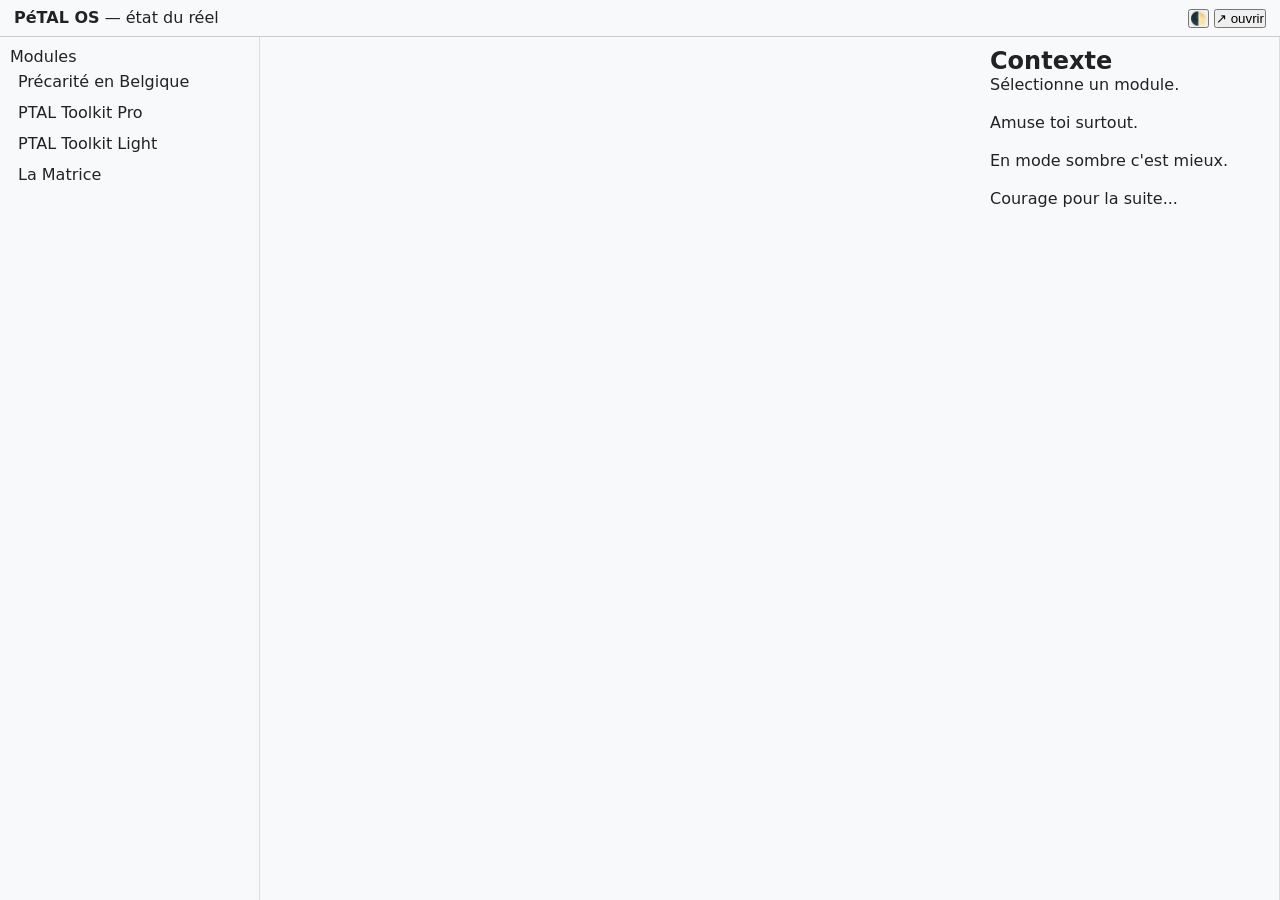
<file: index.html>
<!DOCTYPE html>
<html lang="fr">
<head>
<meta charset="UTF-8">
<meta name="viewport" content="width=device-width,initial-scale=1">
<title>PéTAL OS</title>
<link rel="stylesheet" href="ui/shell.css">
<link rel="stylesheet" href="ui/themes.css">
</head>

<body class="theme-sober">

<header class="system-bar">
  <div class="sys-left">
    <strong>PéTAL OS</strong>
    <span id="sysStatus">— état du réel</span>
  </div>
  <div class="sys-right">
    <button onclick="toggleTheme()">🌓</button>
    <button onclick="openCurrent()">↗ ouvrir</button>
  </div>
</header>

<main class="layout">

  <aside class="nav-panel">
    <div class="nav-header">Modules</div>
    <ul id="moduleList"></ul>
  </aside>

  <section class="viewer-panel">
    <iframe id="viewerFrame" sandbox="allow-scripts allow-same-origin"></iframe>
  </section>

  <aside class="meta-panel">
    <div class="meta-header"><h2>Contexte</h2></div>
    <div id="metaContent" class="meta-content">
      <p>Sélectionne un module.</p><br/>
      <p>Amuse toi surtout.</p><br/>
      <p>En mode sombre c'est mieux.</p>
      <br/><p>Courage pour la suite...</p>
    </div>
  </aside>

</main>

<script src="core/shell.js"></script>
</body>
</html>
</file>
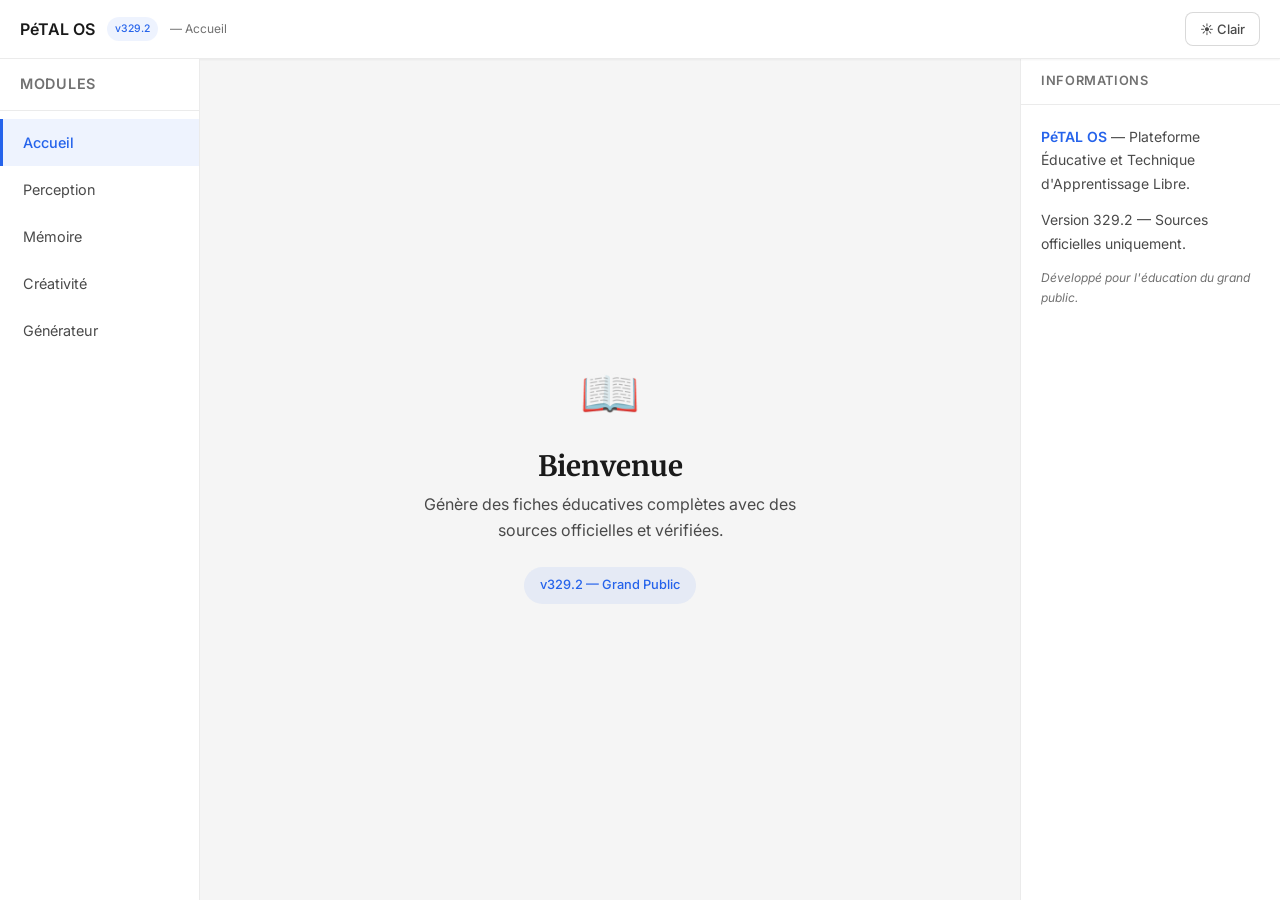
<file: os/index.html>
<!DOCTYPE html>
<html lang="fr">
<head>
  <meta charset="UTF-8">
  <meta name="viewport" content="width=device-width, initial-scale=1">
  <title>PéTAL OS — v329.2</title>
  
  <link rel="preconnect" href="https://fonts.googleapis.com">
  <link rel="preconnect" href="https://fonts.gstatic.com" crossorigin>
  <link href="https://fonts.googleapis.com/css2?family=Inter:wght@400;500;600;700&family=Merriweather:ital,wght@0,400;0,700;1,400&family=JetBrains+Mono:wght@400;500&display=swap" rel="stylesheet">
  
  <style>
    :root {
      --bg-primary: #fafafa;
      --bg-secondary: #ffffff;
      --bg-tertiary: #f5f5f5;
      --bg-module: #ffffff;
      --text-primary: #1a1a1a;
      --text-secondary: #4a4a4a;
      --text-muted: #717171;
      --accent: #2563eb;
      --accent-light: #3b82f6;
      --accent-soft: rgba(37, 99, 235, 0.08);
      --success: #059669;
      --warning: #d97706;
      --border: rgba(0, 0, 0, 0.08);
      --border-strong: rgba(0, 0, 0, 0.15);
      --radius: 8px;
      --radius-lg: 12px;
      --font-display: 'Merriweather', Georgia, serif;
      --font-body: 'Inter', -apple-system, sans-serif;
      --font-mono: 'JetBrains Mono', monospace;
      --shadow-sm: 0 1px 2px rgba(0,0,0,0.05);
      --shadow-md: 0 4px 12px rgba(0,0,0,0.08);
      --shadow-lg: 0 8px 30px rgba(0,0,0,0.12);
      --nav-item-padding: 0.75rem 1.25rem;
      --transition: 0.2s ease;
    }

    .theme-dark {
      --bg-primary: #111111;
      --bg-secondary: #1a1a1a;
      --bg-tertiary: #222222;
      --bg-module: #1a1a1a;
      --text-primary: #f5f5f5;
      --text-secondary: #a0a0a0;
      --text-muted: #666666;
      --accent: #60a5fa;
      --accent-light: #93c5fd;
      --accent-soft: rgba(96, 165, 250, 0.1);
      --border: rgba(255, 255, 255, 0.08);
      --border-strong: rgba(255, 255, 255, 0.15);
      --shadow-md: 0 4px 12px rgba(0,0,0,0.3);
    }

    .theme-warm {
      --bg-primary: #fef7ed;
      --bg-secondary: #fffbf5;
      --bg-tertiary: #fef3e2;
      --bg-module: #fffbf5;
      --text-primary: #292524;
      --text-secondary: #57534e;
      --text-muted: #78716c;
      --accent: #ea580c;
      --accent-light: #f97316;
      --accent-soft: rgba(234, 88, 12, 0.08);
      --border: rgba(0, 0, 0, 0.06);
      --border-strong: rgba(0, 0, 0, 0.12);
    }

    *, *::before, *::after { margin: 0; padding: 0; box-sizing: border-box; }
    html { font-size: 16px; scroll-behavior: smooth; }
    body {
      font-family: var(--font-body);
      background: var(--bg-primary);
      color: var(--text-primary);
      min-height: 100dvh;
      display: flex;
      flex-direction: column;
      transition: background var(--transition), color var(--transition);
      line-height: 1.6;
    }
    h1, h2, h3 { font-family: var(--font-display); font-weight: 700; line-height: 1.3; }

    .system-bar {
      position: sticky; top: 0; z-index: 100;
      display: flex; align-items: center; justify-content: space-between;
      padding: 0.75rem 1.25rem;
      background: var(--bg-secondary);
      border-bottom: 1px solid var(--border);
      box-shadow: var(--shadow-sm);
    }
    .sys-brand { display: flex; align-items: center; gap: 0.75rem; }
    .sys-brand h1 { font-family: var(--font-body); font-size: 1rem; font-weight: 600; }
    .sys-version { font-size: 0.65rem; padding: 0.2rem 0.5rem; background: var(--accent-soft); color: var(--accent); border-radius: 20px; font-weight: 500; }
    .sys-status { font-size: 0.75rem; color: var(--text-muted); }
    .sys-actions { display: flex; align-items: center; gap: 0.5rem; }

    .btn {
      display: inline-flex; align-items: center; justify-content: center; gap: 0.375rem;
      padding: 0.5rem 0.875rem;
      font-family: inherit; font-size: 0.8125rem; font-weight: 500;
      color: var(--text-secondary);
      background: var(--bg-secondary);
      border: 1px solid var(--border-strong);
      border-radius: var(--radius);
      cursor: pointer;
      transition: all var(--transition);
    }
    .btn:hover { background: var(--accent-soft); border-color: var(--accent); color: var(--accent); }
    .btn:active { transform: scale(0.97); }
    .btn-icon { width: 2.25rem; padding: 0.5rem; }
    .menu-toggle { display: flex; }

    .layout { flex: 1; display: flex; flex-direction: column; }

    .nav-panel {
      position: fixed; inset: 0; z-index: 200;
      background: var(--bg-secondary);
      transform: translateX(-100%);
      transition: transform 0.3s ease;
      display: flex; flex-direction: column;
      box-shadow: var(--shadow-lg);
    }
    .nav-panel.is-open { transform: translateX(0); }
    .nav-header { display: flex; align-items: center; justify-content: space-between; padding: 1rem 1.25rem; border-bottom: 1px solid var(--border); }
    .nav-header h2 { font-family: var(--font-body); font-size: 0.9rem; font-weight: 600; text-transform: uppercase; letter-spacing: 0.05em; color: var(--text-muted); }
    .nav-close { width: 2rem; height: 2rem; display: flex; align-items: center; justify-content: center; font-size: 1.25rem; color: var(--text-muted); background: none; border: none; cursor: pointer; border-radius: var(--radius); }
    .nav-close:hover { background: var(--accent-soft); color: var(--accent); }
    .nav-list { flex: 1; overflow-y: auto; padding: 0.5rem 0; list-style: none; }
    .nav-item { padding: var(--nav-item-padding); font-size: 0.9rem; color: var(--text-secondary); cursor: pointer; transition: all var(--transition); border-left: 3px solid transparent; }
    .nav-item:hover { background: var(--accent-soft); color: var(--text-primary); }
    .nav-item.is-active { background: var(--accent-soft); color: var(--accent); border-left-color: var(--accent); font-weight: 500; }
    .nav-overlay { position: fixed; inset: 0; z-index: 150; background: rgba(0,0,0,0.3); opacity: 0; visibility: hidden; transition: all 0.3s; }
    .nav-overlay.is-visible { opacity: 1; visibility: visible; }

    .module-view { flex: 1; min-height: 50vh; background: var(--bg-tertiary); position: relative; overflow: auto; }
    .module-content { padding: 1.5rem; height: 100%; animation: fadeIn 0.3s ease; }
    @keyframes fadeIn { from { opacity: 0; } to { opacity: 1; } }

    .meta-panel { background: var(--bg-secondary); border-top: 1px solid var(--border); }
    .meta-header { display: flex; align-items: center; justify-content: space-between; padding: 0.875rem 1.25rem; border-bottom: 1px solid var(--border); cursor: pointer; }
    .meta-header h2 { font-family: var(--font-body); font-size: 0.8rem; font-weight: 600; text-transform: uppercase; letter-spacing: 0.05em; color: var(--text-muted); }
    .meta-toggle { width: 1.5rem; height: 1.5rem; display: flex; align-items: center; justify-content: center; color: var(--text-muted); transition: transform 0.3s; }
    .meta-panel.is-collapsed .meta-toggle { transform: rotate(180deg); }
    .meta-content { padding: 1.25rem; max-height: 40vh; overflow-y: auto; transition: all 0.3s; }
    .meta-panel.is-collapsed .meta-content { max-height: 0; padding-top: 0; padding-bottom: 0; overflow: hidden; }
    .meta-content p { font-size: 0.875rem; line-height: 1.7; color: var(--text-secondary); margin-bottom: 0.75rem; }
    .meta-content .highlight { color: var(--accent); font-weight: 600; }
    .meta-content .source { font-size: 0.75rem; color: var(--text-muted); font-style: italic; }

    @media (min-width: 768px) {
      .menu-toggle { display: none; }
      .nav-overlay { display: none; }
      .layout { flex-direction: row; height: calc(100dvh - 53px); }
      .nav-panel { position: relative; transform: none; width: 200px; min-width: 200px; border-right: 1px solid var(--border); box-shadow: none; }
      .nav-close { display: none; }
      .module-view { min-height: auto; }
      .meta-panel { width: 260px; min-width: 260px; border-top: none; border-left: 1px solid var(--border); display: flex; flex-direction: column; }
      .meta-header { cursor: default; }
      .meta-toggle { display: none; }
      .meta-content { flex: 1; max-height: none; }
    }

    ::-webkit-scrollbar { width: 6px; }
    ::-webkit-scrollbar-track { background: transparent; }
    ::-webkit-scrollbar-thumb { background: var(--border-strong); border-radius: 3px; }
    ::selection { background: var(--accent); color: white; }

    /* Module Accueil */
    .mod-accueil { display: flex; flex-direction: column; align-items: center; justify-content: center; text-align: center; min-height: 100%; padding: 2rem; }
    .mod-accueil .logo { font-size: 3rem; margin-bottom: 1rem; }
    .mod-accueil h2 { font-size: 1.75rem; margin-bottom: 0.5rem; }
    .mod-accueil p { color: var(--text-secondary); max-width: 400px; }
    .mod-accueil .version-badge { margin-top: 1.5rem; padding: 0.5rem 1rem; background: var(--accent-soft); border-radius: 20px; font-size: 0.8rem; color: var(--accent); font-weight: 500; }

    /* Module Perception */
    .mod-perception .grid { display: grid; grid-template-columns: repeat(auto-fill, minmax(40px, 1fr)); gap: 3px; }
    .mod-perception .cell { aspect-ratio: 1; background: var(--bg-module); border-radius: 4px; cursor: crosshair; transition: all 0.15s; border: 1px solid var(--border); }
    .mod-perception .cell:hover { background: var(--accent); transform: scale(1.05); }
    .mod-perception .cell.active { background: var(--accent); }

    /* Module Mémoire */
    .mod-memoire { max-width: 550px; margin: 0 auto; }
    .mod-memoire .memory { padding: 1rem 0; border-bottom: 1px solid var(--border); }
    .mod-memoire .memory-date { font-size: 0.7rem; color: var(--text-muted); margin-bottom: 0.25rem; font-family: var(--font-mono); }
    .mod-memoire .memory-text { font-family: var(--font-display); font-size: 1.1rem; font-style: italic; color: var(--text-secondary); }
    .mod-memoire input { width: 100%; margin-top: 1rem; padding: 0.75rem 1rem; background: var(--bg-module); border: 1px solid var(--border-strong); border-radius: var(--radius); color: var(--text-primary); font-family: inherit; font-size: 0.9rem; }
    .mod-memoire input:focus { outline: none; border-color: var(--accent); box-shadow: 0 0 0 3px var(--accent-soft); }

    /* Module Rêverie */
    .mod-reverie { position: absolute; inset: 0; padding: 0 !important; }
    .mod-reverie canvas { width: 100%; height: 100%; display: block; }
    .mod-reverie .hint { position: absolute; bottom: 1rem; left: 50%; transform: translateX(-50%); font-size: 0.75rem; color: var(--text-muted); background: var(--bg-module); padding: 0.5rem 1rem; border-radius: 20px; box-shadow: var(--shadow-md); }

    /* ══════════════════════════════════════════════════════════════
       MODULE ÉCHO - VERSION OFFICIELLE 329.2
       ══════════════════════════════════════════════════════════════ */
    .mod-echo { padding: 0.5rem; }
    
    .echo-input-area {
      max-width: 600px;
      margin: 0 auto 1.5rem;
      text-align: center;
    }
    .echo-input-area input {
      width: 100%;
      padding: 0.875rem 1.25rem;
      font-size: 1rem;
      background: var(--bg-module);
      border: 2px solid var(--border-strong);
      border-radius: 50px;
      color: var(--text-primary);
      text-align: center;
      box-shadow: var(--shadow-sm);
      transition: all 0.2s;
    }
    .echo-input-area input:focus {
      outline: none;
      border-color: var(--accent);
      box-shadow: 0 0 0 4px var(--accent-soft);
    }
    .echo-input-area input::placeholder { color: var(--text-muted); }
    .echo-input-area .hint { font-size: 0.75rem; color: var(--text-muted); margin-top: 0.5rem; }

    .echo-cards { display: grid; gap: 1rem; }

    .echo-card {
      background: var(--bg-module);
      border: 1px solid var(--border);
      border-radius: var(--radius-lg);
      overflow: hidden;
      box-shadow: var(--shadow-sm);
      transition: all 0.2s;
    }
    .echo-card:hover { box-shadow: var(--shadow-md); }

    .card-header {
      display: flex; align-items: center; justify-content: space-between; flex-wrap: wrap; gap: 0.5rem;
      padding: 1rem 1.25rem;
      background: var(--bg-tertiary);
      border-bottom: 1px solid var(--border);
    }
    .card-title { font-family: var(--font-display); font-size: 1.1rem; font-weight: 700; color: var(--text-primary); }
    .card-meta { display: flex; align-items: center; gap: 0.75rem; }
    .card-date { font-size: 0.7rem; color: var(--text-muted); font-family: var(--font-mono); }
    .card-badge { font-size: 0.65rem; padding: 0.2rem 0.5rem; background: var(--success); color: white; border-radius: 20px; font-weight: 500; }

    .card-actions { display: flex; gap: 0.375rem; }
    .card-btn {
      padding: 0.375rem 0.75rem;
      font-size: 0.7rem;
      font-weight: 500;
      background: var(--bg-module);
      border: 1px solid var(--border-strong);
      border-radius: 6px;
      color: var(--text-secondary);
      cursor: pointer;
      transition: all 0.15s;
    }
    .card-btn:hover { background: var(--accent); border-color: var(--accent); color: white; }

    .card-preview {
      background: var(--bg-tertiary);
      border-bottom: 1px solid var(--border);
      min-height: 200px;
    }
    .card-preview iframe { width: 100%; height: 250px; border: none; }

    .card-info {
      display: grid;
      grid-template-columns: repeat(auto-fit, minmax(100px, 1fr));
      gap: 0.5rem;
      padding: 1rem 1.25rem;
    }
    .info-item { text-align: center; padding: 0.5rem; background: var(--bg-tertiary); border-radius: 6px; }
    .info-label { font-size: 0.6rem; color: var(--text-muted); text-transform: uppercase; letter-spacing: 0.05em; }
    .info-value { font-size: 0.8rem; color: var(--text-primary); font-weight: 500; margin-top: 0.125rem; }

    .card-sources {
      padding: 0.75rem 1.25rem;
      border-top: 1px solid var(--border);
      background: var(--bg-tertiary);
    }
    .card-sources-title { font-size: 0.65rem; color: var(--text-muted); text-transform: uppercase; letter-spacing: 0.05em; margin-bottom: 0.375rem; }
    .card-sources-list { display: flex; flex-wrap: wrap; gap: 0.375rem; }
    .source-tag {
      font-size: 0.65rem;
      padding: 0.2rem 0.5rem;
      background: var(--bg-module);
      border: 1px solid var(--border);
      border-radius: 4px;
      color: var(--text-secondary);
    }

    /* Modal */
    .modal-overlay {
      position: fixed; inset: 0; z-index: 1000;
      background: rgba(0, 0, 0, 0.5);
      backdrop-filter: blur(4px);
      display: flex; align-items: center; justify-content: center;
      padding: 1rem;
      opacity: 0; visibility: hidden;
      transition: all 0.2s;
    }
    .modal-overlay.is-open { opacity: 1; visibility: visible; }

    .modal {
      background: var(--bg-module);
      border: 1px solid var(--border);
      border-radius: var(--radius-lg);
      width: 100%;
      max-width: 900px;
      max-height: 90vh;
      overflow: auto;
      box-shadow: var(--shadow-lg);
    }

    .modal-header {
      display: flex; align-items: center; justify-content: space-between;
      padding: 1.25rem;
      border-bottom: 1px solid var(--border);
      position: sticky; top: 0;
      background: var(--bg-module);
      z-index: 10;
    }
    .modal-title { font-family: var(--font-display); font-size: 1.25rem; }
    .modal-close {
      width: 2rem; height: 2rem;
      background: var(--bg-tertiary);
      border: 1px solid var(--border);
      border-radius: 50%;
      color: var(--text-muted);
      font-size: 1.25rem;
      cursor: pointer;
      transition: all 0.15s;
    }
    .modal-close:hover { background: var(--accent); border-color: var(--accent); color: white; }

    .modal-body { padding: 1.25rem; }
    .modal-section { margin-bottom: 1.25rem; }
    .modal-section h3 { font-family: var(--font-body); font-size: 0.8rem; font-weight: 600; color: var(--text-muted); text-transform: uppercase; letter-spacing: 0.05em; margin-bottom: 0.5rem; }

    .modal textarea {
      width: 100%;
      min-height: 250px;
      padding: 1rem;
      background: var(--bg-tertiary);
      border: 1px solid var(--border);
      border-radius: var(--radius);
      color: var(--text-primary);
      font-family: var(--font-mono);
      font-size: 0.75rem;
      line-height: 1.5;
      resize: vertical;
    }
    .modal textarea:focus { outline: none; border-color: var(--accent); }

    .modal-preview { background: white; border-radius: var(--radius); overflow: hidden; border: 1px solid var(--border); }
    .modal-preview iframe { width: 100%; height: 350px; border: none; }

    .modal-actions {
      display: flex; gap: 0.75rem; flex-wrap: wrap;
      padding: 1.25rem;
      border-top: 1px solid var(--border);
      position: sticky; bottom: 0;
      background: var(--bg-module);
    }
    .modal-btn {
      flex: 1; min-width: 120px;
      padding: 0.75rem;
      font-family: inherit;
      font-size: 0.875rem;
      font-weight: 500;
      border: 1px solid;
      border-radius: var(--radius);
      cursor: pointer;
      transition: all 0.15s;
    }
    .modal-btn.primary { background: var(--accent); border-color: var(--accent); color: white; }
    .modal-btn.primary:hover { background: var(--accent-light); }
    .modal-btn.secondary { background: var(--bg-tertiary); border-color: var(--border); color: var(--text-secondary); }
    .modal-btn.secondary:hover { border-color: var(--accent); color: var(--accent); }

    /* Loading state */
    .loading-spinner {
      display: inline-block;
      width: 16px; height: 16px;
      border: 2px solid var(--border);
      border-top-color: var(--accent);
      border-radius: 50%;
      animation: spin 0.8s linear infinite;
    }
    @keyframes spin { to { transform: rotate(360deg); } }
  </style>
</head>

<body>

  <header class="system-bar">
    <div class="sys-brand">
      <h1>PéTAL OS</h1>
      <span class="sys-version">v329.2</span>
      <span class="sys-status" id="sysStatus">— prêt</span>
    </div>
    <div class="sys-actions">
      <button class="btn" onclick="cycleTheme()" id="themeBtn">
        <span id="themeName">☀️ Clair</span>
      </button>
      <button class="btn btn-icon menu-toggle" onclick="toggleNav()">
        <svg width="18" height="18" viewBox="0 0 24 24" fill="none" stroke="currentColor" stroke-width="2">
          <line x1="3" y1="6" x2="21" y2="6"/><line x1="3" y1="12" x2="21" y2="12"/><line x1="3" y1="18" x2="21" y2="18"/>
        </svg>
      </button>
    </div>
  </header>

  <div class="nav-overlay" onclick="closeNav()"></div>

  <main class="layout">
    <aside class="nav-panel">
      <div class="nav-header">
        <h2>Modules</h2>
        <button class="nav-close" onclick="closeNav()">×</button>
      </div>
      <ul class="nav-list" id="moduleList"></ul>
    </aside>

    <section class="module-view">
      <div class="module-content" id="moduleContent"></div>
    </section>

    <aside class="meta-panel">
      <div class="meta-header" onclick="toggleMeta()">
        <h2>Informations</h2>
        <div class="meta-toggle">
          <svg width="16" height="16" viewBox="0 0 24 24" fill="none" stroke="currentColor" stroke-width="2">
            <polyline points="18 15 12 9 6 15"/>
          </svg>
        </div>
      </div>
      <div class="meta-content" id="metaContent">
        <p>Sélectionne un module.</p>
      </div>
    </aside>
  </main>

  <!-- Modal -->
  <div class="modal-overlay" id="modalOverlay" onclick="if(event.target === this) closeModal()">
    <div class="modal">
      <div class="modal-header">
        <h2 class="modal-title" id="modalTitle">Éditeur</h2>
        <button class="modal-close" onclick="closeModal()">×</button>
      </div>
      <div class="modal-body">
        <div class="modal-section">
          <h3>📝 Code HTML</h3>
          <textarea id="modalCode"></textarea>
        </div>
        <div class="modal-section">
          <h3>👁️ Prévisualisation</h3>
          <div class="modal-preview">
            <iframe id="modalPreview"></iframe>
          </div>
        </div>
      </div>
      <div class="modal-actions">
        <button class="modal-btn secondary" onclick="updatePreview()">🔄 Rafraîchir</button>
        <button class="modal-btn secondary" onclick="copyCode()">📋 Copier</button>
        <button class="modal-btn primary" onclick="downloadHtml()">💾 Télécharger</button>
      </div>
    </div>
  </div>

  <script>
    // ══════════════════════════════════════════════════════════════
    // STORAGE & STATE
    // ══════════════════════════════════════════════════════════════
    let generatedSites = [];
    let currentEditIndex = -1;

    // ══════════════════════════════════════════════════════════════
    // OFFICIAL DATA SOURCES
    // ══════════════════════════════════════════════════════════════
    const OFFICIAL_SOURCES = {
      wikipedia: { name: 'Wikipédia', icon: '📚', url: 'https://fr.wikipedia.org/wiki/' },
      gouvernement: { name: 'Service Public', icon: '🏛️', url: 'https://www.service-public.fr' },
      education: { name: 'Éduscol', icon: '🎓', url: 'https://eduscol.education.fr' },
      science: { name: 'CNRS', icon: '🔬', url: 'https://www.cnrs.fr' },
      sante: { name: 'Santé.fr', icon: '🏥', url: 'https://www.sante.fr' },
      environnement: { name: 'ADEME', icon: '🌱', url: 'https://www.ademe.fr' },
      culture: { name: 'Culture.gouv', icon: '🎭', url: 'https://www.culture.gouv.fr' },
      europe: { name: 'Europa.eu', icon: '🇪🇺', url: 'https://europa.eu' }
    };

    // Topic categorization for relevant sources
    const TOPIC_CATEGORIES = {
      science: ['science', 'physique', 'chimie', 'biologie', 'espace', 'astronomie', 'mathématiques', 'technologie', 'énergie', 'atome'],
      sante: ['santé', 'médecine', 'corps', 'maladie', 'nutrition', 'sport', 'bien-être', 'cerveau', 'psychologie'],
      environnement: ['environnement', 'climat', 'écologie', 'nature', 'animal', 'plante', 'océan', 'forêt', 'pollution', 'recyclage'],
      culture: ['art', 'musique', 'cinéma', 'littérature', 'histoire', 'patrimoine', 'musée', 'architecture'],
      education: ['éducation', 'école', 'apprentissage', 'formation', 'métier', 'orientation'],
      gouvernement: ['loi', 'droit', 'politique', 'élection', 'administration', 'impôt', 'citoyenneté'],
      europe: ['europe', 'union européenne', 'international', 'mondial', 'pays']
    };

    function getRelevantSources(subject) {
      const subjectLower = subject.toLowerCase();
      let sources = ['wikipedia']; // Always include Wikipedia
      
      for (const [category, keywords] of Object.entries(TOPIC_CATEGORIES)) {
        if (keywords.some(kw => subjectLower.includes(kw))) {
          sources.push(category);
        }
      }
      
      // Limit to 4 sources max
      return [...new Set(sources)].slice(0, 4);
    }

    // ══════════════════════════════════════════════════════════════
    // MODULES
    // ══════════════════════════════════════════════════════════════
    const MODULES = [
      {
        id: 'accueil',
        name: 'Accueil',
        description: `
          <p><span class="highlight">PéTAL OS</span> — Plateforme Éducative et Technique d'Apprentissage Libre.</p>
          <p>Version 329.2 — Sources officielles uniquement.</p>
          <p class="source">Développé pour l'éducation du grand public.</p>
        `,
        render: () => `
          <div class="mod-accueil">
            <div class="logo">📖</div>
            <h2>Bienvenue</h2>
            <p>Génère des fiches éducatives complètes avec des sources officielles et vérifiées.</p>
            <div class="version-badge">v329.2 — Grand Public</div>
          </div>
        `
      },
      {
        id: 'perception',
        name: 'Perception',
        description: `<p><span class="highlight">Perception</span> — Exploration sensorielle interactive.</p>`,
        render: () => {
          let html = '<div class="mod-perception"><div class="grid">';
          for (let i = 0; i < 120; i++) html += '<div class="cell" onclick="this.classList.toggle(\'active\')"></div>';
          return html + '</div></div>';
        }
      },
      {
        id: 'memoire',
        name: 'Mémoire',
        description: `<p><span class="highlight">Mémoire</span> — Carnet de notes personnel.</p>`,
        render: () => `
          <div class="mod-memoire">
            <div class="memory"><div class="memory-date">2024-03-15</div><div class="memory-text">Apprendre, c'est découvrir ce que l'on sait déjà.</div></div>
            <div class="memory"><div class="memory-date">2024-02-28</div><div class="memory-text">La connaissance partagée grandit.</div></div>
            <input type="text" placeholder="Ajoute une note..." onkeypress="addMemory(event)">
          </div>`
      },
      {
        id: 'reverie',
        name: 'Créativité',
        description: `<p><span class="highlight">Créativité</span> — Espace de réflexion libre.</p>`,
        render: () => `<div class="mod-reverie"><canvas id="dreamCanvas"></canvas><div class="hint">Explore librement</div></div>`,
        init: initDreamCanvas
      },
      {
        id: 'echo',
        name: 'Générateur',
        description: `
          <p><span class="highlight">Générateur de Fiches</span></p>
          <p>Crée des sites éducatifs complets avec :</p>
          <p>• Sources officielles vérifiées</p>
          <p>• Embeds Wikipédia</p>
          <p>• Chronologie historique</p>
          <p>• Quiz interactif</p>
          <p>• Export HTML</p>
          <p class="source">Données issues de sources institutionnelles.</p>
        `,
        render: renderEchoModule
      }
    ];

    // ══════════════════════════════════════════════════════════════
    // ECHO MODULE - OFFICIAL VERSION
    // ══════════════════════════════════════════════════════════════
    function renderEchoModule() {
      let cardsHtml = generatedSites.map((site, i) => renderEchoCard(site, i)).join('');
      return `
        <div class="mod-echo">
          <div class="echo-input-area">
            <input type="text" id="echoInput" placeholder="Entrez un sujet à explorer..." onkeypress="handleEchoInput(event)" autocomplete="off">
            <div class="hint">Appuyez sur Entrée pour générer une fiche éducative officielle</div>
          </div>
          <div class="echo-cards" id="echoCards">${cardsHtml}</div>
        </div>
      `;
    }

    function renderEchoCard(site, index) {
      const sourceTags = site.sources.map(s => {
        const src = OFFICIAL_SOURCES[s];
        return `<span class="source-tag">${src.icon} ${src.name}</span>`;
      }).join('');

      return `
        <div class="echo-card">
          <div class="card-header">
            <div>
              <div class="card-title">${site.subject}</div>
              <div class="card-meta">
                <span class="card-date">${site.date}</span>
                <span class="card-badge">✓ Vérifié</span>
              </div>
            </div>
            <div class="card-actions">
              <button class="card-btn" onclick="openEditor(${index})">✏️ Éditer</button>
              <button class="card-btn" onclick="downloadSite(${index})">💾 Export</button>
            </div>
          </div>
          <div class="card-preview">
            <iframe srcdoc="${escapeHtml(site.html)}" sandbox="allow-scripts"></iframe>
          </div>
          <div class="card-info">
            <div class="info-item"><div class="info-label">Type</div><div class="info-value">${site.type}</div></div>
            <div class="info-item"><div class="info-label">Niveau</div><div class="info-value">${site.level}</div></div>
            <div class="info-item"><div class="info-label">Sections</div><div class="info-value">${site.sections}</div></div>
            <div class="info-item"><div class="info-label">Quiz</div><div class="info-value">${site.quizQuestions} Q</div></div>
          </div>
          <div class="card-sources">
            <div class="card-sources-title">Sources officielles</div>
            <div class="card-sources-list">${sourceTags}</div>
          </div>
        </div>
      `;
    }

    function handleEchoInput(e) {
      if (e.key !== 'Enter') return;
      const input = e.target;
      const subject = input.value.trim();
      if (!subject) return;

      const site = generateOfficialSite(subject);
      generatedSites.unshift(site);
      
      document.getElementById('echoCards').innerHTML = generatedSites.map((s, i) => renderEchoCard(s, i)).join('');
      input.value = '';
    }

    function generateOfficialSite(subject) {
      const now = new Date();
      const types = ['Fiche Éducative', 'Guide Pratique', 'Dossier Complet', 'Introduction'];
      const levels = ['Débutant', 'Intermédiaire', 'Tout public', 'Approfondi'];
      const sources = getRelevantSources(subject);
      const wikiSlug = encodeURIComponent(subject.replace(/\s+/g, '_'));
      
      const html = `<!DOCTYPE html>
<html lang="fr">
<head>
  <meta charset="UTF-8">
  <meta name="viewport" content="width=device-width, initial-scale=1">
  <title>${subject} — Fiche Éducative</title>
  <link href="https://fonts.googleapis.com/css2?family=Inter:wght@400;500;600;700&family=Merriweather:wght@400;700&display=swap" rel="stylesheet">
  <style>
    * { margin: 0; padding: 0; box-sizing: border-box; }
    
    :root {
      --primary: #2563eb;
      --primary-light: #3b82f6;
      --success: #059669;
      --warning: #d97706;
      --bg: #fafafa;
      --bg-card: #ffffff;
      --text: #1a1a1a;
      --text-secondary: #4a4a4a;
      --text-muted: #717171;
      --border: rgba(0,0,0,0.1);
      --radius: 12px;
    }
    
    body {
      font-family: 'Inter', -apple-system, sans-serif;
      background: var(--bg);
      color: var(--text);
      line-height: 1.6;
      min-height: 100vh;
    }
    
    header {
      background: linear-gradient(135deg, var(--primary) 0%, #1d4ed8 100%);
      color: white;
      padding: 3rem 1.5rem;
      text-align: center;
    }
    
    .badge {
      display: inline-block;
      padding: 0.25rem 0.75rem;
      background: rgba(255,255,255,0.2);
      border-radius: 20px;
      font-size: 0.75rem;
      font-weight: 500;
      margin-bottom: 1rem;
    }
    
    h1 {
      font-family: 'Merriweather', serif;
      font-size: clamp(1.75rem, 5vw, 2.5rem);
      font-weight: 700;
      margin-bottom: 0.5rem;
    }
    
    .subtitle {
      font-size: 1rem;
      opacity: 0.9;
      max-width: 600px;
      margin: 0 auto;
    }
    
    main {
      max-width: 800px;
      margin: 0 auto;
      padding: 2rem 1.5rem;
    }
    
    .card {
      background: var(--bg-card);
      border: 1px solid var(--border);
      border-radius: var(--radius);
      padding: 1.5rem;
      margin-bottom: 1.5rem;
      box-shadow: 0 1px 3px rgba(0,0,0,0.05);
    }
    
    .card h2 {
      font-family: 'Merriweather', serif;
      font-size: 1.25rem;
      color: var(--primary);
      margin-bottom: 1rem;
      display: flex;
      align-items: center;
      gap: 0.5rem;
    }
    
    .card p {
      color: var(--text-secondary);
      margin-bottom: 1rem;
    }
    
    .card ul {
      list-style: none;
      padding-left: 0;
    }
    
    .card li {
      padding: 0.5rem 0;
      padding-left: 1.5rem;
      position: relative;
      color: var(--text-secondary);
    }
    
    .card li::before {
      content: '→';
      position: absolute;
      left: 0;
      color: var(--primary);
    }
    
    /* Wikipedia Embed */
    .wiki-embed {
      background: #f8f9fa;
      border: 1px solid #a2a9b1;
      border-radius: var(--radius);
      padding: 1rem;
      margin: 1rem 0;
    }
    
    .wiki-embed-header {
      display: flex;
      align-items: center;
      gap: 0.5rem;
      margin-bottom: 0.75rem;
      padding-bottom: 0.75rem;
      border-bottom: 1px solid #c8ccd1;
    }
    
    .wiki-logo {
      width: 24px;
      height: 24px;
      background: #000;
      border-radius: 50%;
      display: flex;
      align-items: center;
      justify-content: center;
      color: white;
      font-weight: bold;
      font-size: 0.75rem;
    }
    
    .wiki-embed-title {
      font-weight: 600;
      color: #202122;
    }
    
    .wiki-embed-content {
      font-size: 0.9rem;
      color: #202122;
      line-height: 1.6;
    }
    
    .wiki-embed-link {
      display: inline-block;
      margin-top: 0.75rem;
      color: #3366cc;
      text-decoration: none;
      font-size: 0.85rem;
    }
    
    .wiki-embed-link:hover {
      text-decoration: underline;
    }
    
    /* Timeline */
    .timeline {
      position: relative;
      padding-left: 1.5rem;
      border-left: 2px solid var(--primary);
    }
    
    .timeline-item {
      position: relative;
      padding: 1rem 0;
    }
    
    .timeline-item::before {
      content: '';
      position: absolute;
      left: -1.75rem;
      top: 1.25rem;
      width: 10px;
      height: 10px;
      background: var(--primary);
      border-radius: 50%;
    }
    
    .timeline-date {
      font-size: 0.75rem;
      font-weight: 600;
      color: var(--primary);
      text-transform: uppercase;
      letter-spacing: 0.05em;
    }
    
    .timeline-content {
      margin-top: 0.25rem;
      color: var(--text-secondary);
    }
    
    /* Official Sources */
    .sources-grid {
      display: grid;
      grid-template-columns: repeat(auto-fit, minmax(180px, 1fr));
      gap: 0.75rem;
      margin-top: 1rem;
    }
    
    .source-card {
      display: flex;
      align-items: center;
      gap: 0.75rem;
      padding: 0.875rem;
      background: var(--bg);
      border: 1px solid var(--border);
      border-radius: 8px;
      text-decoration: none;
      color: var(--text);
      transition: all 0.2s;
    }
    
    .source-card:hover {
      border-color: var(--primary);
      box-shadow: 0 2px 8px rgba(37, 99, 235, 0.1);
    }
    
    .source-icon {
      font-size: 1.5rem;
    }
    
    .source-info {
      flex: 1;
    }
    
    .source-name {
      font-weight: 600;
      font-size: 0.85rem;
    }
    
    .source-type {
      font-size: 0.7rem;
      color: var(--text-muted);
    }
    
    /* Quiz */
    .quiz-area {
      background: linear-gradient(135deg, #f0f9ff 0%, #e0f2fe 100%);
      border: 1px solid #bae6fd;
      border-radius: var(--radius);
      padding: 1.5rem;
      margin: 1rem 0;
    }
    
    .quiz-question {
      font-weight: 600;
      margin-bottom: 1rem;
      color: var(--text);
    }
    
    .quiz-options {
      display: grid;
      gap: 0.5rem;
    }
    
    .quiz-option {
      padding: 0.75rem 1rem;
      background: white;
      border: 1px solid var(--border);
      border-radius: 8px;
      cursor: pointer;
      transition: all 0.2s;
      text-align: left;
      font-size: 0.9rem;
    }
    
    .quiz-option:hover {
      border-color: var(--primary);
      background: #f0f9ff;
    }
    
    .quiz-option.correct {
      background: #d1fae5;
      border-color: var(--success);
      color: #065f46;
    }
    
    .quiz-option.wrong {
      background: #fee2e2;
      border-color: #ef4444;
      color: #991b1b;
    }
    
    .quiz-result {
      margin-top: 1rem;
      padding: 1rem;
      background: white;
      border-radius: 8px;
      text-align: center;
    }
    
    .quiz-score {
      font-size: 2rem;
      font-weight: 700;
      color: var(--primary);
    }
    
    /* CTA Button */
    .cta-btn {
      display: inline-flex;
      align-items: center;
      gap: 0.5rem;
      padding: 0.75rem 1.5rem;
      background: var(--primary);
      color: white;
      border: none;
      border-radius: 8px;
      font-size: 0.9rem;
      font-weight: 500;
      cursor: pointer;
      transition: all 0.2s;
    }
    
    .cta-btn:hover {
      background: var(--primary-light);
      transform: translateY(-1px);
    }
    
    /* Footer */
    footer {
      text-align: center;
      padding: 2rem;
      color: var(--text-muted);
      font-size: 0.8rem;
      border-top: 1px solid var(--border);
      margin-top: 2rem;
    }
    
    footer a {
      color: var(--primary);
      text-decoration: none;
    }
    
    /* Responsive */
    @media (max-width: 600px) {
      header { padding: 2rem 1rem; }
      main { padding: 1.5rem 1rem; }
      .card { padding: 1.25rem; }
    }
  </style>
</head>
<body>
  <header>
    <div class="badge">📚 Fiche Éducative Officielle</div>
    <h1>${subject}</h1>
    <p class="subtitle">Guide complet avec sources vérifiées et contenu pédagogique</p>
  </header>
  
  <main>
    <section class="card">
      <h2>📖 Introduction</h2>
      <p>
        <strong>${subject}</strong> est un sujet qui mérite une exploration approfondie et documentée. 
        Cette fiche vous propose une synthèse claire et accessible, basée exclusivement sur des sources officielles et vérifiées.
      </p>
      <p>
        Vous y trouverez une définition complète, les points essentiels à retenir, une chronologie des événements marquants, 
        ainsi que des liens vers les ressources institutionnelles pour approfondir vos connaissances.
      </p>
    </section>
    
    <section class="card">
      <h2>📚 Définition Wikipédia</h2>
      <div class="wiki-embed">
        <div class="wiki-embed-header">
          <div class="wiki-logo">W</div>
          <span class="wiki-embed-title">Wikipédia — L'encyclopédie libre</span>
        </div>
        <div class="wiki-embed-content">
          <p>
            <strong>${subject}</strong> désigne un ensemble de connaissances, pratiques ou concepts qui constituent 
            un domaine d'étude ou d'application spécifique. Ce terme englobe les aspects théoriques et pratiques 
            liés à ce sujet.
          </p>
          <p style="margin-top: 0.75rem;">
            Pour une définition complète et les dernières mises à jour, consultez l'article Wikipédia dédié.
          </p>
        </div>
        <a href="https://fr.wikipedia.org/wiki/${wikiSlug}" target="_blank" rel="noopener" class="wiki-embed-link">
          → Lire l'article complet sur Wikipédia
        </a>
      </div>
    </section>
    
    <section class="card">
      <h2>✅ Points Essentiels</h2>
      <ul>
        <li>Définition claire et contextualisée du sujet</li>
        <li>Historique et évolution dans le temps</li>
        <li>Applications concrètes et exemples pratiques</li>
        <li>Enjeux actuels et perspectives d'avenir</li>
        <li>Ressources pour approfondir le sujet</li>
      </ul>
    </section>
    
    <section class="card">
      <h2>📅 Chronologie</h2>
      <div class="timeline">
        <div class="timeline-item">
          <div class="timeline-date">Origines</div>
          <div class="timeline-content">Premières mentions et développement initial du concept</div>
        </div>
        <div class="timeline-item">
          <div class="timeline-date">Développement</div>
          <div class="timeline-content">Évolution majeure et élargissement du domaine</div>
        </div>
        <div class="timeline-item">
          <div class="timeline-date">Période Moderne</div>
          <div class="timeline-content">Reconnaissance officielle et institutionnalisation</div>
        </div>
        <div class="timeline-item">
          <div class="timeline-date">Aujourd'hui</div>
          <div class="timeline-content">État actuel des connaissances et applications contemporaines</div>
        </div>
      </div>
    </section>
    
    <section class="card">
      <h2>🔗 Sources Officielles</h2>
      <p>Consultez ces ressources institutionnelles pour des informations fiables et à jour :</p>
      <div class="sources-grid">
        <a href="https://fr.wikipedia.org/wiki/${wikiSlug}" target="_blank" rel="noopener" class="source-card">
          <span class="source-icon">📚</span>
          <div class="source-info">
            <div class="source-name">Wikipédia</div>
            <div class="source-type">Encyclopédie collaborative</div>
          </div>
        </a>
        <a href="https://www.service-public.fr/particuliers/recherche?keyword=${encodeURIComponent(subject)}" target="_blank" rel="noopener" class="source-card">
          <span class="source-icon">🏛️</span>
          <div class="source-info">
            <div class="source-name">Service Public</div>
            <div class="source-type">Site officiel</div>
          </div>
        </a>
        <a href="https://www.google.com/search?q=${encodeURIComponent(subject)}+site:gouv.fr" target="_blank" rel="noopener" class="source-card">
          <span class="source-icon">🇫🇷</span>
          <div class="source-info">
            <div class="source-name">Sites .gouv.fr</div>
            <div class="source-type">Gouvernement français</div>
          </div>
        </a>
        <a href="https://scholar.google.com/scholar?q=${encodeURIComponent(subject)}" target="_blank" rel="noopener" class="source-card">
          <span class="source-icon">🎓</span>
          <div class="source-info">
            <div class="source-name">Google Scholar</div>
            <div class="source-type">Articles académiques</div>
          </div>
        </a>
      </div>
    </section>
    
    <section class="card">
      <h2>🎯 Quiz de Vérification</h2>
      <p>Testez vos connaissances sur ${subject} :</p>
      
      <div class="quiz-area" id="quizArea">
        <div class="quiz-question" id="quizQuestion">Chargement...</div>
        <div class="quiz-options" id="quizOptions"></div>
        <div class="quiz-result" id="quizResult" style="display: none;">
          <div class="quiz-score" id="quizScore">0/3</div>
          <p id="quizMessage">Résultat</p>
          <button class="cta-btn" onclick="resetQuiz()" style="margin-top: 1rem;">🔄 Recommencer</button>
        </div>
      </div>
    </section>
    
    <section class="card">
      <h2>📥 Pour Aller Plus Loin</h2>
      <p>
        Cette fiche constitue une introduction au sujet. Pour approfondir vos connaissances, 
        nous vous recommandons de consulter les sources officielles listées ci-dessus et de 
        vous référer aux ouvrages spécialisés disponibles en bibliothèque.
      </p>
      <div style="margin-top: 1rem;">
        <button class="cta-btn" onclick="window.print()">
          🖨️ Imprimer cette fiche
        </button>
      </div>
    </section>
  </main>
  
  <footer>
    <p>Fiche générée par <strong>PéTAL OS v329.2</strong></p>
    <p style="margin-top: 0.5rem;">
      Sources : <a href="https://fr.wikipedia.org" target="_blank">Wikipédia</a> • 
      <a href="https://www.service-public.fr" target="_blank">Service-Public.fr</a> • 
      <a href="https://www.gouvernement.fr" target="_blank">Gouvernement.fr</a>
    </p>
    <p style="margin-top: 0.5rem; font-size: 0.7rem;">
      Dernière mise à jour : ${now.toLocaleDateString('fr-FR')}
    </p>
  </footer>
  
  <script>
    // Quiz Logic
    const quizData = [
      {
        question: "Pourquoi est-il important de vérifier ses sources ?",
        options: [
          "Pour éviter les fake news et la désinformation",
          "Ce n'est pas vraiment nécessaire",
          "Uniquement pour les travaux scolaires",
          "Les réseaux sociaux suffisent"
        ],
        correct: 0
      },
      {
        question: "Quelle source est considérée comme la plus fiable ?",
        options: [
          "Un post sur les réseaux sociaux",
          "Un site officiel gouvernemental (.gouv.fr)",
          "Un blog personnel",
          "Un message reçu par email"
        ],
        correct: 1
      },
      {
        question: "Comment approfondir ses connaissances sur un sujet ?",
        options: [
          "Lire uniquement le premier résultat Google",
          "Consulter plusieurs sources officielles et les croiser",
          "Faire confiance à une seule source",
          "Ignorer les sources académiques"
        ],
        correct: 1
      }
    ];
    
    let currentQuestion = 0;
    let score = 0;
    let answered = false;
    
    function loadQuestion() {
      if (currentQuestion >= quizData.length) {
        showResult();
        return;
      }
      
      const q = quizData[currentQuestion];
      document.getElementById('quizQuestion').textContent = q.question;
      
      const optionsHtml = q.options.map((opt, i) => 
        \`<button class="quiz-option" onclick="checkAnswer(\${i})">\${opt}</button>\`
      ).join('');
      
      document.getElementById('quizOptions').innerHTML = optionsHtml;
      answered = false;
    }
    
    function checkAnswer(index) {
      if (answered) return;
      answered = true;
      
      const q = quizData[currentQuestion];
      const options = document.querySelectorAll('.quiz-option');
      
      options.forEach((opt, i) => {
        if (i === q.correct) {
          opt.classList.add('correct');
        } else if (i === index && index !== q.correct) {
          opt.classList.add('wrong');
        }
        opt.style.pointerEvents = 'none';
      });
      
      if (index === q.correct) score++;
      
      setTimeout(() => {
        currentQuestion++;
        loadQuestion();
      }, 1500);
    }
    
    function showResult() {
      document.getElementById('quizQuestion').style.display = 'none';
      document.getElementById('quizOptions').style.display = 'none';
      document.getElementById('quizResult').style.display = 'block';
      document.getElementById('quizScore').textContent = score + '/' + quizData.length;
      
      let message = '';
      if (score === quizData.length) {
        message = '🎉 Excellent ! Vous maîtrisez le sujet !';
      } else if (score >= quizData.length / 2) {
        message = '👍 Bien joué ! Continuez à apprendre.';
      } else {
        message = '📚 Relisez la fiche pour améliorer vos connaissances.';
      }
      document.getElementById('quizMessage').textContent = message;
    }
    
    function resetQuiz() {
      currentQuestion = 0;
      score = 0;
      document.getElementById('quizQuestion').style.display = 'block';
      document.getElementById('quizOptions').style.display = 'grid';
      document.getElementById('quizResult').style.display = 'none';
      loadQuestion();
    }
    
    // Initialize
    loadQuestion();
  <\/script>
</body>
</html>`;

      return {
        subject: subject,
        date: now.toLocaleDateString('fr-FR', { day: 'numeric', month: 'short', year: 'numeric', hour: '2-digit', minute: '2-digit' }),
        type: types[Math.floor(Math.random() * types.length)],
        level: levels[Math.floor(Math.random() * levels.length)],
        sections: 6,
        quizQuestions: 3,
        sources: sources,
        html: html
      };
    }

    // ══════════════════════════════════════════════════════════════
    // MODAL FUNCTIONS
    // ══════════════════════════════════════════════════════════════
    function openEditor(index) {
      currentEditIndex = index;
      const site = generatedSites[index];
      document.getElementById('modalTitle').textContent = site.subject;
      document.getElementById('modalCode').value = site.html;
      updatePreview();
      document.getElementById('modalOverlay').classList.add('is-open');
    }

    function closeModal() {
      document.getElementById('modalOverlay').classList.remove('is-open');
      if (currentEditIndex >= 0) {
        generatedSites[currentEditIndex].html = document.getElementById('modalCode').value;
        loadModule('echo');
      }
      currentEditIndex = -1;
    }

    function updatePreview() {
      const code = document.getElementById('modalCode').value;
      document.getElementById('modalPreview').srcdoc = code;
    }

    function copyCode() {
      navigator.clipboard.writeText(document.getElementById('modalCode').value);
      alert('📋 Code copié dans le presse-papiers !');
    }

    function downloadHtml() {
      const code = document.getElementById('modalCode').value;
      const subject = generatedSites[currentEditIndex]?.subject || 'fiche';
      const blob = new Blob([code], { type: 'text/html' });
      const url = URL.createObjectURL(blob);
      const a = document.createElement('a');
      a.href = url;
      a.download = `${subject.toLowerCase().replace(/\s+/g, '-')}-fiche-educative.html`;
      a.click();
      URL.revokeObjectURL(url);
    }

    function downloadSite(index) {
      const site = generatedSites[index];
      const blob = new Blob([site.html], { type: 'text/html' });
      const url = URL.createObjectURL(blob);
      const a = document.createElement('a');
      a.href = url;
      a.download = `${site.subject.toLowerCase().replace(/\s+/g, '-')}-fiche-educative.html`;
      a.click();
      URL.revokeObjectURL(url);
    }

    function escapeHtml(html) {
      return html.replace(/"/g, '&quot;').replace(/</g, '&lt;').replace(/>/g, '&gt;');
    }

    // ══════════════════════════════════════════════════════════════
    // STANDARD FUNCTIONS
    // ══════════════════════════════════════════════════════════════
    let currentModule = null;
    let currentTheme = 0;
    const themes = ['', 'theme-dark', 'theme-warm'];
    const themeNames = ['☀️ Clair', '🌙 Sombre', '🍂 Chaud'];

    function init() {
      MODULES.forEach(mod => {
        const li = document.createElement('li');
        li.className = 'nav-item';
        li.textContent = mod.name;
        li.dataset.moduleId = mod.id;
        li.addEventListener('click', () => loadModule(mod.id));
        document.getElementById('moduleList').appendChild(li);
      });
      loadModule('accueil');
    }

    function loadModule(moduleId) {
      const mod = MODULES.find(m => m.id === moduleId);
      if (!mod) return;
      currentModule = mod;
      document.querySelectorAll('.nav-item').forEach(item => {
        item.classList.toggle('is-active', item.dataset.moduleId === moduleId);
      });
      document.getElementById('moduleContent').innerHTML = mod.render();
      if (mod.init) setTimeout(mod.init, 50);
      document.getElementById('metaContent').innerHTML = mod.description;
      document.getElementById('sysStatus').textContent = `— ${mod.name}`;
      closeNav();
    }

    function cycleTheme() {
      currentTheme = (currentTheme + 1) % 3;
      document.body.className = themes[currentTheme];
      document.getElementById('themeName').textContent = themeNames[currentTheme];
    }

    function toggleNav() {
      document.querySelector('.nav-panel').classList.toggle('is-open');
      document.querySelector('.nav-overlay').classList.toggle('is-visible');
    }
    function closeNav() {
      document.querySelector('.nav-panel').classList.remove('is-open');
      document.querySelector('.nav-overlay').classList.remove('is-visible');
    }
    function toggleMeta() {
      if (window.innerWidth < 768) document.querySelector('.meta-panel').classList.toggle('is-collapsed');
    }

    function addMemory(e) {
      if (e.key !== 'Enter' || !e.target.value.trim()) return;
      const container = document.querySelector('.mod-memoire');
      const memory = document.createElement('div');
      memory.className = 'memory';
      memory.innerHTML = `<div class="memory-date">${new Date().toISOString().split('T')[0]}</div><div class="memory-text">${e.target.value}</div>`;
      container.insertBefore(memory, e.target);
      e.target.value = '';
    }

    function initDreamCanvas() {
      const canvas = document.getElementById('dreamCanvas');
      if (!canvas) return;
      const ctx = canvas.getContext('2d');
      let particles = [], mouse = { x: 0, y: 0 }, hue = 210;

      function resize() {
        const rect = canvas.parentElement.getBoundingClientRect();
        canvas.width = rect.width;
        canvas.height = rect.height;
      }

      class Particle {
        constructor(x, y) {
          this.x = x; this.y = y;
          this.size = Math.random() * 2 + 1;
          this.speedX = (Math.random() - 0.5) * 1.5;
          this.speedY = (Math.random() - 0.5) * 1.5;
          this.life = 1;
          this.decay = Math.random() * 0.02 + 0.005;
          this.hue = hue + Math.random() * 20 - 10;
        }
        update() { this.x += this.speedX; this.y += this.speedY; this.life -= this.decay; this.size *= 0.99; }
        draw() { ctx.beginPath(); ctx.arc(this.x, this.y, this.size, 0, Math.PI * 2); ctx.fillStyle = `hsla(${this.hue}, 50%, 50%, ${this.life})`; ctx.fill(); }
      }

      function animate() {
        ctx.fillStyle = 'rgba(250, 250, 250, 0.08)';
        ctx.fillRect(0, 0, canvas.width, canvas.height);
        for (let i = 0; i < 2; i++) particles.push(new Particle(mouse.x + (Math.random() - 0.5) * 40, mouse.y + (Math.random() - 0.5) * 40));
        particles = particles.filter(p => p.life > 0);
        particles.forEach(p => { p.update(); p.draw(); });
        hue = (hue + 0.05) % 360;
        requestAnimationFrame(animate);
      }

      resize();
      mouse = { x: canvas.width / 2, y: canvas.height / 2 };
      window.addEventListener('resize', resize);
      canvas.addEventListener('mousemove', e => { const r = canvas.getBoundingClientRect(); mouse.x = e.clientX - r.left; mouse.y = e.clientY - r.top; });
      canvas.addEventListener('touchmove', e => { const r = canvas.getBoundingClientRect(); mouse.x = e.touches[0].clientX - r.left; mouse.y = e.touches[0].clientY - r.top; });
      animate();
    }

    init();
  </script>
</body>
</html>
</file>
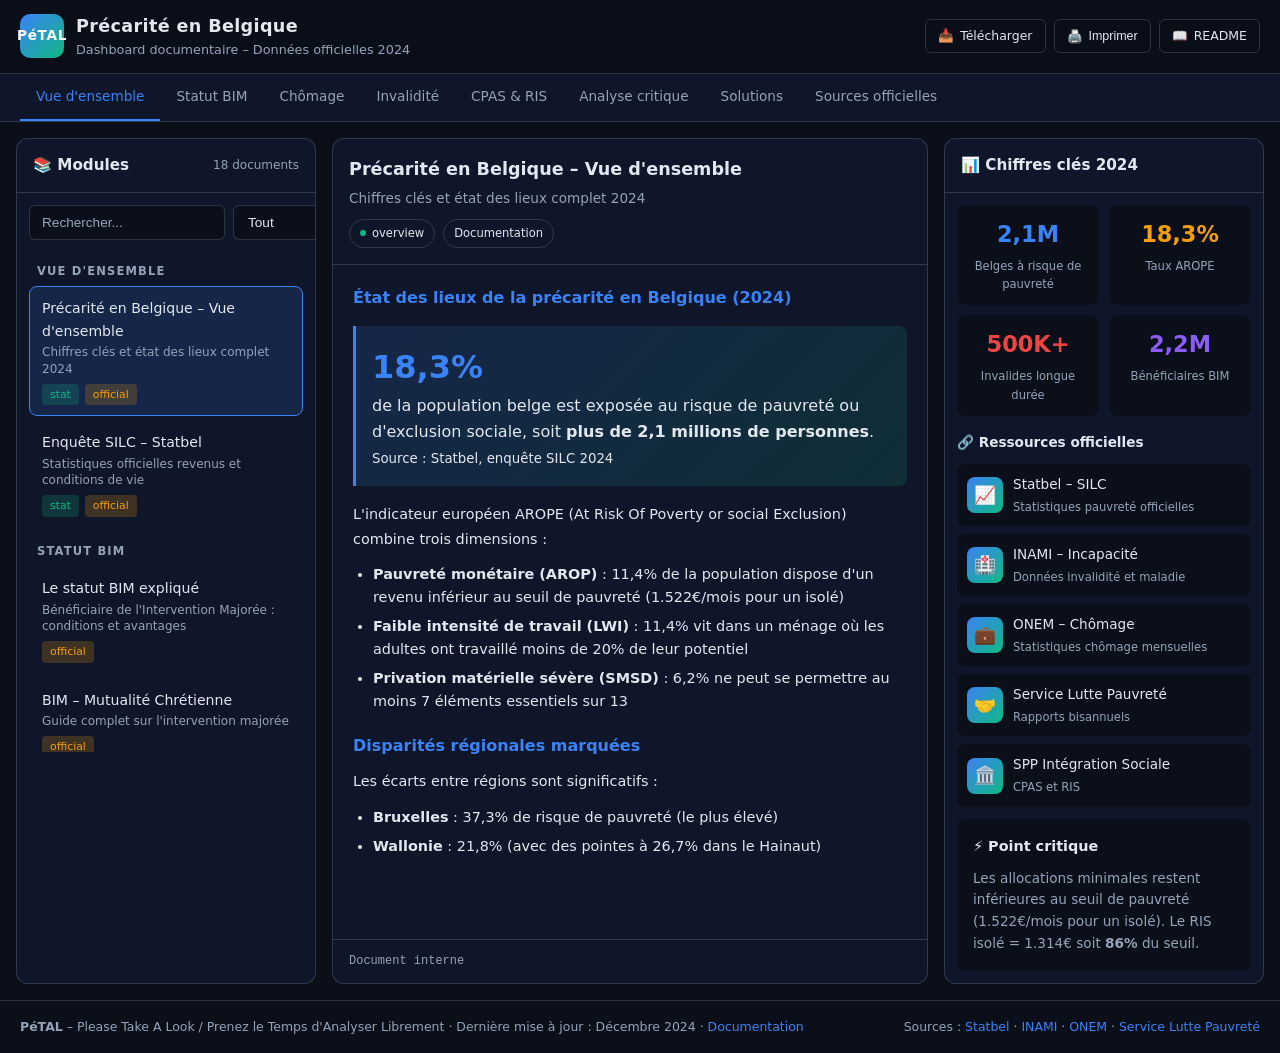
<file: dashboards/precarite.html>
<!DOCTYPE html>
<html lang="fr">
<head>
  <meta charset="UTF-8">
  <meta name="viewport" content="width=device-width, initial-scale=1">
  <title>PéTAL – Précarité en Belgique : BIM, Chômage & Invalidité</title>
  <meta name="description" content="Dashboard documentaire sur la précarité en Belgique : statistiques officielles, statut BIM, chômage, invalidité, et ressources pour comprendre et agir.">
  <style>
    :root {
      --bg: #0a0f1a;
      --card: #0f1629;
      --accent: #3b82f6;
      --accent2: #10b981;
      --accent3: #f59e0b;
      --accent4: #ef4444;
      --accent5: #8b5cf6;
      --text: #e2e8f0;
      --muted: #94a3b8;
      --border: rgba(148, 163, 184, 0.25);
      --font-main: system-ui, -apple-system, BlinkMacSystemFont, "Segoe UI", sans-serif;
      --font-mono: SFMono-Regular, Menlo, Monaco, Consolas, monospace;
      --radius: 12px;
      --shadow: 0 4px 24px rgba(0, 0, 0, 0.4);
    }

    * { box-sizing: border-box; margin: 0; padding: 0; }

    html { scroll-behavior: smooth; }

    body {
      min-height: 100vh;
      font-family: var(--font-main);
      background: var(--bg);
      color: var(--text);
      line-height: 1.6;
    }

    /* HEADER */
    header {
      position: sticky;
      top: 0;
      z-index: 100;
      backdrop-filter: blur(12px);
      background: rgba(10, 15, 26, 0.95);
      border-bottom: 1px solid var(--border);
      padding: 12px 20px;
      display: flex;
      align-items: center;
      justify-content: space-between;
      flex-wrap: wrap;
      gap: 12px;
    }

    .header-left {
      display: flex;
      align-items: center;
      gap: 12px;
    }

    .logo {
      width: 44px;
      height: 44px;
      border-radius: 10px;
      background: linear-gradient(135deg, var(--accent), var(--accent2));
      display: flex;
      align-items: center;
      justify-content: center;
      font-weight: 700;
      font-size: 0.85rem;
      color: white;
      letter-spacing: 0.05em;
    }

    .header-titles h1 {
      font-size: 1.1rem;
      font-weight: 600;
      letter-spacing: 0.02em;
    }

    .header-titles p {
      font-size: 0.8rem;
      color: var(--muted);
    }

    .header-right {
      display: flex;
      gap: 8px;
      flex-wrap: wrap;
    }

    .header-btn {
      padding: 6px 12px;
      border-radius: 6px;
      border: 1px solid var(--border);
      background: transparent;
      color: var(--text);
      font-size: 0.78rem;
      cursor: pointer;
      transition: all 0.2s;
      text-decoration: none;
      display: inline-flex;
      align-items: center;
      gap: 6px;
    }

    .header-btn:hover {
      background: rgba(59, 130, 246, 0.15);
      border-color: var(--accent);
    }

    /* NAVIGATION */
    nav {
      background: var(--card);
      border-bottom: 1px solid var(--border);
      padding: 0 20px;
      overflow-x: auto;
    }

    nav ul {
      display: flex;
      list-style: none;
      gap: 0;
    }

    nav a {
      display: block;
      padding: 12px 16px;
      color: var(--muted);
      text-decoration: none;
      font-size: 0.85rem;
      border-bottom: 2px solid transparent;
      transition: all 0.2s;
      white-space: nowrap;
    }

    nav a:hover, nav a.active {
      color: var(--accent);
      border-bottom-color: var(--accent);
    }

    /* MAIN LAYOUT */
    main {
      display: grid;
      grid-template-columns: 300px 1fr 320px;
      gap: 16px;
      padding: 16px;
      max-width: 1600px;
      margin: 0 auto;
      min-height: calc(100vh - 140px);
    }

    @media (max-width: 1200px) {
      main { grid-template-columns: 280px 1fr; }
      .panel-right { display: none; }
    }

    @media (max-width: 900px) {
      main { grid-template-columns: 1fr; }
    }

    /* PANELS */
    .panel {
      background: var(--card);
      border-radius: var(--radius);
      border: 1px solid var(--border);
      overflow: hidden;
    }

    .panel-header {
      padding: 14px 16px;
      border-bottom: 1px solid var(--border);
      display: flex;
      align-items: center;
      justify-content: space-between;
      gap: 10px;
    }

    .panel-header h2 {
      font-size: 0.95rem;
      font-weight: 600;
    }

    .panel-body {
      padding: 12px;
    }

    /* SEARCH & FILTERS */
    .search-box {
      display: flex;
      gap: 8px;
      margin-bottom: 12px;
    }

    .search-box input {
      flex: 1;
      padding: 8px 12px;
      border-radius: 6px;
      border: 1px solid var(--border);
      background: var(--bg);
      color: var(--text);
      font-size: 0.85rem;
    }

    .search-box input::placeholder { color: var(--muted); }

    .search-box select {
      padding: 8px 10px;
      border-radius: 6px;
      border: 1px solid var(--border);
      background: var(--bg);
      color: var(--text);
      font-size: 0.85rem;
    }

    /* MODULE LIST */
    .module-list {
      max-height: 500px;
      overflow-y: auto;
    }

    .module-group-title {
      font-size: 0.72rem;
      text-transform: uppercase;
      letter-spacing: 0.1em;
      color: var(--muted);
      padding: 10px 8px 6px;
      font-weight: 600;
    }

    .module-item {
      padding: 10px 12px;
      border-radius: 8px;
      cursor: pointer;
      transition: all 0.2s;
      border: 1px solid transparent;
      margin-bottom: 4px;
    }

    .module-item:hover {
      background: rgba(59, 130, 246, 0.1);
      border-color: rgba(59, 130, 246, 0.3);
    }

    .module-item.active {
      background: rgba(59, 130, 246, 0.15);
      border-color: var(--accent);
    }

    .module-item-title {
      font-size: 0.88rem;
      font-weight: 500;
      margin-bottom: 2px;
    }

    .module-item-desc {
      font-size: 0.75rem;
      color: var(--muted);
      line-height: 1.4;
    }

    .module-item-meta {
      display: flex;
      gap: 6px;
      margin-top: 6px;
    }

    .tag {
      font-size: 0.68rem;
      padding: 2px 8px;
      border-radius: 4px;
      background: rgba(59, 130, 246, 0.2);
      color: var(--accent);
    }

    .tag.stat { background: rgba(16, 185, 129, 0.2); color: var(--accent2); }
    .tag.official { background: rgba(245, 158, 11, 0.2); color: var(--accent3); }
    .tag.critical { background: rgba(239, 68, 68, 0.2); color: var(--accent4); }
    .tag.solution { background: rgba(139, 92, 246, 0.2); color: var(--accent5); }

    /* VIEWER */
    .viewer {
      display: flex;
      flex-direction: column;
      height: 100%;
    }

    .viewer-header {
      padding: 16px;
      border-bottom: 1px solid var(--border);
    }

    .viewer-title {
      font-size: 1.1rem;
      font-weight: 600;
      margin-bottom: 4px;
    }

    .viewer-subtitle {
      font-size: 0.85rem;
      color: var(--muted);
    }

    .viewer-badges {
      display: flex;
      gap: 8px;
      margin-top: 10px;
      flex-wrap: wrap;
    }

    .badge {
      font-size: 0.72rem;
      padding: 4px 10px;
      border-radius: 20px;
      border: 1px solid var(--border);
      display: inline-flex;
      align-items: center;
      gap: 6px;
    }

    .badge-dot {
      width: 6px;
      height: 6px;
      border-radius: 50%;
      background: var(--accent2);
    }

    .viewer-content {
      flex: 1;
      display: flex;
      flex-direction: column;
    }

    .viewer-iframe-container {
      flex: 1;
      min-height: 400px;
      background: var(--bg);
      border-radius: 8px;
      margin: 12px;
      overflow: hidden;
    }

    .viewer-iframe-container iframe {
      width: 100%;
      height: 100%;
      border: none;
    }

    .viewer-text {
      padding: 20px;
      overflow-y: auto;
      max-height: 600px;
    }

    .viewer-text h3 {
      font-size: 1rem;
      margin: 20px 0 10px;
      color: var(--accent);
    }

    .viewer-text h3:first-child { margin-top: 0; }

    .viewer-text p {
      margin-bottom: 12px;
      font-size: 0.9rem;
      line-height: 1.7;
    }

    .viewer-text ul, .viewer-text ol {
      margin: 10px 0 16px 20px;
      font-size: 0.9rem;
    }

    .viewer-text li { margin-bottom: 6px; }

    .viewer-text .stat-highlight {
      background: linear-gradient(135deg, rgba(59, 130, 246, 0.15), rgba(16, 185, 129, 0.15));
      border-left: 3px solid var(--accent);
      padding: 16px;
      border-radius: 0 8px 8px 0;
      margin: 16px 0;
    }

    .viewer-text .stat-number {
      font-size: 2rem;
      font-weight: 700;
      color: var(--accent);
      display: block;
    }

    .viewer-text .warning-box {
      background: rgba(239, 68, 68, 0.1);
      border-left: 3px solid var(--accent4);
      padding: 16px;
      border-radius: 0 8px 8px 0;
      margin: 16px 0;
    }

    .viewer-text .solution-box {
      background: rgba(139, 92, 246, 0.1);
      border-left: 3px solid var(--accent5);
      padding: 16px;
      border-radius: 0 8px 8px 0;
      margin: 16px 0;
    }

    .viewer-text a {
      color: var(--accent);
      text-decoration: none;
    }

    .viewer-text a:hover { text-decoration: underline; }

    .viewer-footer {
      padding: 12px 16px;
      border-top: 1px solid var(--border);
      display: flex;
      justify-content: space-between;
      align-items: center;
      flex-wrap: wrap;
      gap: 10px;
    }

    .viewer-url {
      font-family: var(--font-mono);
      font-size: 0.75rem;
      color: var(--muted);
      overflow: hidden;
      text-overflow: ellipsis;
      white-space: nowrap;
      max-width: 400px;
    }

    .btn {
      padding: 6px 14px;
      border-radius: 6px;
      font-size: 0.8rem;
      cursor: pointer;
      transition: all 0.2s;
      text-decoration: none;
      border: 1px solid var(--accent);
      background: transparent;
      color: var(--accent);
    }

    .btn:hover {
      background: var(--accent);
      color: white;
    }

    /* STATS PANEL */
    .stats-grid {
      display: grid;
      grid-template-columns: 1fr 1fr;
      gap: 10px;
      margin-bottom: 16px;
    }

    .stat-card {
      background: var(--bg);
      border-radius: 8px;
      padding: 12px;
      text-align: center;
    }

    .stat-card-value {
      font-size: 1.4rem;
      font-weight: 700;
      color: var(--accent);
    }

    .stat-card-label {
      font-size: 0.72rem;
      color: var(--muted);
      margin-top: 4px;
    }

    /* RESOURCES LIST */
    .resource-item {
      display: flex;
      align-items: center;
      gap: 10px;
      padding: 10px;
      border-radius: 8px;
      background: var(--bg);
      margin-bottom: 8px;
      cursor: pointer;
      transition: all 0.2s;
    }

    .resource-item:hover {
      transform: translateX(4px);
      background: rgba(59, 130, 246, 0.1);
    }

    .resource-icon {
      width: 36px;
      height: 36px;
      border-radius: 8px;
      background: linear-gradient(135deg, var(--accent), var(--accent2));
      display: flex;
      align-items: center;
      justify-content: center;
      font-size: 1.1rem;
      flex-shrink: 0;
    }

    .resource-info h4 {
      font-size: 0.85rem;
      font-weight: 500;
      margin-bottom: 2px;
    }

    .resource-info p {
      font-size: 0.72rem;
      color: var(--muted);
    }

    /* SECTION ANALYSIS */
    .analysis-section {
      padding: 16px;
      background: var(--bg);
      border-radius: 8px;
      margin-top: 12px;
    }

    .analysis-section h3 {
      font-size: 0.9rem;
      margin-bottom: 10px;
      display: flex;
      align-items: center;
      gap: 8px;
    }

    .analysis-section p {
      font-size: 0.85rem;
      color: var(--muted);
      line-height: 1.6;
    }

    /* FOOTER */
    footer {
      border-top: 1px solid var(--border);
      padding: 16px 20px;
      font-size: 0.78rem;
      color: var(--muted);
      display: flex;
      justify-content: space-between;
      flex-wrap: wrap;
      gap: 10px;
    }

    footer a {
      color: var(--accent);
      text-decoration: none;
    }

    footer a:hover { text-decoration: underline; }

    /* SCROLLBAR */
    ::-webkit-scrollbar { width: 6px; height: 6px; }
    ::-webkit-scrollbar-track { background: transparent; }
    ::-webkit-scrollbar-thumb { background: var(--border); border-radius: 3px; }
    ::-webkit-scrollbar-thumb:hover { background: var(--muted); }

    /* PRINT STYLES */
    @media print {
      header, nav, .panel-left, .panel-right, footer { display: none; }
      main { display: block; }
      .viewer { page-break-inside: avoid; }
    }
  </style>
</head>
<body>
  <header>
    <div class="header-left">
      <div class="logo">PéTAL</div>
      <div class="header-titles">
        <h1>Précarité en Belgique</h1>
        <p>Dashboard documentaire – Données officielles 2024</p>
      </div>
    </div>
    <div class="header-right">
      <a href="https://github.com" target="_blank" class="header-btn">
        <span>📥</span> Télécharger
      </a>
      <button class="header-btn" onclick="window.print()">
        <span>🖨️</span> Imprimer
      </button>
      <a href="#readme" class="header-btn">
        <span>📖</span> README
      </a>
    </div>
  </header>

  <nav>
    <ul>
      <li><a href="#" class="active" data-section="overview">Vue d'ensemble</a></li>
      <li><a href="#" data-section="bim">Statut BIM</a></li>
      <li><a href="#" data-section="chomage">Chômage</a></li>
      <li><a href="#" data-section="invalidite">Invalidité</a></li>
      <li><a href="#" data-section="cpas">CPAS & RIS</a></li>
      <li><a href="#" data-section="analyse">Analyse critique</a></li>
      <li><a href="#" data-section="solutions">Solutions</a></li>
      <li><a href="#" data-section="sources">Sources officielles</a></li>
    </ul>
  </nav>

  <main>
    <!-- PANEL GAUCHE : MODULES -->
    <aside class="panel panel-left">
      <div class="panel-header">
        <h2>📚 Modules</h2>
        <span style="font-size: 0.75rem; color: var(--muted);" id="moduleCount">18 documents</span>
      </div>
      <div class="panel-body">
        <div class="search-box">
          <input type="search" id="searchInput" placeholder="Rechercher...">
          <select id="categoryFilter">
            <option value="all">Tout</option>
            <option value="stat">Statistiques</option>
            <option value="official">Officiel</option>
            <option value="analysis">Analyse</option>
            <option value="resource">Ressources</option>
          </select>
        </div>
        <div class="module-list" id="moduleList">
          <!-- Modules générés par JS -->
        </div>
      </div>
    </aside>

    <!-- PANEL CENTRAL : VIEWER -->
    <section class="panel viewer" id="viewerPanel">
      <div class="viewer-header">
        <div class="viewer-title" id="viewerTitle">Précarité en Belgique – Vue d'ensemble</div>
        <div class="viewer-subtitle" id="viewerSubtitle">Chiffres clés et état des lieux 2024</div>
        <div class="viewer-badges">
          <span class="badge"><span class="badge-dot"></span> <span id="viewerCategory">Vue d'ensemble</span></span>
          <span class="badge" id="viewerType">Documentation</span>
        </div>
      </div>
      <div class="viewer-content" id="viewerContent">
        <!-- Contenu dynamique -->
      </div>
      <div class="viewer-footer">
        <span class="viewer-url" id="viewerUrl">Document interne</span>
        <a href="#" id="viewerOpenBtn" class="btn" target="_blank" style="display: none;">Ouvrir ↗</a>
      </div>
    </section>

    <!-- PANEL DROIT : STATS & RESSOURCES -->
    <aside class="panel panel-right">
      <div class="panel-header">
        <h2>📊 Chiffres clés 2024</h2>
      </div>
      <div class="panel-body">
        <div class="stats-grid">
          <div class="stat-card">
            <div class="stat-card-value">2,1M</div>
            <div class="stat-card-label">Belges à risque de pauvreté</div>
          </div>
          <div class="stat-card">
            <div class="stat-card-value" style="color: var(--accent3);">18,3%</div>
            <div class="stat-card-label">Taux AROPE</div>
          </div>
          <div class="stat-card">
            <div class="stat-card-value" style="color: var(--accent4);">500K+</div>
            <div class="stat-card-label">Invalides longue durée</div>
          </div>
          <div class="stat-card">
            <div class="stat-card-value" style="color: var(--accent5);">2,2M</div>
            <div class="stat-card-label">Bénéficiaires BIM</div>
          </div>
        </div>

        <h3 style="font-size: 0.85rem; margin: 16px 0 10px;">🔗 Ressources officielles</h3>
        
        <div class="resource-item" onclick="window.open('https://statbel.fgov.be/fr/themes/menages/pauvrete-et-conditions-de-vie', '_blank')">
          <div class="resource-icon">📈</div>
          <div class="resource-info">
            <h4>Statbel – SILC</h4>
            <p>Statistiques pauvreté officielles</p>
          </div>
        </div>

        <div class="resource-item" onclick="window.open('https://www.inami.fgov.be/fr/statistiques/statistiques-indemnites', '_blank')">
          <div class="resource-icon">🏥</div>
          <div class="resource-info">
            <h4>INAMI – Incapacité</h4>
            <p>Données invalidité et maladie</p>
          </div>
        </div>

        <div class="resource-item" onclick="window.open('https://www.onem.be/page/chiffres', '_blank')">
          <div class="resource-icon">💼</div>
          <div class="resource-info">
            <h4>ONEM – Chômage</h4>
            <p>Statistiques chômage mensuelles</p>
          </div>
        </div>

        <div class="resource-item" onclick="window.open('https://luttepauvrete.be/', '_blank')">
          <div class="resource-icon">🤝</div>
          <div class="resource-info">
            <h4>Service Lutte Pauvreté</h4>
            <p>Rapports bisannuels</p>
          </div>
        </div>

        <div class="resource-item" onclick="window.open('https://www.mi-is.be/', '_blank')">
          <div class="resource-icon">🏛️</div>
          <div class="resource-info">
            <h4>SPP Intégration Sociale</h4>
            <p>CPAS et RIS</p>
          </div>
        </div>

        <div class="analysis-section">
          <h3>⚡ Point critique</h3>
          <p>Les allocations minimales restent inférieures au seuil de pauvreté (1.522€/mois pour un isolé). Le RIS isolé = 1.314€ soit <strong>86%</strong> du seuil.</p>
        </div>
      </div>
    </aside>
  </main>

  <footer>
    <div>
      <strong>PéTAL</strong> – Please Take A Look / Prenez le Temps d'Analyser Librement
      · Dernière mise à jour : Décembre 2024
      · <a href="#readme">Documentation</a>
    </div>
    <div>
      Sources : <a href="https://statbel.fgov.be" target="_blank">Statbel</a> · 
      <a href="https://www.inami.fgov.be" target="_blank">INAMI</a> · 
      <a href="https://www.onem.be" target="_blank">ONEM</a> · 
      <a href="https://luttepauvrete.be" target="_blank">Service Lutte Pauvreté</a>
    </div>
  </footer>

  <script>
    // =====================================================
    // DONNÉES DES MODULES
    // =====================================================
    const modules = [
      // VUE D'ENSEMBLE
      {
        id: "overview",
        title: "Précarité en Belgique – Vue d'ensemble",
        desc: "Chiffres clés et état des lieux complet 2024",
        category: "stat",
        type: "Documentation",
        tags: ["stat", "official"],
        section: "overview",
        content: `
          <div class="viewer-text">
            <h3>État des lieux de la précarité en Belgique (2024)</h3>
            
            <div class="stat-highlight">
              <span class="stat-number">18,3%</span>
              de la population belge est exposée au risque de pauvreté ou d'exclusion sociale, soit <strong>plus de 2,1 millions de personnes</strong>.
              <br><small>Source : Statbel, enquête SILC 2024</small>
            </div>

            <p>L'indicateur européen AROPE (At Risk Of Poverty or social Exclusion) combine trois dimensions :</p>
            
            <ul>
              <li><strong>Pauvreté monétaire (AROP)</strong> : 11,4% de la population dispose d'un revenu inférieur au seuil de pauvreté (1.522€/mois pour un isolé)</li>
              <li><strong>Faible intensité de travail (LWI)</strong> : 11,4% vit dans un ménage où les adultes ont travaillé moins de 20% de leur potentiel</li>
              <li><strong>Privation matérielle sévère (SMSD)</strong> : 6,2% ne peut se permettre au moins 7 éléments essentiels sur 13</li>
            </ul>

            <h3>Disparités régionales marquées</h3>
            <p>Les écarts entre régions sont significatifs :</p>
            <ul>
              <li><strong>Bruxelles</strong> : 37,3% de risque de pauvreté (le plus élevé)</li>
              <li><strong>Wallonie</strong> : 21,8% (avec des pointes à 26,7% dans le Hainaut)</li>
              <li><strong>Flandre</strong> : 12,9% (10,2% en Brabant flamand)</li>
            </ul>

            <h3>Populations les plus vulnérables</h3>
            <div class="warning-box">
              <strong>38,3%</strong> des familles monoparentales sont en situation de pauvreté ou d'exclusion sociale.
              <br><strong>33,3%</strong> des personnes à faible niveau d'éducation contre 9,1% des diplômés du supérieur.
            </div>

            <h3>L'efficacité de la protection sociale</h3>
            <p>Sans les transferts sociaux, le taux de pauvreté passerait de 11,4% à <strong>25,8%</strong>. La sécurité sociale belge réduit donc le risque de pauvreté de près de 53% – un des meilleurs scores européens.</p>

            <p>Cependant, la Belgique reste le <strong>plus mauvais élève européen</strong> concernant les ménages quasi sans emploi (11,3% contre 7,9% de moyenne UE).</p>
          </div>
        `
      },
      {
        id: "silc-statbel",
        title: "Enquête SILC – Statbel",
        desc: "Statistiques officielles revenus et conditions de vie",
        category: "stat",
        type: "Site officiel",
        tags: ["stat", "official"],
        section: "overview",
        url: "https://statbel.fgov.be/fr/themes/menages/pauvrete-et-conditions-de-vie/risque-de-pauvrete-ou-dexclusion-sociale"
      },

      // BIM
      {
        id: "bim-explique",
        title: "Le statut BIM expliqué",
        desc: "Bénéficiaire de l'Intervention Majorée : conditions et avantages",
        category: "official",
        type: "Documentation",
        tags: ["official"],
        section: "bim",
        content: `
          <div class="viewer-text">
            <h3>Qu'est-ce que le statut BIM ?</h3>
            
            <p>Le <strong>Bénéficiaire de l'Intervention Majorée (BIM)</strong> est un statut qui permet aux personnes à faibles revenus de bénéficier de remboursements plus élevés pour leurs soins de santé.</p>

            <div class="stat-highlight">
              <span class="stat-number">2,2 millions</span>
              de Belges bénéficient actuellement du statut BIM (1 million automatiques, 1,2 million sur base des revenus).
            </div>

            <h3>Qui y a droit automatiquement ?</h3>
            <ul>
              <li>Bénéficiaires du <strong>RIS</strong> (revenu d'intégration) depuis 3 mois</li>
              <li>Bénéficiaires de la <strong>GRAPA</strong> (garantie de revenus aux personnes âgées)</li>
              <li>Personnes avec <strong>allocation de handicap</strong></li>
              <li>Enfants avec incapacité ≥ 66%</li>
              <li>Orphelins titulaires de moins de 25 ans</li>
              <li><strong>Depuis octobre 2024</strong> : personnes isolées en incapacité/chômage depuis 3 mois</li>
            </ul>

            <h3>Conditions de revenus (2024)</h3>
            <p>Si vous n'avez pas droit automatiquement, vous pouvez demander le BIM si vos revenus bruts annuels ne dépassent pas :</p>
            <ul>
              <li><strong>Isolé</strong> : 25.630,67 €/an</li>
              <li><strong>Par personne supplémentaire</strong> : + 4.744,94 €</li>
            </ul>

            <h3>Avantages concrets</h3>
            <ul>
              <li>✅ Remboursements soins de santé majorés</li>
              <li>✅ Tiers payant social obligatoire (pas d'avance chez le médecin)</li>
              <li>✅ Maximum à facturer social : 516,92€/an max de tickets modérateurs</li>
              <li>✅ Tarifs sociaux transports : TEC 12€/an, STIB 85€/an</li>
              <li>✅ Allocation de chauffage (Fonds social)</li>
              <li>⚠️ Plus de tarif social énergie depuis juillet 2023</li>
            </ul>

            <div class="warning-box">
              <strong>Attention :</strong> Environ 300.000 personnes éligibles au BIM ne le réclament pas, souvent par méconnaissance. Contactez votre mutuelle !
            </div>
          </div>
        `
      },
      {
        id: "bim-mc",
        title: "BIM – Mutualité Chrétienne",
        desc: "Guide complet sur l'intervention majorée",
        category: "official",
        type: "Site mutualité",
        tags: ["official"],
        section: "bim",
        url: "https://www.mc.be/fr/avantages-remboursements/statut-bim-intervention-majoree"
      },
      {
        id: "bim-solidaris",
        title: "BIM – Solidaris",
        desc: "Comment obtenir le statut BIM",
        category: "resource",
        type: "Site mutualité",
        tags: ["official"],
        section: "bim",
        url: "https://www.solidaris-wallonie.be/faq/comment-obtenir-le-statut-bim"
      },

      // CHÔMAGE
      {
        id: "chomage-analyse",
        title: "Chômage en Belgique – Analyse",
        desc: "État des lieux du chômage et évolutions 2024",
        category: "analysis",
        type: "Documentation",
        tags: ["stat", "analysis"],
        section: "chomage",
        content: `
          <div class="viewer-text">
            <h3>Situation du chômage en Belgique (2024)</h3>

            <div class="stat-highlight">
              <span class="stat-number">273.684</span>
              chômeurs complets indemnisés demandeurs d'emploi en décembre 2024 (ONEM)
            </div>

            <h3>Répartition régionale</h3>
            <ul>
              <li><strong>Flandre</strong> : 98.508 chômeurs (taux BIT ~3,3%)</li>
              <li><strong>Wallonie</strong> : 116.072 chômeurs (taux BIT ~7,5%)</li>
              <li><strong>Bruxelles</strong> : 59.104 chômeurs (taux BIT ~10,7%)</li>
            </ul>

            <h3>Tendances préoccupantes</h3>
            <div class="warning-box">
              <strong>46,9%</strong> des chômeurs sont au chômage depuis plus de 2 ans (chômage de très longue durée).
              <br><br>
              Le chômage des jeunes (&lt;25 ans) <strong>augmente</strong> : +5,7% sur un an en décembre 2024.
            </div>

            <h3>Durée du chômage</h3>
            <ul>
              <li>Moins d'1 an : 35,6%</li>
              <li>1 à 2 ans : 17,5%</li>
              <li>Plus de 2 ans : <strong>46,9%</strong></li>
            </ul>

            <h3>Chômage et précarité</h3>
            <p>Le risque de pauvreté des chômeurs est significativement plus élevé que la moyenne. Les allocations de chômage, après dégressivité, peuvent descendre sous le seuil de pauvreté, particulièrement pour les cohabitants.</p>

            <p>La Belgique se distingue par son système de chômage illimité dans le temps, mais avec une forte dégressivité qui pousse les allocataires vers la précarité à long terme.</p>
          </div>
        `
      },
      {
        id: "onem-stats",
        title: "ONEM – Statistiques mensuelles",
        desc: "Chiffres officiels du chômage indemnisé",
        category: "stat",
        type: "Site officiel",
        tags: ["stat", "official"],
        section: "chomage",
        url: "https://www.onem.be/page/chiffres-federaux-des-chomeurs-indemnises---decembre-2024"
      },
      {
        id: "statbel-emploi",
        title: "Statbel – Emploi et chômage",
        desc: "Enquête sur les forces de travail (BIT)",
        category: "stat",
        type: "Site officiel",
        tags: ["stat", "official"],
        section: "chomage",
        url: "https://statbel.fgov.be/fr/themes/emploi-formation/marche-du-travail/emploi-et-chomage"
      },

      // INVALIDITÉ
      {
        id: "invalidite-analyse",
        title: "Invalidité et maladie longue durée",
        desc: "La bombe à retardement du système belge",
        category: "analysis",
        type: "Documentation",
        tags: ["stat", "critical"],
        section: "invalidite",
        content: `
          <div class="viewer-text">
            <h3>L'explosion de l'invalidité en Belgique</h3>

            <div class="stat-highlight">
              <span class="stat-number">502.371</span>
              invalides au 31 décembre 2022, soit plus d'un demi-million de travailleurs en incapacité de plus d'un an.
              <br><small>Hors fonctionnaires (régime distinct)</small>
            </div>

            <h3>Une croissance alarmante</h3>
            <ul>
              <li>La part des personnes en incapacité longue durée est passée de <strong>5,4% en 2005 à 11,2% en 2022</strong></li>
              <li>Augmentation de <strong>+24%</strong> entre 2017 et 2022</li>
              <li>Les femmes plus touchées : 15,2% vs 8,1% pour les hommes</li>
            </ul>

            <h3>Les causes principales</h3>
            <div class="warning-box">
              <strong>36,9%</strong> des invalidités sont dues aux troubles mentaux (burnout, dépression)
              <br><strong>31,7%</strong> aux maladies du système locomoteur (dos, articulations)
              <br><br>
              Ces deux causes représentent près de <strong>70%</strong> de toutes les invalidités.
            </div>

            <h3>Le cercle vicieux pauvreté-santé</h3>
            <p>Les provinces les plus touchées (Hainaut : 6,21%, Liège : 4,96%) sont aussi les plus précarisées. Comme l'explique François Perl (Solidaris) : <em>"Il y a un lien très clair entre une mauvaise santé et un statut socio-économique précaire. C'est un cercle vicieux : on a peu d'argent, donc on reporte des soins."</em></p>

            <h3>Le problème du retour au travail</h3>
            <p>En 2023, sur 22.800 salariés en incapacité longue durée appelés à reprendre le travail, <strong>plus de 80% ont été licenciés</strong> pour "force majeure médicale".</p>

            <p>Le Fonds Retour au Travail (ReAT), créé pour accompagner ces personnes, n'a été sollicité que par moins de 20 employés...</p>
          </div>
        `
      },
      {
        id: "inami-stats",
        title: "INAMI – Statistiques incapacité",
        desc: "Données officielles sur l'invalidité",
        category: "stat",
        type: "Site officiel",
        tags: ["stat", "official"],
        section: "invalidite",
        url: "https://www.inami.fgov.be/fr/statistiques/statistiques-indemnites"
      },
      {
        id: "inami-burnout",
        title: "INAMI – Étude burnout/dépression",
        desc: "Étude AIM-INAMI sur les troubles psychosociaux (2024)",
        category: "stat",
        type: "PDF officiel",
        tags: ["stat", "official"],
        section: "invalidite",
        url: "https://www.inami.fgov.be/SiteCollectionDocuments/PSYA_etude_avril_2024.pdf"
      },

      // CPAS
      {
        id: "cpas-ris",
        title: "CPAS et Revenu d'Intégration Sociale",
        desc: "Le dernier filet de sécurité sociale",
        category: "official",
        type: "Documentation",
        tags: ["official"],
        section: "cpas",
        content: `
          <div class="viewer-text">
            <h3>Le Revenu d'Intégration Sociale (RIS)</h3>
            
            <p>Le RIS est le dernier recours pour les personnes sans ressources suffisantes. Il est octroyé par le CPAS de la commune de résidence.</p>

            <h3>Montants mensuels (février 2025)</h3>
            <ul>
              <li><strong>Cohabitant</strong> : 876,13 €</li>
              <li><strong>Isolé</strong> : 1.314,20 €</li>
              <li><strong>Chef de ménage</strong> : 1.776,07 €</li>
            </ul>

            <div class="warning-box">
              <strong>Le RIS est inférieur au seuil de pauvreté</strong>
              <br><br>
              Seuil de pauvreté 2024 (isolé) : 1.522 €/mois
              <br>RIS isolé : 1.314 € soit <strong>86% du seuil</strong>
              <br><br>
              <em>Source : Service de lutte contre la pauvreté</em>
            </div>

            <h3>Conditions d'octroi</h3>
            <ul>
              <li>Résider en Belgique (habituellement et effectivement)</li>
              <li>Être majeur (ou mineur émancipé/enceinte/avec enfant)</li>
              <li>Ne pas disposer de ressources suffisantes</li>
              <li>Être disposé à travailler (sauf raisons de santé)</li>
              <li>Avoir épuisé ses droits aux autres prestations sociales</li>
            </ul>

            <h3>Nombre de bénéficiaires</h3>
            <p>En 2023, <strong>1,35%</strong> de la population belge bénéficiait du RIS. Ce taux est en augmentation tendancielle depuis 2003.</p>

            <h3>Le PIIS obligatoire</h3>
            <p>Un Projet Individualisé d'Intégration Sociale doit être conclu avec le CPAS dans les 3 mois, définissant les étapes vers l'autonomie (formation, recherche d'emploi, etc.).</p>
          </div>
        `
      },
      {
        id: "spp-is",
        title: "SPP Intégration Sociale",
        desc: "Service public fédéral – Montants et réglementation",
        category: "official",
        type: "Site officiel",
        tags: ["official"],
        section: "cpas",
        url: "https://www.mi-is.be/"
      },

      // ANALYSE CRITIQUE
      {
        id: "analyse-critique",
        title: "Analyse critique : les failles du système",
        desc: "Ce que les chiffres révèlent",
        category: "analysis",
        type: "Analyse",
        tags: ["analysis", "critical"],
        section: "analyse",
        content: `
          <div class="viewer-text">
            <h3>🔍 Mon analyse critique</h3>
            
            <p>En croisant les données officielles, plusieurs constats s'imposent :</p>

            <h3>1. Des allocations structurellement insuffisantes</h3>
            <div class="warning-box">
              <strong>Aucune allocation minimale n'atteint le seuil de pauvreté.</strong>
              <ul>
                <li>RIS isolé : 86% du seuil</li>
                <li>RIS cohabitant : 58% du seuil</li>
                <li>Chômage après dégressivité : peut descendre sous 60% du seuil</li>
              </ul>
              <p>Le Service de lutte contre la pauvreté demande depuis des années d'augmenter ces montants jusqu'au seuil de pauvreté. Cette recommandation est systématiquement ignorée.</p>
            </div>

            <h3>2. Le piège du statut de cohabitant</h3>
            <p>Le système pénalise fortement la cohabitation :</p>
            <ul>
              <li>Le RIS cohabitant (876€) pousse à l'isolement</li>
              <li>Impossibilité de mutualiser les ressources sans perdre des droits</li>
              <li>Enquêtes de domiciliation intrusives</li>
            </ul>
            <p><em>Paradoxe : le système crée de la précarité en voulant la détecter.</em></p>

            <h3>3. L'explosion silencieuse de l'invalidité</h3>
            <p>Le nombre d'invalides a doublé en 17 ans. Les causes :</p>
            <ul>
              <li>Intensification du travail et burn-out</li>
              <li>Report des soins pour raisons financières</li>
              <li>Allongement des carrières (pension plus tardive)</li>
              <li>Transfert du chômage vers l'invalidité (moins stigmatisant)</li>
            </ul>

            <h3>4. Le non-recours aux droits</h3>
            <p>Des centaines de milliers de personnes ne réclament pas les aides auxquelles elles ont droit :</p>
            <ul>
              <li>~300.000 personnes éligibles au BIM ne le demandent pas</li>
              <li>Complexité administrative, honte, méconnaissance</li>
              <li>La digitalisation exclut les plus vulnérables</li>
            </ul>

            <h3>5. Un système à deux vitesses régional</h3>
            <p>Bruxelles cumule un taux AROPE de 37,3% avec le coût de la vie le plus élevé. Les Bruxellois précaires sont doublement pénalisés.</p>
          </div>
        `
      },
      {
        id: "rapport-bisannuel",
        title: "Rapport bisannuel 2024-2025",
        desc: "Service de lutte contre la pauvreté – L'humain comme boussole",
        category: "official",
        type: "Rapport officiel",
        tags: ["official", "analysis"],
        section: "analyse",
        url: "https://luttepauvrete.be/"
      },

      // SOLUTIONS
      {
        id: "solutions",
        title: "Pistes de solutions",
        desc: "Ce qui pourrait changer",
        category: "analysis",
        type: "Propositions",
        tags: ["solution"],
        section: "solutions",
        content: `
          <div class="viewer-text">
            <h3>💡 Pistes de solutions</h3>

            <div class="solution-box">
              <strong>1. Relever les minima sociaux au seuil de pauvreté</strong>
              <p>C'est la recommandation n°1 du Service de lutte contre la pauvreté et du Comité des droits économiques et sociaux de l'ONU.</p>
            </div>

            <div class="solution-box">
              <strong>2. Automatiser l'octroi des droits</strong>
              <p>Plutôt que de forcer les citoyens à prouver leur précarité, utiliser le croisement de données pour octroyer automatiquement les aides (comme c'est fait partiellement pour le BIM depuis 2024).</p>
            </div>

            <div class="solution-box">
              <strong>3. Individualiser les droits</strong>
              <p>Supprimer le statut de cohabitant qui piège les personnes dans l'isolement et pénalise la solidarité familiale.</p>
            </div>

            <div class="solution-box">
              <strong>4. Investir dans la prévention santé au travail</strong>
              <p>L'explosion des burn-out et dépressions (36,9% des invalidités) est un symptôme de dysfonctionnements organisationnels. Agir sur les causes plutôt que gérer les conséquences.</p>
            </div>

            <div class="solution-box">
              <strong>5. Réhumaniser les services publics</strong>
              <p>Comme le demande le rapport 2024-2025 : rétablir les guichets physiques, former les agents à l'accueil des personnes en difficulté, simplifier les procédures.</p>
            </div>

            <h3>📚 Pour aller plus loin</h3>
            <ul>
              <li><a href="https://luttepauvrete.be/publication/du-service/rapport-bisannuel/" target="_blank">Tous les rapports bisannuels</a></li>
              <li><a href="https://indicators.be/" target="_blank">Indicateurs de développement durable</a></li>
              <li><a href="https://www.droitsquotidiens.be/" target="_blank">Droits Quotidiens – Vulgarisation juridique</a></li>
              <li><a href="https://www.atd-quartmonde.be/" target="_blank">ATD Quart Monde Belgique</a></li>
              <li><a href="https://www.rwlp.be/" target="_blank">Réseau Wallon de Lutte contre la Pauvreté</a></li>
            </ul>

            <h3>🗣️ Associations de terrain</h3>
            <p>De nombreuses associations accompagnent les personnes en précarité et portent leur voix. Elles sont souvent le premier contact humain dans un système déshumanisé.</p>
          </div>
        `
      },

      // SOURCES
      {
        id: "sources-officielles",
        title: "Toutes les sources officielles",
        desc: "Liens directs vers les données primaires",
        category: "resource",
        type: "Répertoire",
        tags: ["official"],
        section: "sources",
        content: `
          <div class="viewer-text">
            <h3>📊 Statistiques pauvreté</h3>
            <ul>
              <li><a href="https://statbel.fgov.be/fr/themes/menages/pauvrete-et-conditions-de-vie" target="_blank">Statbel – Pauvreté et conditions de vie</a></li>
              <li><a href="https://indicators.be/" target="_blank">Indicators.be – SDG Belgique</a></li>
              <li><a href="https://www.iweps.be/" target="_blank">IWEPS – Institut wallon statistiques</a></li>
              <li><a href="https://ec.europa.eu/eurostat" target="_blank">Eurostat – Statistiques UE</a></li>
            </ul>

            <h3>🏥 Santé et invalidité</h3>
            <ul>
              <li><a href="https://www.inami.fgov.be/" target="_blank">INAMI – Institut national assurance maladie-invalidité</a></li>
              <li><a href="https://www.inami.fgov.be/fr/statistiques/statistiques-indemnites" target="_blank">INAMI – Statistiques indemnités</a></li>
            </ul>

            <h3>💼 Emploi et chômage</h3>
            <ul>
              <li><a href="https://www.onem.be/" target="_blank">ONEM – Office national de l'emploi</a></li>
              <li><a href="https://www.leforem.be/" target="_blank">Forem – Emploi Wallonie</a></li>
              <li><a href="https://www.actiris.brussels/" target="_blank">Actiris – Emploi Bruxelles</a></li>
              <li><a href="https://www.vdab.be/" target="_blank">VDAB – Emploi Flandre</a></li>
            </ul>

            <h3>🤝 Aide sociale</h3>
            <ul>
              <li><a href="https://www.mi-is.be/" target="_blank">SPP Intégration Sociale</a></li>
              <li><a href="https://luttepauvrete.be/" target="_blank">Service de lutte contre la pauvreté</a></li>
              <li><a href="https://socialsecurity.belgium.be/" target="_blank">SPF Sécurité Sociale</a></li>
            </ul>

            <h3>🏦 Mutualités</h3>
            <ul>
              <li><a href="https://www.mc.be/" target="_blank">Mutualité Chrétienne</a></li>
              <li><a href="https://www.solidaris.be/" target="_blank">Solidaris</a></li>
              <li><a href="https://www.partenamut.be/" target="_blank">Partenamut</a></li>
              <li><a href="https://www.mloz.be/" target="_blank">Mutualités Libres</a></li>
            </ul>

            <h3>📖 Vulgarisation et aide</h3>
            <ul>
              <li><a href="https://www.droitsquotidiens.be/" target="_blank">Droits Quotidiens</a></li>
              <li><a href="https://www.bruxelles-j.be/" target="_blank">Bruxelles-J (jeunes)</a></li>
              <li><a href="https://ijbxl.be/" target="_blank">Infor Jeunes Bruxelles</a></li>
            </ul>
          </div>
        `
      },

      // README
      {
        id: "readme",
        title: "README – Documentation PéTAL",
        desc: "Comment utiliser, modifier et publier ce dashboard",
        category: "resource",
        type: "Documentation",
        tags: [],
        section: "readme",
        content: `
          <div class="viewer-text">
            <h3>📖 PéTAL – Please Take A Look</h3>
            <p><em>Prenez le Temps d'Analyser Librement</em></p>

            <h3>Qu'est-ce qu'un PéTAL ?</h3>
            <p>Un PéTAL est un <strong>Dashboard documentaire</strong> autonome : un fichier HTML unique qui contient toutes les informations, styles et scripts nécessaires. Il peut être :</p>
            <ul>
              <li>📥 Téléchargé et consulté hors ligne</li>
              <li>✏️ Modifié avec n'importe quel éditeur de texte</li>
              <li>🌐 Publié gratuitement sur GitHub Pages</li>
              <li>📤 Partagé par email ou clé USB</li>
            </ul>

            <h3>Comment publier sur GitHub Pages ?</h3>
            <ol>
              <li>Créez un compte <a href="https://github.com" target="_blank">GitHub</a> (gratuit)</li>
              <li>Créez un nouveau repository (ex: <code>mon-ptal</code>)</li>
              <li>Uploadez le fichier <code>PTAL.html</code> renommé en <code>index.html</code></li>
              <li>Allez dans Settings → Pages → Source: main branch</li>
              <li>Votre PéTAL est accessible sur <code>https://votre-pseudo.github.io/mon-ptal/</code></li>
            </ol>

            <h3>Comment modifier ce PéTAL ?</h3>
            <p>Ouvrez le fichier avec un éditeur de code (VS Code, Notepad++, etc.) et modifiez :</p>
            <ul>
              <li>Le tableau <code>modules</code> pour ajouter/modifier des contenus</li>
              <li>Les variables CSS <code>:root</code> pour changer les couleurs</li>
              <li>Les textes directement dans le HTML</li>
            </ul>

            <h3>Licence</h3>
            <p>Ce PéTAL est en <strong>domaine public</strong>. Utilisez-le, modifiez-le, partagez-le librement. Si vous l'améliorez, partagez vos modifications !</p>

            <h3>Sources des données</h3>
            <p>Toutes les statistiques proviennent de sources officielles belges (Statbel, INAMI, ONEM, SPP IS) et européennes (Eurostat). Les analyses et opinions sont celles de l'auteur et n'engagent pas ces institutions.</p>

            <h3>Contact</h3>
            <p>Ce PéTAL a été généré par Claude (Anthropic) à la demande d'un utilisateur. Pour toute question sur les données, référez-vous aux sources officielles listées.</p>
            
            <p style="margin-top: 30px; padding-top: 20px; border-top: 1px solid var(--border);">
              <strong>Version :</strong> 1.0 – Décembre 2024<br>
              <strong>Données :</strong> SILC 2024, ONEM Déc. 2024, INAMI 2022-2023
            </p>
          </div>
        `
      }
    ];

    // =====================================================
    // LOGIQUE
    // =====================================================
    let currentModule = modules[0];

    function renderModuleList(filter = "all", search = "") {
      const container = document.getElementById("moduleList");
      const searchLower = search.toLowerCase();
      
      const filtered = modules.filter(m => {
        if (filter !== "all" && m.category !== filter) return false;
        if (search && !m.title.toLowerCase().includes(searchLower) && !m.desc.toLowerCase().includes(searchLower)) return false;
        return true;
      });

      // Group by section
      const sections = {};
      filtered.forEach(m => {
        if (!sections[m.section]) sections[m.section] = [];
        sections[m.section].push(m);
      });

      const sectionLabels = {
        overview: "Vue d'ensemble",
        bim: "Statut BIM",
        chomage: "Chômage",
        invalidite: "Invalidité",
        cpas: "CPAS & RIS",
        analyse: "Analyse critique",
        solutions: "Solutions",
        sources: "Sources",
        readme: "Documentation"
      };

      let html = "";
      Object.keys(sections).forEach(section => {
        html += `<div class="module-group-title">${sectionLabels[section] || section}</div>`;
        sections[section].forEach(m => {
          const activeClass = currentModule.id === m.id ? "active" : "";
          const tags = m.tags.map(t => `<span class="tag ${t}">${t}</span>`).join("");
          html += `
            <div class="module-item ${activeClass}" onclick="selectModule('${m.id}')">
              <div class="module-item-title">${m.title}</div>
              <div class="module-item-desc">${m.desc}</div>
              <div class="module-item-meta">${tags}</div>
            </div>
          `;
        });
      });

      container.innerHTML = html;
      document.getElementById("moduleCount").textContent = `${filtered.length} documents`;
    }

    function selectModule(id) {
      const m = modules.find(x => x.id === id);
      if (!m) return;
      currentModule = m;

      document.getElementById("viewerTitle").textContent = m.title;
      document.getElementById("viewerSubtitle").textContent = m.desc;
      document.getElementById("viewerCategory").textContent = m.section;
      document.getElementById("viewerType").textContent = m.type;

      const content = document.getElementById("viewerContent");
      const urlEl = document.getElementById("viewerUrl");
      const openBtn = document.getElementById("viewerOpenBtn");

      if (m.content) {
        content.innerHTML = m.content;
        urlEl.textContent = "Document interne";
        openBtn.style.display = "none";
      } else if (m.url) {
        content.innerHTML = `
          <div class="viewer-iframe-container">
            <iframe src="${m.url}" loading="lazy"></iframe>
          </div>
        `;
        urlEl.textContent = m.url;
        openBtn.href = m.url;
        openBtn.style.display = "inline-block";
      }

      renderModuleList(
        document.getElementById("categoryFilter").value,
        document.getElementById("searchInput").value
      );
    }

    // Navigation tabs
    document.querySelectorAll("nav a").forEach(link => {
      link.addEventListener("click", (e) => {
        e.preventDefault();
        document.querySelectorAll("nav a").forEach(l => l.classList.remove("active"));
        link.classList.add("active");
        
        const section = link.dataset.section;
        const firstModule = modules.find(m => m.section === section);
        if (firstModule) selectModule(firstModule.id);
      });
    });

    // Search & filter
    document.getElementById("searchInput").addEventListener("input", (e) => {
      renderModuleList(document.getElementById("categoryFilter").value, e.target.value);
    });

    document.getElementById("categoryFilter").addEventListener("change", (e) => {
      renderModuleList(e.target.value, document.getElementById("searchInput").value);
    });

    // Init
    renderModuleList();
    selectModule("overview");
  </script>
</body>
</html>
</file>
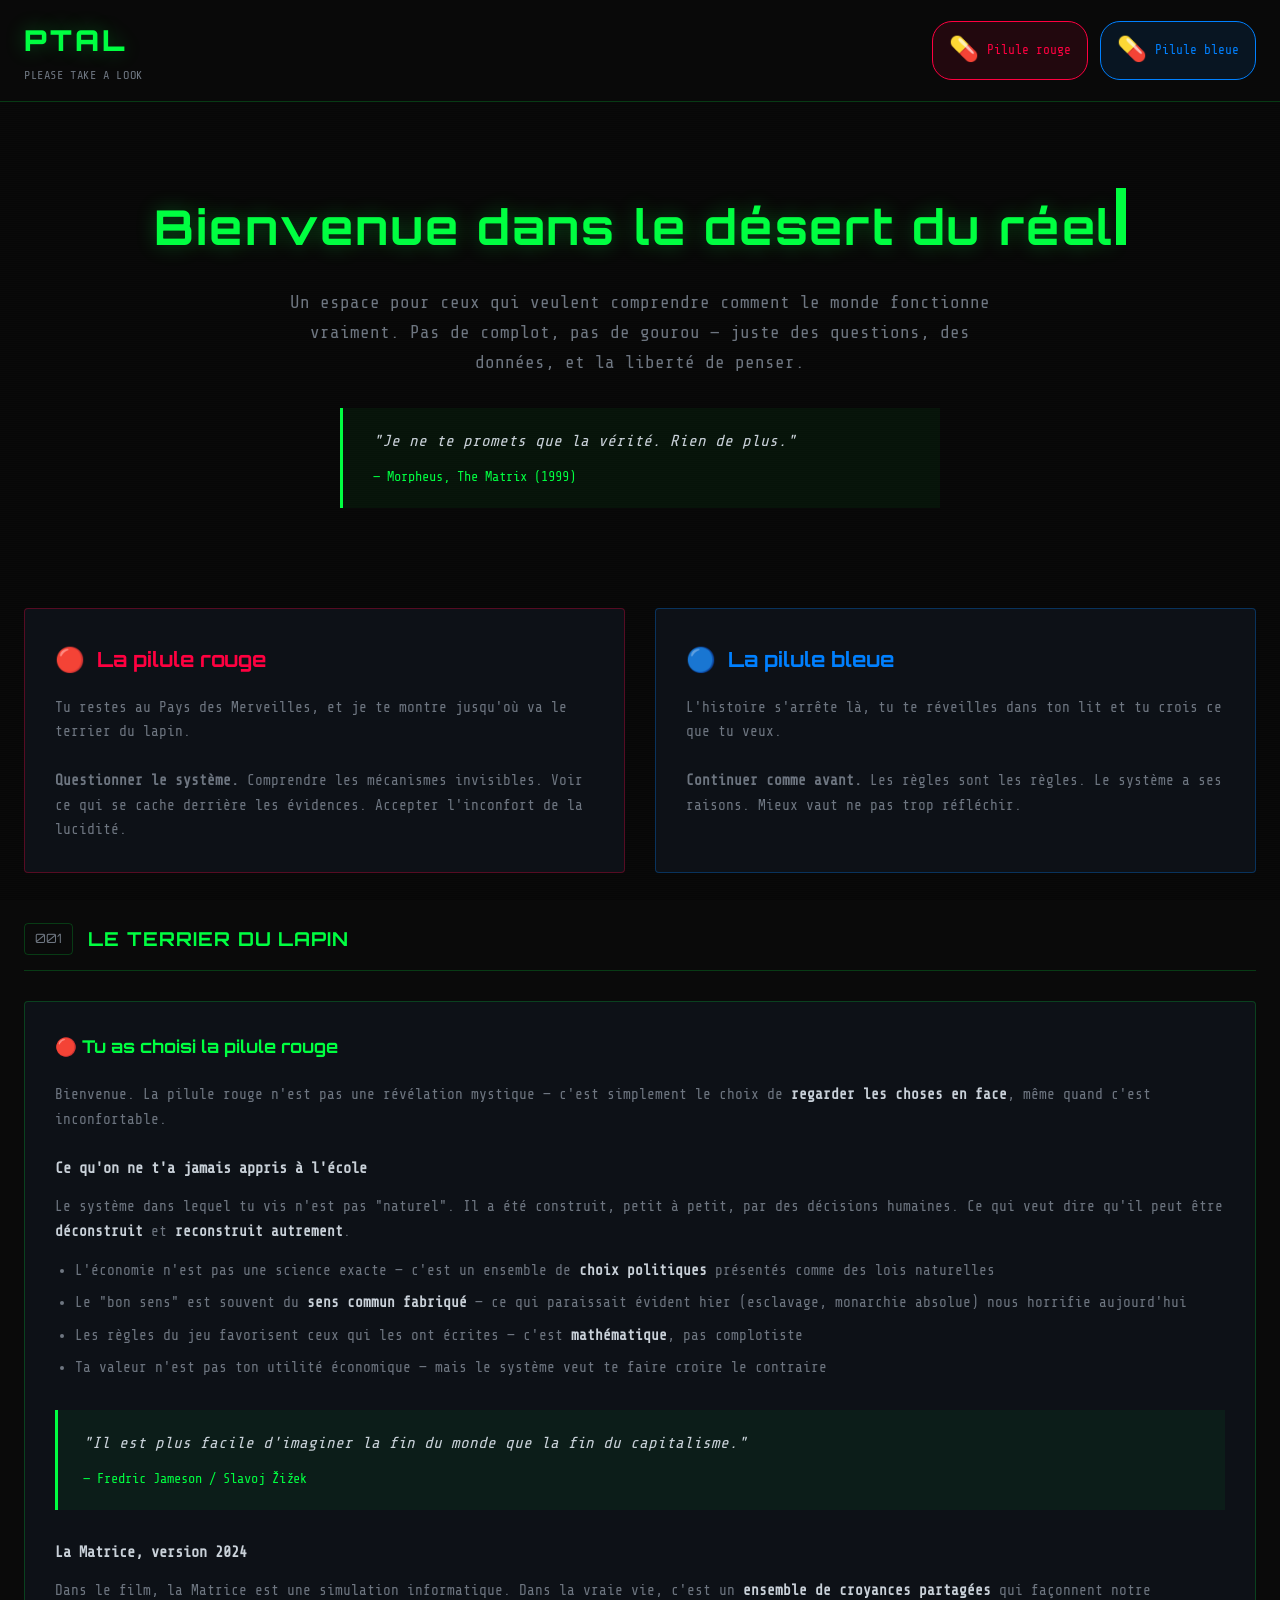
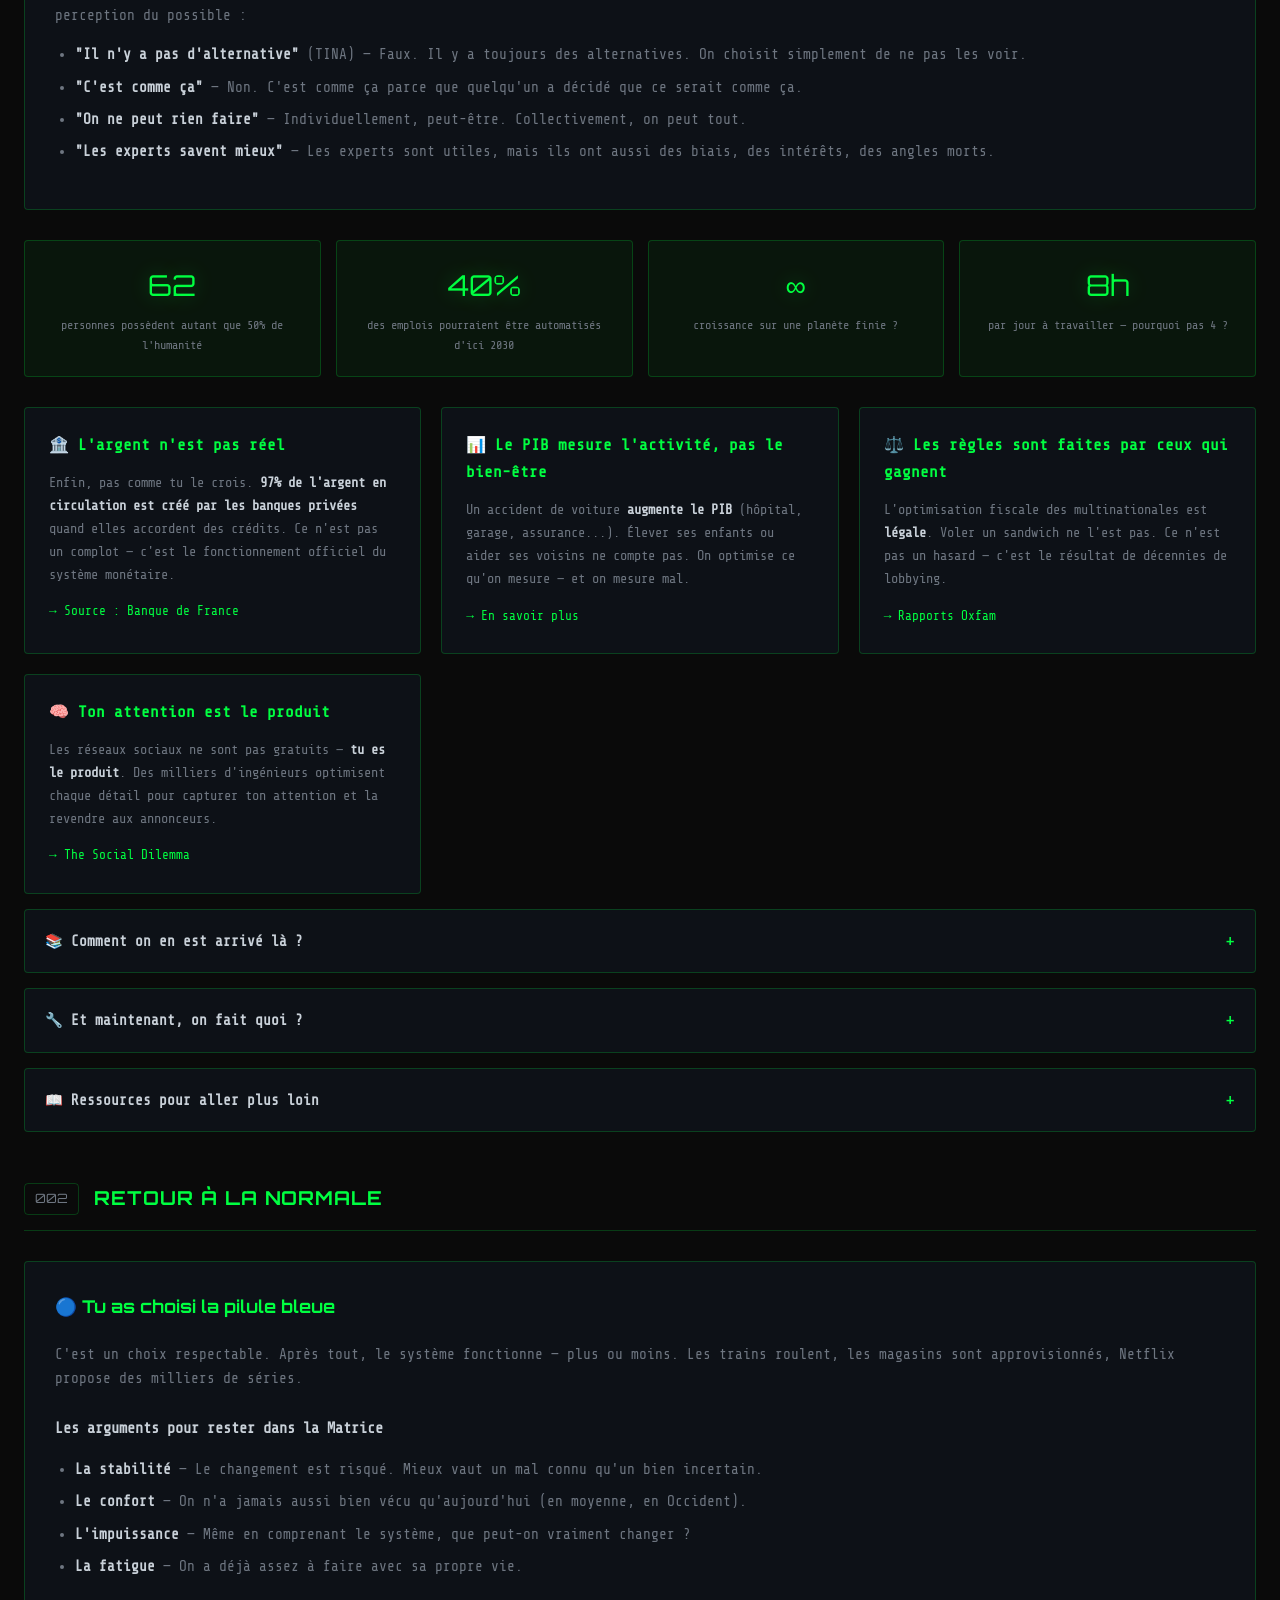
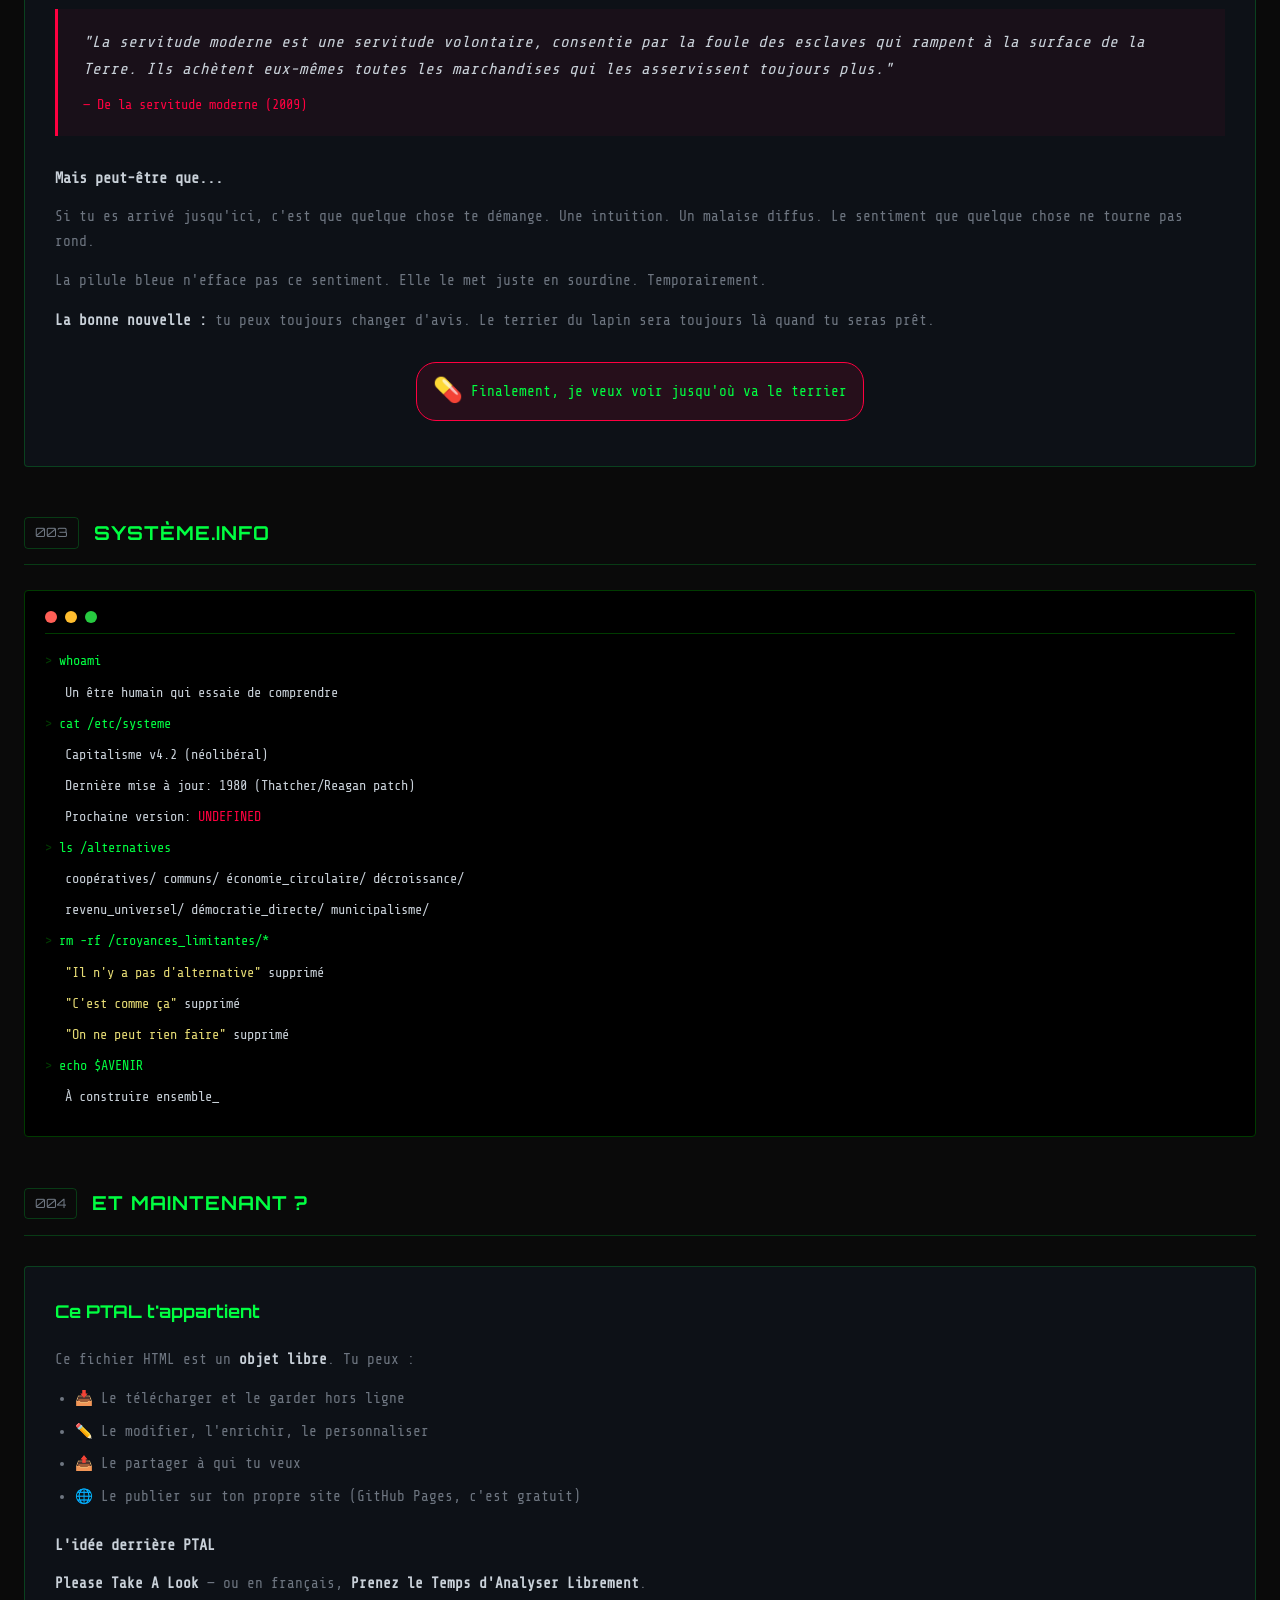
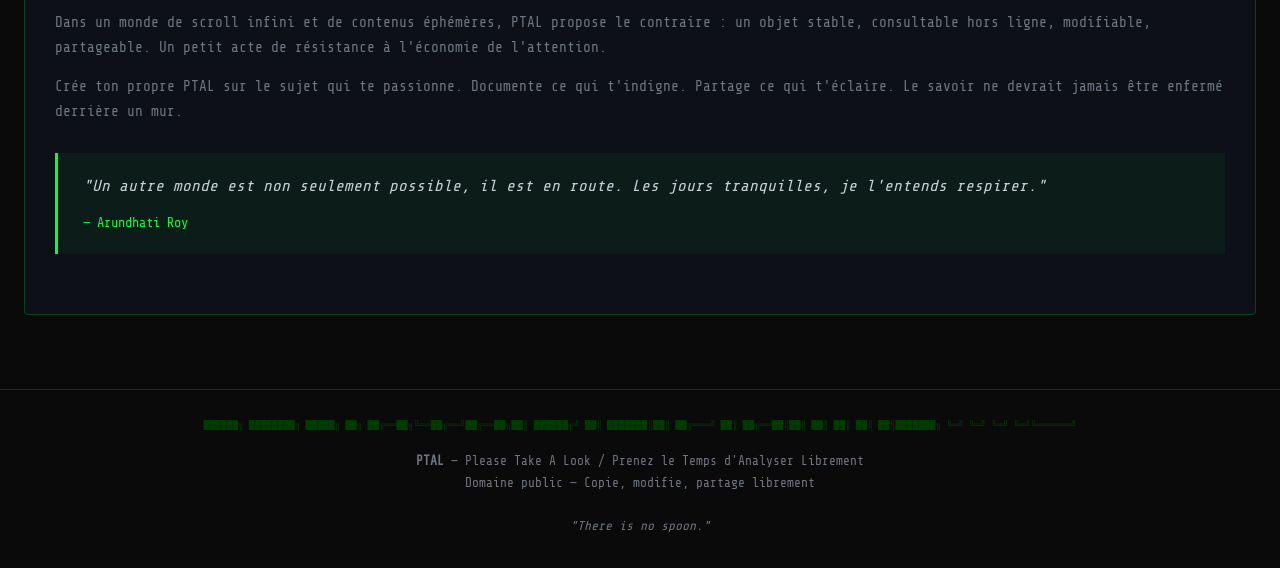
<file: modules/matrice.html>
<!DOCTYPE html>
<html lang="fr">
<head>
  <meta charset="UTF-8">
  <meta name="viewport" content="width=device-width, initial-scale=1">
  <title>PTAL – Bienvenue dans le désert du réel</title>
  <meta name="description" content="Un dashboard pour ceux qui veulent comprendre comment le monde fonctionne vraiment. Prenez la pilule rouge.">
  <style>
    @import url('https://fonts.googleapis.com/css2?family=Share+Tech+Mono&family=Orbitron:wght@400;700;900&display=swap');

    :root {
      --bg: #0a0a0a;
      --card: #0d1117;
      --matrix: #00ff41;
      --matrix-dim: #003b00;
      --matrix-glow: rgba(0, 255, 65, 0.3);
      --red: #ff0040;
      --blue: #0080ff;
      --text: #c9d1d9;
      --muted: #6e7681;
      --border: rgba(0, 255, 65, 0.2);
      --font-main: 'Share Tech Mono', monospace;
      --font-display: 'Orbitron', sans-serif;
      --radius: 4px;
      --glow: 0 0 20px var(--matrix-glow);
    }

    * { box-sizing: border-box; margin: 0; padding: 0; }

    html { scroll-behavior: smooth; }

    body {
      min-height: 100vh;
      font-family: var(--font-main);
      background: var(--bg);
      color: var(--text);
      line-height: 1.7;
      overflow-x: hidden;
    }

    /* MATRIX RAIN BACKGROUND */
    .matrix-bg {
      position: fixed;
      top: 0;
      left: 0;
      width: 100%;
      height: 100%;
      pointer-events: none;
      z-index: 0;
      opacity: 0.07;
      background: 
        linear-gradient(180deg, transparent 0%, var(--bg) 100%),
        repeating-linear-gradient(
          0deg,
          transparent,
          transparent 2px,
          rgba(0, 255, 65, 0.03) 2px,
          rgba(0, 255, 65, 0.03) 4px
        );
    }

    .scanline {
      position: fixed;
      top: 0;
      left: 0;
      width: 100%;
      height: 100%;
      pointer-events: none;
      z-index: 1;
      background: repeating-linear-gradient(
        0deg,
        rgba(0, 0, 0, 0.15),
        rgba(0, 0, 0, 0.15) 1px,
        transparent 1px,
        transparent 2px
      );
    }

    /* HEADER */
    header {
      position: sticky;
      top: 0;
      z-index: 100;
      background: rgba(10, 10, 10, 0.95);
      backdrop-filter: blur(10px);
      border-bottom: 1px solid var(--border);
      padding: 16px 24px;
      display: flex;
      align-items: center;
      justify-content: space-between;
      flex-wrap: wrap;
      gap: 16px;
    }

    .logo-section {
      display: flex;
      align-items: center;
      gap: 16px;
    }

    .logo {
      font-family: var(--font-display);
      font-size: 1.8rem;
      font-weight: 900;
      color: var(--matrix);
      text-shadow: var(--glow);
      letter-spacing: 0.1em;
    }

    .logo-sub {
      font-size: 0.75rem;
      color: var(--muted);
      letter-spacing: 0.05em;
    }

    .header-right {
      display: flex;
      gap: 12px;
    }

    .pill-btn {
      padding: 8px 16px;
      border-radius: 20px;
      border: 1px solid;
      font-family: var(--font-main);
      font-size: 0.8rem;
      cursor: pointer;
      transition: all 0.3s;
      text-decoration: none;
      display: inline-flex;
      align-items: center;
      gap: 8px;
    }

    .pill-red {
      border-color: var(--red);
      background: rgba(255, 0, 64, 0.1);
      color: var(--red);
    }

    .pill-red:hover {
      background: var(--red);
      color: white;
      box-shadow: 0 0 20px rgba(255, 0, 64, 0.5);
    }

    .pill-blue {
      border-color: var(--blue);
      background: rgba(0, 128, 255, 0.1);
      color: var(--blue);
    }

    .pill-blue:hover {
      background: var(--blue);
      color: white;
      box-shadow: 0 0 20px rgba(0, 128, 255, 0.5);
    }

    /* MAIN LAYOUT */
    main {
      position: relative;
      z-index: 2;
      max-width: 1400px;
      margin: 0 auto;
      padding: 24px;
    }

    /* INTRO SECTION */
    .intro {
      text-align: center;
      padding: 60px 20px;
      margin-bottom: 40px;
    }

    .intro h1 {
      font-family: var(--font-display);
      font-size: clamp(1.5rem, 5vw, 3rem);
      color: var(--matrix);
      text-shadow: var(--glow);
      margin-bottom: 20px;
      letter-spacing: 0.05em;
    }

    .intro .tagline {
      font-size: 1.1rem;
      color: var(--muted);
      max-width: 700px;
      margin: 0 auto 30px;
    }

    .intro .morpheus-quote {
      font-style: italic;
      color: var(--text);
      padding: 20px 30px;
      border-left: 3px solid var(--matrix);
      background: rgba(0, 255, 65, 0.05);
      max-width: 600px;
      margin: 0 auto;
      text-align: left;
    }

    .intro .morpheus-quote cite {
      display: block;
      margin-top: 10px;
      color: var(--matrix);
      font-style: normal;
      font-size: 0.85rem;
    }

    /* CHOICE SECTION */
    .choice-section {
      display: grid;
      grid-template-columns: 1fr 1fr;
      gap: 30px;
      margin-bottom: 50px;
    }

    @media (max-width: 768px) {
      .choice-section { grid-template-columns: 1fr; }
    }

    .choice-card {
      padding: 30px;
      border-radius: var(--radius);
      border: 1px solid var(--border);
      background: var(--card);
      transition: all 0.3s;
      cursor: pointer;
    }

    .choice-card:hover {
      transform: translateY(-5px);
    }

    .choice-card.red {
      border-color: rgba(255, 0, 64, 0.3);
    }

    .choice-card.red:hover {
      box-shadow: 0 10px 40px rgba(255, 0, 64, 0.2);
      border-color: var(--red);
    }

    .choice-card.blue {
      border-color: rgba(0, 128, 255, 0.3);
    }

    .choice-card.blue:hover {
      box-shadow: 0 10px 40px rgba(0, 128, 255, 0.2);
      border-color: var(--blue);
    }

    .choice-card h2 {
      font-family: var(--font-display);
      font-size: 1.3rem;
      margin-bottom: 15px;
      display: flex;
      align-items: center;
      gap: 12px;
    }

    .choice-card.red h2 { color: var(--red); }
    .choice-card.blue h2 { color: var(--blue); }

    .choice-card p {
      color: var(--muted);
      font-size: 0.9rem;
      line-height: 1.7;
    }

    .pill-icon {
      font-size: 1.5rem;
    }

    /* CONTENT SECTIONS */
    .section {
      margin-bottom: 50px;
    }

    .section-header {
      display: flex;
      align-items: center;
      gap: 15px;
      margin-bottom: 25px;
      padding-bottom: 15px;
      border-bottom: 1px solid var(--border);
    }

    .section-header h2 {
      font-family: var(--font-display);
      font-size: 1.2rem;
      color: var(--matrix);
      letter-spacing: 0.05em;
    }

    .section-number {
      font-family: var(--font-display);
      font-size: 0.8rem;
      color: var(--muted);
      padding: 4px 10px;
      border: 1px solid var(--border);
      border-radius: var(--radius);
    }

    /* CARDS GRID */
    .cards-grid {
      display: grid;
      grid-template-columns: repeat(auto-fit, minmax(300px, 1fr));
      gap: 20px;
    }

    .card {
      background: var(--card);
      border: 1px solid var(--border);
      border-radius: var(--radius);
      padding: 24px;
      transition: all 0.3s;
    }

    .card:hover {
      border-color: var(--matrix);
      box-shadow: var(--glow);
    }

    .card h3 {
      font-size: 1rem;
      color: var(--matrix);
      margin-bottom: 12px;
      display: flex;
      align-items: center;
      gap: 10px;
    }

    .card p {
      font-size: 0.85rem;
      color: var(--muted);
      line-height: 1.7;
    }

    .card .highlight {
      color: var(--text);
      font-weight: 600;
    }

    .card-link {
      display: inline-block;
      margin-top: 15px;
      color: var(--matrix);
      font-size: 0.8rem;
      text-decoration: none;
      transition: all 0.2s;
    }

    .card-link:hover {
      text-shadow: var(--glow);
    }

    /* QUOTE BLOCKS */
    .quote-block {
      background: rgba(0, 255, 65, 0.05);
      border-left: 3px solid var(--matrix);
      padding: 20px 25px;
      margin: 30px 0;
      font-style: italic;
    }

    .quote-block cite {
      display: block;
      margin-top: 10px;
      font-style: normal;
      color: var(--matrix);
      font-size: 0.85rem;
    }

    .quote-block.warning {
      background: rgba(255, 0, 64, 0.05);
      border-left-color: var(--red);
    }

    .quote-block.warning cite { color: var(--red); }

    /* TERMINAL STYLE */
    .terminal {
      background: #000;
      border: 1px solid var(--matrix-dim);
      border-radius: var(--radius);
      padding: 20px;
      font-family: var(--font-main);
      font-size: 0.85rem;
      overflow-x: auto;
    }

    .terminal-header {
      display: flex;
      gap: 8px;
      margin-bottom: 15px;
      padding-bottom: 10px;
      border-bottom: 1px solid var(--matrix-dim);
    }

    .terminal-dot {
      width: 12px;
      height: 12px;
      border-radius: 50%;
    }

    .terminal-dot.red { background: #ff5f56; }
    .terminal-dot.yellow { background: #ffbd2e; }
    .terminal-dot.green { background: #27ca40; }

    .terminal-line {
      margin-bottom: 8px;
      color: var(--matrix);
    }

    .terminal-line::before {
      content: "> ";
      color: var(--matrix-dim);
    }

    .terminal-line.output {
      color: var(--text);
      padding-left: 20px;
    }

    .terminal-line.output::before {
      content: "";
    }

    .terminal-line .cmd { color: var(--matrix); }
    .terminal-line .string { color: #e6db74; }
    .terminal-line .number { color: #ae81ff; }
    .terminal-line .error { color: var(--red); }

    /* EXPANDED TEXT */
    .expanded-content {
      padding: 30px;
      background: var(--card);
      border: 1px solid var(--border);
      border-radius: var(--radius);
      margin: 30px 0;
    }

    .expanded-content h3 {
      font-family: var(--font-display);
      font-size: 1.1rem;
      color: var(--matrix);
      margin-bottom: 20px;
    }

    .expanded-content h4 {
      font-size: 0.95rem;
      color: var(--text);
      margin: 25px 0 12px;
    }

    .expanded-content p {
      font-size: 0.9rem;
      margin-bottom: 15px;
      color: var(--muted);
    }

    .expanded-content ul {
      margin: 15px 0 15px 20px;
      font-size: 0.9rem;
      color: var(--muted);
    }

    .expanded-content li {
      margin-bottom: 8px;
    }

    .expanded-content strong {
      color: var(--text);
    }

    .expanded-content a {
      color: var(--matrix);
      text-decoration: none;
    }

    .expanded-content a:hover {
      text-decoration: underline;
    }

    /* STATS ROW */
    .stats-row {
      display: grid;
      grid-template-columns: repeat(auto-fit, minmax(150px, 1fr));
      gap: 15px;
      margin: 30px 0;
    }

    .stat-item {
      text-align: center;
      padding: 20px;
      background: rgba(0, 255, 65, 0.05);
      border: 1px solid var(--border);
      border-radius: var(--radius);
    }

    .stat-value {
      font-family: var(--font-display);
      font-size: 1.8rem;
      color: var(--matrix);
      text-shadow: var(--glow);
    }

    .stat-label {
      font-size: 0.75rem;
      color: var(--muted);
      margin-top: 5px;
    }

    /* COLLAPSIBLE */
    .collapsible {
      margin: 15px 0;
    }

    .collapsible-header {
      display: flex;
      align-items: center;
      justify-content: space-between;
      padding: 15px 20px;
      background: var(--card);
      border: 1px solid var(--border);
      border-radius: var(--radius);
      cursor: pointer;
      transition: all 0.2s;
    }

    .collapsible-header:hover {
      border-color: var(--matrix);
    }

    .collapsible-header h4 {
      font-size: 0.9rem;
      color: var(--text);
      display: flex;
      align-items: center;
      gap: 10px;
    }

    .collapsible-toggle {
      color: var(--matrix);
      font-size: 1.2rem;
      transition: transform 0.3s;
    }

    .collapsible.open .collapsible-toggle {
      transform: rotate(45deg);
    }

    .collapsible-content {
      display: none;
      padding: 20px;
      background: rgba(0, 255, 65, 0.02);
      border: 1px solid var(--border);
      border-top: none;
      border-radius: 0 0 var(--radius) var(--radius);
    }

    .collapsible.open .collapsible-content {
      display: block;
    }

    .collapsible-content p {
      font-size: 0.85rem;
      color: var(--muted);
      margin-bottom: 10px;
    }

    /* FOOTER */
    footer {
      border-top: 1px solid var(--border);
      padding: 30px 24px;
      text-align: center;
      font-size: 0.8rem;
      color: var(--muted);
    }

    footer a {
      color: var(--matrix);
      text-decoration: none;
    }

    footer a:hover { text-decoration: underline; }

    .footer-ascii {
      font-family: var(--font-main);
      font-size: 0.6rem;
      color: var(--matrix-dim);
      margin-bottom: 20px;
      line-height: 1.2;
    }

    /* ANIMATIONS */
    @keyframes blink {
      0%, 50% { opacity: 1; }
      51%, 100% { opacity: 0; }
    }

    .cursor {
      display: inline-block;
      width: 10px;
      height: 1.2em;
      background: var(--matrix);
      margin-left: 2px;
      animation: blink 1s infinite;
    }

    @keyframes glitch {
      0%, 90%, 100% { transform: translate(0); }
      92% { transform: translate(-2px, 1px); }
      94% { transform: translate(2px, -1px); }
      96% { transform: translate(-1px, 2px); }
      98% { transform: translate(1px, -2px); }
    }

    .glitch:hover {
      animation: glitch 0.3s infinite;
    }

    /* SCROLLBAR */
    ::-webkit-scrollbar { width: 8px; }
    ::-webkit-scrollbar-track { background: var(--bg); }
    ::-webkit-scrollbar-thumb { background: var(--matrix-dim); border-radius: 4px; }
    ::-webkit-scrollbar-thumb:hover { background: var(--matrix); }

    /* RESPONSIVE */
    @media (max-width: 600px) {
      header { padding: 12px 16px; }
      .logo { font-size: 1.3rem; }
      main { padding: 16px; }
      .intro { padding: 40px 10px; }
      .pill-btn span:not(.pill-icon) { display: none; }
    }
  </style>
</head>
<body>
  <div class="matrix-bg"></div>
  <div class="scanline"></div>

  <header>
    <div class="logo-section">
      <div>
        <div class="logo glitch">PTAL</div>
        <div class="logo-sub">PLEASE TAKE A LOOK</div>
      </div>
    </div>
    <div class="header-right">
      <a href="#red" class="pill-btn pill-red">
        <span class="pill-icon">💊</span>
        <span>Pilule rouge</span>
      </a>
      <a href="#blue" class="pill-btn pill-blue">
        <span class="pill-icon">💊</span>
        <span>Pilule bleue</span>
      </a>
    </div>
  </header>

  <main>
    <!-- INTRO -->
    <section class="intro">
      <h1>Bienvenue dans le désert du réel<span class="cursor"></span></h1>
      <p class="tagline">
        Un espace pour ceux qui veulent comprendre comment le monde fonctionne vraiment.
        Pas de complot, pas de gourou — juste des questions, des données, et la liberté de penser.
      </p>
      <div class="morpheus-quote">
        "Je ne te promets que la vérité. Rien de plus."
        <cite>— Morpheus, The Matrix (1999)</cite>
      </div>
    </section>

    <!-- CHOICE -->
    <section class="choice-section" id="choice">
      <div class="choice-card red" onclick="document.getElementById('red').scrollIntoView({behavior: 'smooth'})">
        <h2><span class="pill-icon">🔴</span> La pilule rouge</h2>
        <p>
          Tu restes au Pays des Merveilles, et je te montre jusqu'où va le terrier du lapin.
          <br><br>
          <strong>Questionner le système.</strong> Comprendre les mécanismes invisibles. 
          Voir ce qui se cache derrière les évidences. Accepter l'inconfort de la lucidité.
        </p>
      </div>
      <div class="choice-card blue" onclick="document.getElementById('blue').scrollIntoView({behavior: 'smooth'})">
        <h2><span class="pill-icon">🔵</span> La pilule bleue</h2>
        <p>
          L'histoire s'arrête là, tu te réveilles dans ton lit et tu crois ce que tu veux.
          <br><br>
          <strong>Continuer comme avant.</strong> Les règles sont les règles. 
          Le système a ses raisons. Mieux vaut ne pas trop réfléchir.
        </p>
      </div>
    </section>

    <!-- RED PILL CONTENT -->
    <section class="section" id="red">
      <div class="section-header">
        <span class="section-number">001</span>
        <h2>LE TERRIER DU LAPIN</h2>
      </div>

      <div class="expanded-content">
        <h3>🔴 Tu as choisi la pilule rouge</h3>
        
        <p>
          Bienvenue. La pilule rouge n'est pas une révélation mystique — c'est simplement 
          le choix de <strong>regarder les choses en face</strong>, même quand c'est inconfortable.
        </p>

        <h4>Ce qu'on ne t'a jamais appris à l'école</h4>
        <p>
          Le système dans lequel tu vis n'est pas "naturel". Il a été construit, petit à petit, 
          par des décisions humaines. Ce qui veut dire qu'il peut être <strong>déconstruit</strong> 
          et <strong>reconstruit autrement</strong>.
        </p>

        <ul>
          <li>L'économie n'est pas une science exacte — c'est un ensemble de <strong>choix politiques</strong> présentés comme des lois naturelles</li>
          <li>Le "bon sens" est souvent du <strong>sens commun fabriqué</strong> — ce qui paraissait évident hier (esclavage, monarchie absolue) nous horrifie aujourd'hui</li>
          <li>Les règles du jeu favorisent ceux qui les ont écrites — c'est <strong>mathématique</strong>, pas complotiste</li>
          <li>Ta valeur n'est pas ton utilité économique — mais le système veut te faire croire le contraire</li>
        </ul>

        <div class="quote-block">
          "Il est plus facile d'imaginer la fin du monde que la fin du capitalisme."
          <cite>— Fredric Jameson / Slavoj Žižek</cite>
        </div>

        <h4>La Matrice, version 2024</h4>
        <p>
          Dans le film, la Matrice est une simulation informatique. Dans la vraie vie, 
          c'est un <strong>ensemble de croyances partagées</strong> qui façonnent notre perception du possible :
        </p>

        <ul>
          <li><strong>"Il n'y a pas d'alternative"</strong> (TINA) — Faux. Il y a toujours des alternatives. On choisit simplement de ne pas les voir.</li>
          <li><strong>"C'est comme ça"</strong> — Non. C'est comme ça parce que quelqu'un a décidé que ce serait comme ça.</li>
          <li><strong>"On ne peut rien faire"</strong> — Individuellement, peut-être. Collectivement, on peut tout.</li>
          <li><strong>"Les experts savent mieux"</strong> — Les experts sont utiles, mais ils ont aussi des biais, des intérêts, des angles morts.</li>
        </ul>
      </div>

      <div class="stats-row">
        <div class="stat-item">
          <div class="stat-value">62</div>
          <div class="stat-label">personnes possèdent autant que 50% de l'humanité</div>
        </div>
        <div class="stat-item">
          <div class="stat-value">40%</div>
          <div class="stat-label">des emplois pourraient être automatisés d'ici 2030</div>
        </div>
        <div class="stat-item">
          <div class="stat-value">∞</div>
          <div class="stat-label">croissance sur une planète finie ?</div>
        </div>
        <div class="stat-item">
          <div class="stat-value">8h</div>
          <div class="stat-label">par jour à travailler — pourquoi pas 4 ?</div>
        </div>
      </div>

      <div class="cards-grid">
        <div class="card">
          <h3>🏦 L'argent n'est pas réel</h3>
          <p>
            Enfin, pas comme tu le crois. <span class="highlight">97% de l'argent en circulation est créé par les banques privées</span> 
            quand elles accordent des crédits. Ce n'est pas un complot — c'est le fonctionnement officiel du système monétaire.
          </p>
          <a href="https://www.banque-france.fr/fr/publications-et-statistiques/publications/la-creation-monetaire" target="_blank" class="card-link">→ Source : Banque de France</a>
        </div>
        <div class="card">
          <h3>📊 Le PIB mesure l'activité, pas le bien-être</h3>
          <p>
            Un accident de voiture <span class="highlight">augmente le PIB</span> (hôpital, garage, assurance...). 
            Élever ses enfants ou aider ses voisins ne compte pas. On optimise ce qu'on mesure — et on mesure mal.
          </p>
          <a href="https://www.alternatives-economiques.fr/limites-du-pib" target="_blank" class="card-link">→ En savoir plus</a>
        </div>
        <div class="card">
          <h3>⚖️ Les règles sont faites par ceux qui gagnent</h3>
          <p>
            L'optimisation fiscale des multinationales est <span class="highlight">légale</span>. 
            Voler un sandwich ne l'est pas. Ce n'est pas un hasard — c'est le résultat de décennies de lobbying.
          </p>
          <a href="https://www.oxfam.org/fr/communiques-presse" target="_blank" class="card-link">→ Rapports Oxfam</a>
        </div>
        <div class="card">
          <h3>🧠 Ton attention est le produit</h3>
          <p>
            Les réseaux sociaux ne sont pas gratuits — <span class="highlight">tu es le produit</span>. 
            Des milliers d'ingénieurs optimisent chaque détail pour capturer ton attention et la revendre aux annonceurs.
          </p>
          <a href="https://www.thesocialdilemma.com/" target="_blank" class="card-link">→ The Social Dilemma</a>
        </div>
      </div>

      <!-- COLLAPSIBLES -->
      <div class="collapsible" onclick="this.classList.toggle('open')">
        <div class="collapsible-header">
          <h4>📚 Comment on en est arrivé là ?</h4>
          <span class="collapsible-toggle">+</span>
        </div>
        <div class="collapsible-content">
          <p>
            Le système actuel n'est pas tombé du ciel. Il s'est construit progressivement :
          </p>
          <p>
            <strong>1. L'enclosure des communs (16e-19e siècle)</strong> — Les terres communes ont été privatisées, 
            forçant les paysans à devenir ouvriers. Premier acte de la "prolétarisation".
          </p>
          <p>
            <strong>2. La révolution industrielle</strong> — Le travail devient une marchandise. 
            On vend son temps contre un salaire.
          </p>
          <p>
            <strong>3. La société de consommation (20e siècle)</strong> — Pour écouler la surproduction, 
            on crée le désir de consommer. La publicité devient omniprésente.
          </p>
          <p>
            <strong>4. Le néolibéralisme (1980-aujourd'hui)</strong> — L'État se retire, le marché devient roi. 
            "There is no alternative" (Thatcher).
          </p>
          <p>
            <strong>5. Le capitalisme de surveillance (21e siècle)</strong> — Tes données personnelles 
            deviennent la nouvelle matière première.
          </p>
        </div>
      </div>

      <div class="collapsible" onclick="this.classList.toggle('open')">
        <div class="collapsible-header">
          <h4>🔧 Et maintenant, on fait quoi ?</h4>
          <span class="collapsible-toggle">+</span>
        </div>
        <div class="collapsible-content">
          <p><strong>1. Cultiver l'esprit critique</strong></p>
          <p>
            Pas la paranoïa ou le complotisme — l'esprit critique. Se demander "qui bénéficie de cette situation ?", 
            "quels intérêts sont en jeu ?", "est-ce vraiment la seule option ?".
          </p>
          <p><strong>2. Sortir de l'isolement</strong></p>
          <p>
            Le système individualise les problèmes collectifs. Tu n'es pas "en échec" — 
            tu fais face à des structures qui ne sont pas faites pour toi. Rejoins des collectifs, 
            des associations, des mouvements.
          </p>
          <p><strong>3. Expérimenter d'autres façons de vivre</strong></p>
          <p>
            Coopératives, communs, économie circulaire, habitat partagé, monnaies locales... 
            Des milliers d'alternatives existent déjà. Elles prouvent que d'autres modèles sont possibles.
          </p>
          <p><strong>4. Politiser le quotidien</strong></p>
          <p>
            Chaque acte de consommation est un vote. Chaque conversation est une opportunité 
            de questionner les évidences. Le changement commence dans les interstices.
          </p>
        </div>
      </div>

      <div class="collapsible" onclick="this.classList.toggle('open')">
        <div class="collapsible-header">
          <h4>📖 Ressources pour aller plus loin</h4>
          <span class="collapsible-toggle">+</span>
        </div>
        <div class="collapsible-content">
          <p><strong>Livres</strong></p>
          <ul>
            <li>"Sapiens" — Yuval Noah Harari (comprendre l'histoire humaine)</li>
            <li>"La Stratégie du choc" — Naomi Klein (le capitalisme du désastre)</li>
            <li>"Bullshit Jobs" — David Graeber (l'absurdité du travail moderne)</li>
            <li>"Le Mythe de la machine" — Lewis Mumford (technologie et société)</li>
          </ul>
          <p><strong>Documentaires</strong></p>
          <ul>
            <li>"The Social Dilemma" (Netflix) — L'économie de l'attention</li>
            <li>"Capitalisme" (Arte) — Série documentaire en 6 épisodes</li>
            <li>"I, Daniel Blake" (Ken Loach) — La violence administrative</li>
          </ul>
          <p><strong>Sites et médias</strong></p>
          <ul>
            <li><a href="https://www.alternatives-economiques.fr/" target="_blank">Alternatives Économiques</a></li>
            <li><a href="https://www.mediapart.fr/" target="_blank">Mediapart</a></li>
            <li><a href="https://www.monde-diplomatique.fr/" target="_blank">Le Monde Diplomatique</a></li>
            <li><a href="https://www.youtube.com/@Heueka" target="_blank">Heu?reka (YouTube)</a> — Économie accessible</li>
          </ul>
        </div>
      </div>
    </section>

    <!-- BLUE PILL CONTENT -->
    <section class="section" id="blue">
      <div class="section-header">
        <span class="section-number">002</span>
        <h2>RETOUR À LA NORMALE</h2>
      </div>

      <div class="expanded-content">
        <h3>🔵 Tu as choisi la pilule bleue</h3>
        
        <p>
          C'est un choix respectable. Après tout, le système fonctionne — plus ou moins. 
          Les trains roulent, les magasins sont approvisionnés, Netflix propose des milliers de séries.
        </p>

        <h4>Les arguments pour rester dans la Matrice</h4>
        <ul>
          <li><strong>La stabilité</strong> — Le changement est risqué. Mieux vaut un mal connu qu'un bien incertain.</li>
          <li><strong>Le confort</strong> — On n'a jamais aussi bien vécu qu'aujourd'hui (en moyenne, en Occident).</li>
          <li><strong>L'impuissance</strong> — Même en comprenant le système, que peut-on vraiment changer ?</li>
          <li><strong>La fatigue</strong> — On a déjà assez à faire avec sa propre vie.</li>
        </ul>

        <div class="quote-block warning">
          "La servitude moderne est une servitude volontaire, consentie par la foule des esclaves qui rampent à la surface de la Terre. 
          Ils achètent eux-mêmes toutes les marchandises qui les asservissent toujours plus."
          <cite>— De la servitude moderne (2009)</cite>
        </div>

        <h4>Mais peut-être que...</h4>
        <p>
          Si tu es arrivé jusqu'ici, c'est que quelque chose te démange. Une intuition. 
          Un malaise diffus. Le sentiment que quelque chose ne tourne pas rond.
        </p>
        <p>
          La pilule bleue n'efface pas ce sentiment. Elle le met juste en sourdine. 
          Temporairement.
        </p>
        <p>
          <strong>La bonne nouvelle :</strong> tu peux toujours changer d'avis. 
          Le terrier du lapin sera toujours là quand tu seras prêt.
        </p>

        <p style="text-align: center; margin-top: 30px;">
          <a href="#red" class="pill-btn pill-red" style="font-size: 0.9rem;">
            <span class="pill-icon">💊</span>
            Finalement, je veux voir jusqu'où va le terrier
          </a>
        </p>
      </div>
    </section>

    <!-- TERMINAL -->
    <section class="section">
      <div class="section-header">
        <span class="section-number">003</span>
        <h2>SYSTÈME.INFO</h2>
      </div>

      <div class="terminal">
        <div class="terminal-header">
          <span class="terminal-dot red"></span>
          <span class="terminal-dot yellow"></span>
          <span class="terminal-dot green"></span>
        </div>
        <div class="terminal-line"><span class="cmd">whoami</span></div>
        <div class="terminal-line output">Un être humain qui essaie de comprendre</div>
        <div class="terminal-line"><span class="cmd">cat /etc/systeme</span></div>
        <div class="terminal-line output">Capitalisme v4.2 (néolibéral)</div>
        <div class="terminal-line output">Dernière mise à jour: 1980 (Thatcher/Reagan patch)</div>
        <div class="terminal-line output">Prochaine version: <span class="error">UNDEFINED</span></div>
        <div class="terminal-line"><span class="cmd">ls /alternatives</span></div>
        <div class="terminal-line output">coopératives/  communs/  économie_circulaire/  décroissance/</div>
        <div class="terminal-line output">revenu_universel/  démocratie_directe/  municipalisme/</div>
        <div class="terminal-line"><span class="cmd">rm -rf /croyances_limitantes/*</span></div>
        <div class="terminal-line output"><span class="string">"Il n'y a pas d'alternative"</span> supprimé</div>
        <div class="terminal-line output"><span class="string">"C'est comme ça"</span> supprimé</div>
        <div class="terminal-line output"><span class="string">"On ne peut rien faire"</span> supprimé</div>
        <div class="terminal-line"><span class="cmd">echo $AVENIR</span></div>
        <div class="terminal-line output">À construire ensemble_</div>
      </div>
    </section>

    <!-- FINAL -->
    <section class="section">
      <div class="section-header">
        <span class="section-number">004</span>
        <h2>ET MAINTENANT ?</h2>
      </div>

      <div class="expanded-content">
        <h3>Ce PTAL t'appartient</h3>
        
        <p>
          Ce fichier HTML est un <strong>objet libre</strong>. Tu peux :
        </p>
        <ul>
          <li>📥 Le télécharger et le garder hors ligne</li>
          <li>✏️ Le modifier, l'enrichir, le personnaliser</li>
          <li>📤 Le partager à qui tu veux</li>
          <li>🌐 Le publier sur ton propre site (GitHub Pages, c'est gratuit)</li>
        </ul>

        <h4>L'idée derrière PTAL</h4>
        <p>
          <strong>Please Take A Look</strong> — ou en français, <strong>Prenez le Temps d'Analyser Librement</strong>.
        </p>
        <p>
          Dans un monde de scroll infini et de contenus éphémères, PTAL propose le contraire : 
          un objet stable, consultable hors ligne, modifiable, partageable. 
          Un petit acte de résistance à l'économie de l'attention.
        </p>
        <p>
          Crée ton propre PTAL sur le sujet qui te passionne. Documente ce qui t'indigne. 
          Partage ce qui t'éclaire. Le savoir ne devrait jamais être enfermé derrière un mur.
        </p>

        <div class="quote-block">
          "Un autre monde est non seulement possible, il est en route. 
          Les jours tranquilles, je l'entends respirer."
          <cite>— Arundhati Roy</cite>
        </div>
      </div>
    </section>
  </main>

  <footer>
    <div class="footer-ascii">
 ██████╗ ████████╗ █████╗ ██╗     
 ██╔══██╗╚══██╔══╝██╔══██╗██║     
 ██████╔╝   ██║   ███████║██║     
 ██╔═══╝    ██║   ██╔══██║██║     
 ██║        ██║   ██║  ██║███████╗
 ╚═╝        ╚═╝   ╚═╝  ╚═╝╚══════╝
    </div>
    <p>
      <strong>PTAL</strong> — Please Take A Look / Prenez le Temps d'Analyser Librement
      <br>
      Domaine public — Copie, modifie, partage librement
      <br><br>
      <em>"There is no spoon."</em>
    </p>
  </footer>

  <script>
    // Matrix rain effect (subtle)
    const matrixChars = "日月火水木金土ABCDEFGHIJKLMNOPQRSTUVWXYZ0123456789@#$%^&*";
    
    // Smooth scroll for anchor links
    document.querySelectorAll('a[href^="#"]').forEach(anchor => {
      anchor.addEventListener('click', function(e) {
        e.preventDefault();
        const target = document.querySelector(this.getAttribute('href'));
        if (target) {
          target.scrollIntoView({ behavior: 'smooth', block: 'start' });
        }
      });
    });

    // Typing effect for cursor
    const cursor = document.querySelector('.cursor');
    if (cursor) {
      setInterval(() => {
        cursor.style.opacity = cursor.style.opacity === '0' ? '1' : '0';
      }, 530);
    }

    // Easter egg: Konami code
    let konamiCode = [];
    const secretCode = ['ArrowUp', 'ArrowUp', 'ArrowDown', 'ArrowDown', 'ArrowLeft', 'ArrowRight', 'ArrowLeft', 'ArrowRight', 'b', 'a'];
    
    document.addEventListener('keydown', (e) => {
      konamiCode.push(e.key);
      konamiCode = konamiCode.slice(-10);
      
      if (JSON.stringify(konamiCode) === JSON.stringify(secretCode)) {
        document.body.style.filter = 'hue-rotate(180deg)';
        alert('🐇 Follow the white rabbit...\n\nTu as trouvé l\'easter egg !\n\n"Free your mind."');
        setTimeout(() => {
          document.body.style.filter = '';
        }, 5000);
      }
    });

    // Console message
    console.log('%c🔴 Tu es curieux. C\'est bien.', 'color: #ff0040; font-size: 16px; font-weight: bold;');
    console.log('%cCe PTAL est en domaine public. Inspecte, modifie, partage.', 'color: #00ff41;');
    console.log('%c"There is no spoon."', 'color: #888; font-style: italic;');
  </script>
</body>
</html>
</file>
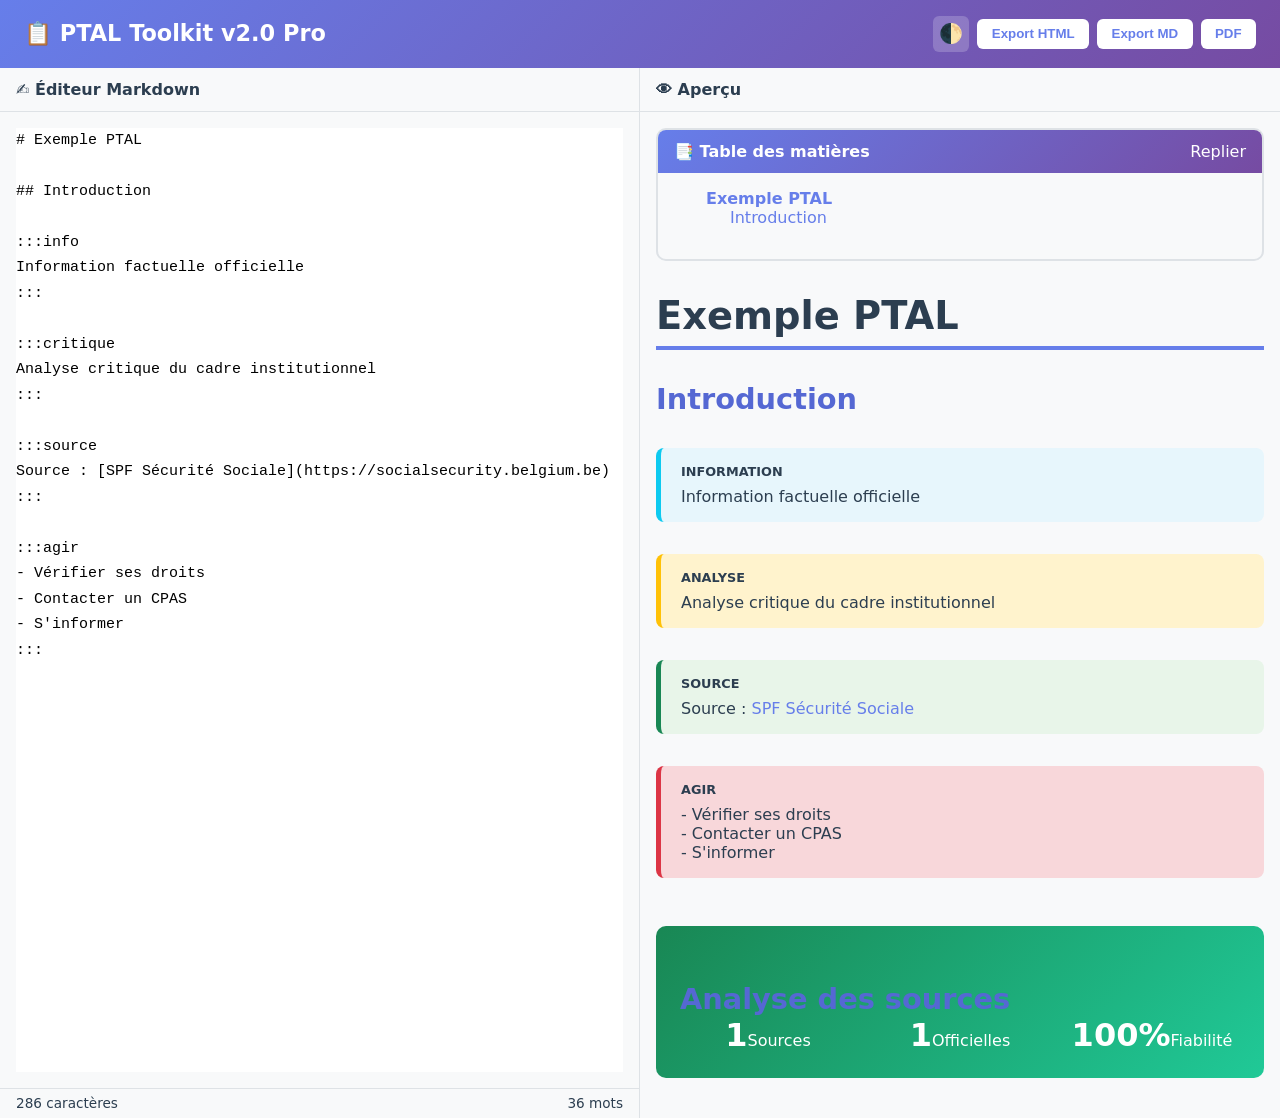
<file: modules/toolkit-light.html>
<!DOCTYPE html>
<html lang="fr">
<head>
<meta charset="UTF-8">
<meta name="viewport" content="width=device-width, initial-scale=1.0">
<title>PTAL Toolkit v2.0 Pro</title>

<style>
/* ===================== VARIABLES ===================== */
:root{
  --primary:#667eea;
  --primary-dark:#5568d3;
  --secondary:#764ba2;
  --success:#198754;
  --warning:#ffc107;
  --info:#0dcaf0;
  --danger:#dc3545;
  --bg-light:#f8f9fa;
  --bg-dark:#1a1a2e;
  --text-dark:#2c3e50;
  --text-light:#ecf0f1;
  --border:#dee2e6;
}

/* ===================== BASE ===================== */
*{box-sizing:border-box;margin:0;padding:0}
body{
  font-family:system-ui,-apple-system,BlinkMacSystemFont,"Segoe UI",Roboto,Arial,sans-serif;
  background:var(--bg-light);
  color:var(--text-dark);
  transition:.3s;
}
body.dark-mode{
  background:var(--bg-dark);
  color:var(--text-light);
}
a{color:var(--primary);text-decoration:none}
a:hover{text-decoration:underline}

/* ===================== HEADER ===================== */
.app-header{
  background:linear-gradient(135deg,var(--primary),var(--secondary));
  color:#fff;
  padding:1rem 1.5rem;
  display:flex;
  justify-content:space-between;
  align-items:center;
}
.app-title{font-size:1.4rem;font-weight:700}
.app-controls{display:flex;gap:.5rem;align-items:center}
.btn,.btn-icon{
  cursor:pointer;
  border:none;
  border-radius:6px;
}
.btn{
  background:#fff;
  color:var(--primary);
  padding:.45rem .9rem;
  font-weight:600;
}
.btn-icon{
  background:rgba(255,255,255,.2);
  color:#fff;
  font-size:1.2rem;
  padding:.4rem;
}
.btn-icon:hover{background:rgba(255,255,255,.35)}

/* ===================== LAYOUT ===================== */
.container{
  display:grid;
  grid-template-columns:1fr 1fr;
  height:calc(100vh - 70px);
}
.panel{
  display:flex;
  flex-direction:column;
  border-right:1px solid var(--border);
}
.panel:last-child{border-right:none}
.panel-header{
  padding:.75rem 1rem;
  font-weight:600;
  background:var(--bg-light);
  border-bottom:1px solid var(--border);
}
body.dark-mode .panel-header{background:#0f3460}
.panel-content{flex:1;overflow:auto;padding:1rem}

/* ===================== EDITOR ===================== */
textarea{
  width:100%;
  height:100%;
  border:none;
  resize:none;
  font-family:monospace;
  font-size:15px;
  line-height:1.7;
  outline:none;
}
body.dark-mode textarea{
  background:#0f3460;
  color:var(--text-light);
}

/* ===================== PREVIEW ===================== */
#preview h1{font-size:2.4rem;border-bottom:4px solid var(--primary);padding-bottom:.5rem}
#preview h2{font-size:1.8rem;margin-top:2rem;color:var(--primary-dark)}
#preview h3{font-size:1.4rem;margin-top:1.5rem}
#preview p{margin:1rem 0;line-height:1.8}
#preview ul{margin-left:2rem;margin-bottom:1rem}
#preview blockquote{
  border-left:4px solid var(--primary);
  padding:.8rem 1rem;
  background:var(--bg-light);
  font-style:italic;
}
body.dark-mode #preview blockquote{background:#16213e}

/* ===================== TOC ===================== */
.toc{
  border:2px solid var(--border);
  border-radius:10px;
  margin-bottom:2rem;
  overflow:hidden;
}
.toc-header{
  background:linear-gradient(135deg,var(--primary),var(--secondary));
  color:#fff;
  padding:.75rem 1rem;
  display:flex;
  justify-content:space-between;
  cursor:pointer;
}
.toc-list{list-style:none;padding:1rem}
.toc-list.collapsed{display:none}
.toc-item.level-1{font-weight:700}
.toc-item.level-2{padding-left:1.5rem}
.toc-item.level-3{padding-left:3rem;font-size:.9rem}

/* ===================== BLOCKS ===================== */
.block{
  border-left:5px solid;
  padding:1rem 1.25rem;
  margin:2rem 0;
  border-radius:8px;
}
.block-info{border-color:var(--info);background:#e7f6fc}
.block-critique{border-color:var(--warning);background:#fff3cd}
.block-source{border-color:var(--success);background:#e8f5e9}
.block-agir{border-color:var(--danger);background:#f8d7da}
.block-header{font-weight:700;margin-bottom:.5rem;text-transform:uppercase;font-size:.8rem}

/* ===================== SOURCES ===================== */
.sources-summary{
  background:linear-gradient(135deg,var(--success),#20c997);
  color:#fff;
  padding:1.5rem;
  border-radius:10px;
  margin:3rem 0 1.5rem;
}
.sources-stats{
  display:grid;
  grid-template-columns:repeat(auto-fit,minmax(120px,1fr));
  gap:1rem;
}
.stat{text-align:center}
.stat-number{font-size:2rem;font-weight:800}

/* ===================== STATUS ===================== */
.status-bar{
  padding:.4rem 1rem;
  font-size:.85rem;
  border-top:1px solid var(--border);
  display:flex;
  justify-content:space-between;
}

/* ===================== MOBILE ===================== */
@media(max-width:900px){
  .container{grid-template-columns:1fr;grid-template-rows:1fr 1fr}
}
</style>
</head>

<body>

<header class="app-header">
  <div class="app-title">📋 PTAL Toolkit v2.0 Pro</div>
  <div class="app-controls">
    <button class="btn-icon" onclick="toggleDarkMode()">🌓</button>
    <button class="btn" onclick="exportHTML()">Export HTML</button>
    <button class="btn" onclick="exportMD()">Export MD</button>
    <button class="btn" onclick="exportPDF()">PDF</button>
  </div>
</header>

<div class="container">

<!-- ===================== EDITOR ===================== -->
<div class="panel">
  <div class="panel-header">✍️ Éditeur Markdown</div>
  <div class="panel-content">
<textarea id="editor">
# Exemple PTAL

## Introduction

:::info
Information factuelle officielle
:::

:::critique
Analyse critique du cadre institutionnel
:::

:::source
Source : [SPF Sécurité Sociale](https://socialsecurity.belgium.be)
:::

:::agir
- Vérifier ses droits
- Contacter un CPAS
- S'informer
:::
</textarea>
  </div>
  <div class="status-bar">
    <span id="char-count">0 caractères</span>
    <span id="word-count">0 mots</span>
  </div>
</div>

<!-- ===================== PREVIEW ===================== -->
<div class="panel">
  <div class="panel-header">👁 Aperçu</div>
  <div class="panel-content" id="preview"></div>
</div>

</div>

<script>
/* ===================== CORE ===================== */
const editor=document.getElementById("editor");
const preview=document.getElementById("preview");
const charCount=document.getElementById("char-count");
const wordCount=document.getElementById("word-count");

const officialDomains=[
  "belgium.be","socialsecurity.belgium.be","onem.be","inami.fgov.be","statbel.fgov.be"
];

function toggleDarkMode(){
  document.body.classList.toggle("dark-mode");
  localStorage.setItem("ptal_dark",document.body.classList.contains("dark-mode"));
}
if(localStorage.getItem("ptal_dark")==="true"){
  document.body.classList.add("dark-mode");
}

/* ===================== PARSERS ===================== */
function parseSemanticBlocks(text){
  return text.replace(/:::(\w+)\n([\s\S]*?):::/g,(m,type,content)=>{
    const labels={info:"Information",critique:"Analyse",source:"Source",agir:"Agir"};
    return `<div class="block block-${type}">
      <div class="block-header">${labels[type]||type}</div>
      <div>${content.trim().replace(/\n/g,"<br>")}</div>
    </div>`;
  });
}

function markdownToHTML(text){
  text=parseSemanticBlocks(text);
  text=text.replace(/^### (.*)$/gim,"<h3>$1</h3>");
  text=text.replace(/^## (.*)$/gim,"<h2>$1</h2>");
  text=text.replace(/^# (.*)$/gim,"<h1>$1</h1>");
  text=text.replace(/\*\*(.*?)\*\*/g,"<strong>$1</strong>");
  text=text.replace(/\*(.*?)\*/g,"<em>$1</em>");
  text=text.replace(/\[([^\]]+)\]\(([^)]+)\)/g,'<a href="$2" target="_blank">$1</a>');
  text=text.replace(/^> (.*)$/gim,"<blockquote>$1</blockquote>");
  text=text.replace(/^- (.*)$/gim,"<li>$1</li>");
  text=text.replace(/(<li>.*<\/li>)/s,"<ul>$1</ul>");
  text=text.split("\n\n").map(p=>{
    if(p.match(/^</))return p;
    return "<p>"+p+"</p>";
  }).join("");
  return text;
}

/* ===================== TOC ===================== */
function generateTOC(html){
  const tmp=document.createElement("div");
  tmp.innerHTML=html;
  const heads=tmp.querySelectorAll("h1,h2,h3");
  if(!heads.length)return{toc:"",content:html};

  let items="";
  heads.forEach((h,i)=>{
    const lvl=h.tagName[1];
    const id="sec-"+i;
    h.id=id;
    items+=`<li class="toc-item level-${lvl}">
      <a href="#${id}">${h.textContent}</a>
    </li>`;
  });

  return{
    toc:`<div class="toc">
      <div class="toc-header" onclick="toggleTOC()">
        <strong>📑 Table des matières</strong>
        <span id="toc-toggle">Replier</span>
      </div>
      <ul class="toc-list" id="toc-list">${items}</ul>
    </div>`,
    content:tmp.innerHTML
  };
}

function toggleTOC(){
  const list=document.getElementById("toc-list");
  const btn=document.getElementById("toc-toggle");
  const c=list.classList.toggle("collapsed");
  btn.textContent=c?"Déplier":"Replier";
}

/* ===================== SOURCES ===================== */
function extractSources(text){
  const r=/\[[^\]]+\]\(([^)]+)\)/g;
  const out=[];
  let m;
  while((m=r.exec(text))!==null){
    if(!out.includes(m[1]))out.push(m[1]);
  }
  return out.map(u=>({url:u,official:officialDomains.some(d=>u.includes(d))}));
}

function renderSources(sources){
  if(!sources.length)return"";
  const off=sources.filter(s=>s.official).length;
  const pct=Math.round(off/sources.length*100);
  return `<div class="sources-summary">
    <h2>Analyse des sources</h2>
    <div class="sources-stats">
      <div class="stat"><span class="stat-number">${sources.length}</span>Sources</div>
      <div class="stat"><span class="stat-number">${off}</span>Officielles</div>
      <div class="stat"><span class="stat-number">${pct}%</span>Fiabilité</div>
    </div>
  </div>`;
}

/* ===================== UPDATE ===================== */
function update(){
  const txt=editor.value;
  let html=markdownToHTML(txt);
  const toc=generateTOC(html);
  const sources=extractSources(txt);
  preview.innerHTML=toc.toc+toc.content+renderSources(sources);

  charCount.textContent=txt.length+" caractères";
  wordCount.textContent=(txt.trim()?txt.trim().split(/\s+/).length:0)+" mots";

  localStorage.setItem("ptal_content",txt);
}
editor.addEventListener("input",update);

/* ===================== EXPORT ===================== */
function exportHTML(){
  const b=new Blob([preview.innerHTML],{type:"text/html"});
  const a=document.createElement("a");
  a.href=URL.createObjectURL(b);
  a.download="ptal.html";
  a.click();
}
function exportMD(){
  const b=new Blob([editor.value],{type:"text/markdown"});
  const a=document.createElement("a");
  a.href=URL.createObjectURL(b);
  a.download="ptal.md";
  a.click();
}
function exportPDF(){window.print()}

/* ===================== INIT ===================== */
const saved=localStorage.getItem("ptal_content");
if(saved)editor.value=saved;
update();
</script>

</body>
</html>
</file>
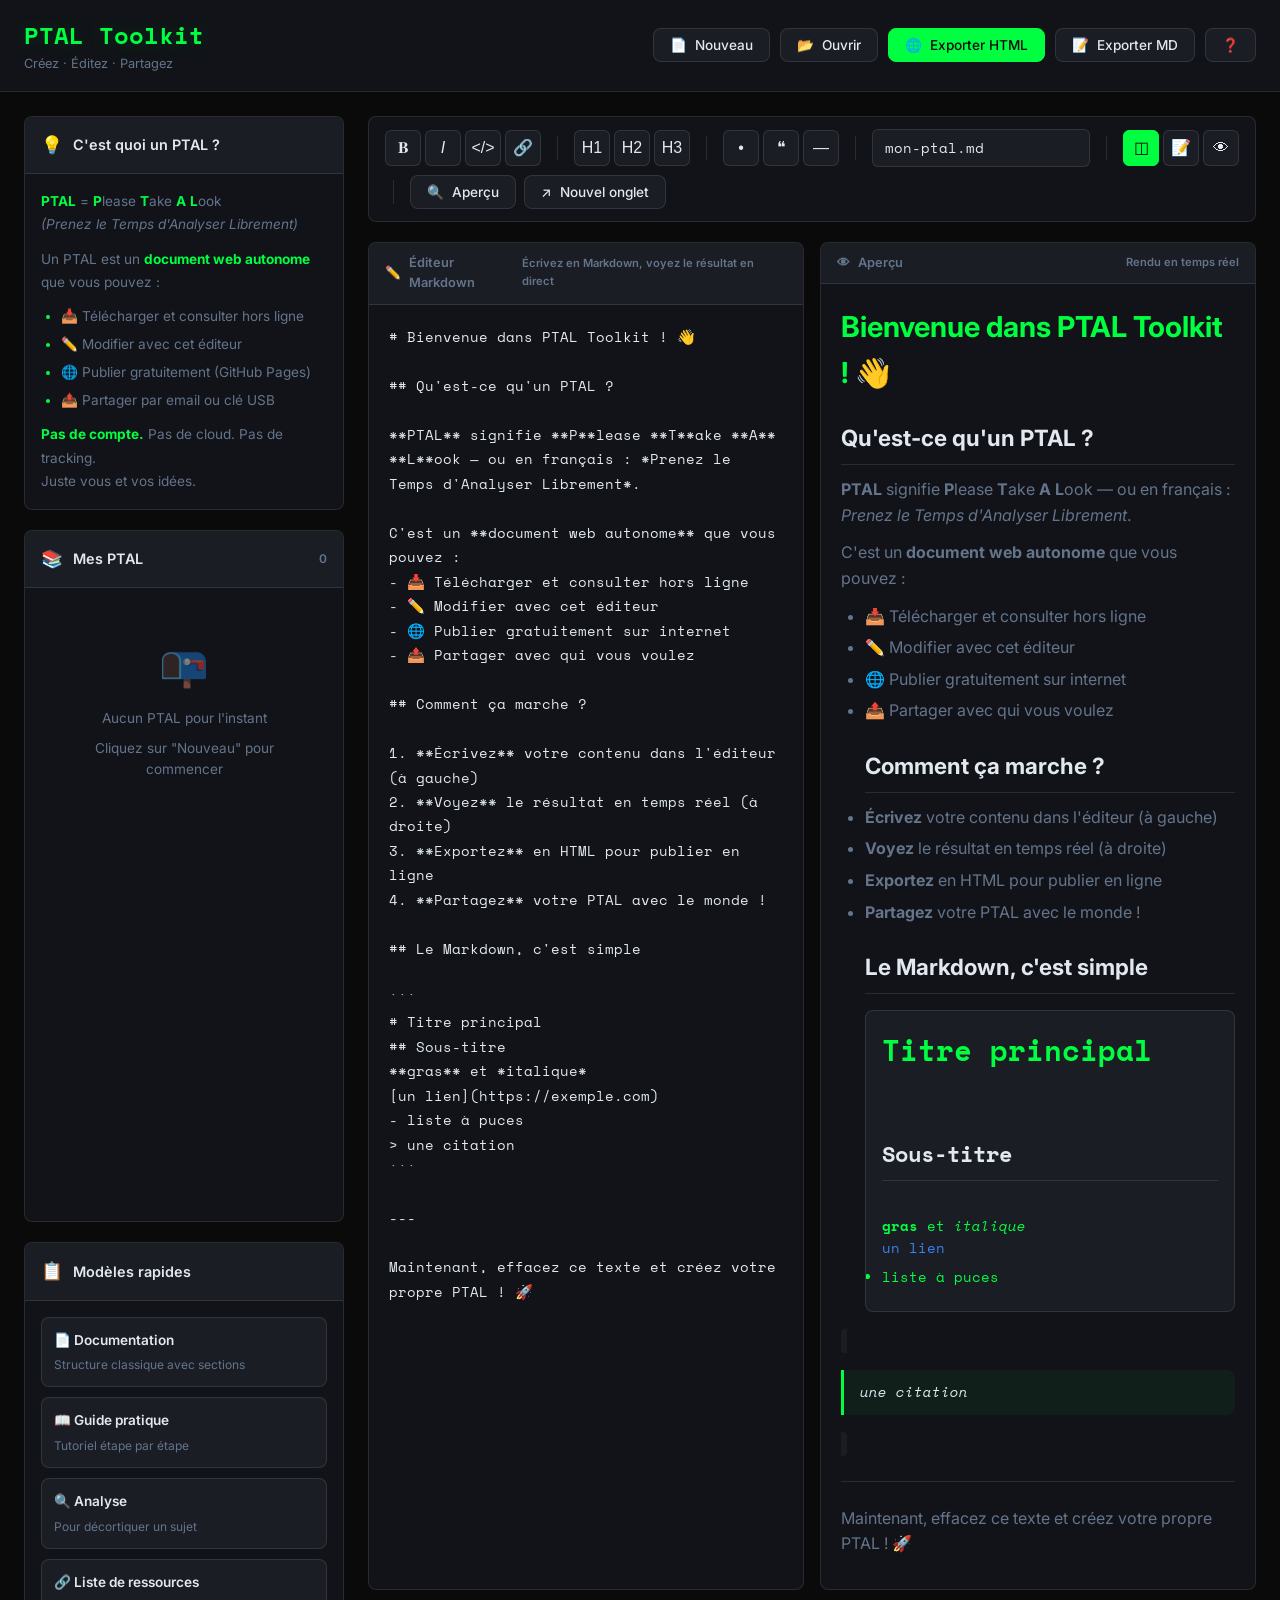
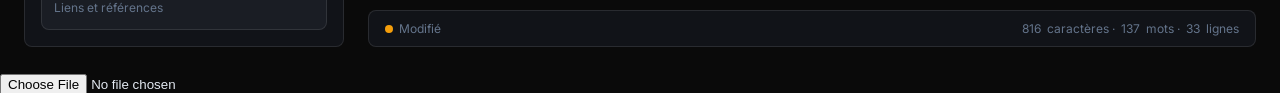
<file: modules/toolkit-pro.html>
<!DOCTYPE html>
<html lang="fr">
<head>
  <meta charset="UTF-8">
  <meta name="viewport" content="width=device-width, initial-scale=1">
  <title>PTAL Toolkit – Créez votre propre PTAL</title>
  <meta name="description" content="Un outil simple pour créer, éditer et publier vos propres dashboards documentaires PTAL.">
  <style>
    @import url('https://fonts.googleapis.com/css2?family=Space+Mono:wght@400;700&family=Inter:wght@400;500;600;700&display=swap');

    :root {
      --bg: #0a0a0a;
      --card: #111318;
      --surface: #1a1d24;
      --matrix: #00ff41;
      --matrix-dim: #003b00;
      --matrix-glow: rgba(0, 255, 65, 0.2);
      --accent: #3b82f6;
      --accent2: #8b5cf6;
      --warning: #f59e0b;
      --error: #ef4444;
      --text: #e2e8f0;
      --muted: #64748b;
      --border: rgba(255, 255, 255, 0.1);
      --font-mono: 'Space Mono', monospace;
      --font-sans: 'Inter', -apple-system, sans-serif;
      --radius: 8px;
    }

    * { box-sizing: border-box; margin: 0; padding: 0; }

    body {
      font-family: var(--font-sans);
      background: var(--bg);
      color: var(--text);
      min-height: 100vh;
      line-height: 1.6;
    }

    /* HEADER */
    header {
      background: var(--card);
      border-bottom: 1px solid var(--border);
      padding: 16px 24px;
      position: sticky;
      top: 0;
      z-index: 100;
    }

    .header-content {
      max-width: 1400px;
      margin: 0 auto;
      display: flex;
      align-items: center;
      justify-content: space-between;
      gap: 20px;
      flex-wrap: wrap;
    }

    .logo-section {
      display: flex;
      align-items: center;
      gap: 16px;
    }

    .logo {
      font-family: var(--font-mono);
      font-size: 1.5rem;
      font-weight: 700;
      color: var(--matrix);
      text-shadow: 0 0 20px var(--matrix-glow);
    }

    .logo-sub {
      font-size: 0.8rem;
      color: var(--muted);
    }

    .header-actions {
      display: flex;
      gap: 10px;
      flex-wrap: wrap;
    }

    .btn {
      padding: 8px 16px;
      border-radius: var(--radius);
      font-family: var(--font-sans);
      font-size: 0.85rem;
      font-weight: 500;
      cursor: pointer;
      transition: all 0.2s;
      display: inline-flex;
      align-items: center;
      gap: 8px;
      border: 1px solid var(--border);
      background: var(--surface);
      color: var(--text);
      text-decoration: none;
    }

    .btn:hover {
      background: rgba(255, 255, 255, 0.1);
      border-color: var(--matrix);
    }

    .btn-primary {
      background: var(--matrix);
      color: var(--bg);
      border-color: var(--matrix);
    }

    .btn-primary:hover {
      background: #00cc33;
      box-shadow: 0 0 20px var(--matrix-glow);
    }

    .btn-accent {
      background: var(--accent);
      color: white;
      border-color: var(--accent);
    }

    .btn-accent:hover {
      background: #2563eb;
    }

    /* MAIN LAYOUT */
    .main-container {
      max-width: 1400px;
      margin: 0 auto;
      padding: 24px;
      display: grid;
      grid-template-columns: 320px 1fr;
      gap: 24px;
      min-height: calc(100vh - 80px);
    }

    @media (max-width: 1000px) {
      .main-container {
        grid-template-columns: 1fr;
      }
    }

    /* SIDEBAR */
    .sidebar {
      display: flex;
      flex-direction: column;
      gap: 20px;
    }

    .panel {
      background: var(--card);
      border: 1px solid var(--border);
      border-radius: var(--radius);
      overflow: hidden;
    }

    .panel-header {
      padding: 14px 16px;
      background: var(--surface);
      border-bottom: 1px solid var(--border);
      font-weight: 600;
      font-size: 0.9rem;
      display: flex;
      align-items: center;
      gap: 10px;
    }

    .panel-header .icon {
      font-size: 1.1rem;
    }

    .panel-body {
      padding: 16px;
    }

    /* WHAT IS PTAL */
    .intro-text {
      font-size: 0.85rem;
      color: var(--muted);
      line-height: 1.7;
    }

    .intro-text strong {
      color: var(--matrix);
    }

    .intro-list {
      margin: 12px 0;
      padding-left: 20px;
    }

    .intro-list li {
      margin: 6px 0;
      color: var(--muted);
      font-size: 0.85rem;
    }

    .intro-list li::marker {
      color: var(--matrix);
    }

    /* MY PTALS LIST */
    .ptal-list {
      display: flex;
      flex-direction: column;
      gap: 8px;
      max-height: 300px;
      overflow-y: auto;
    }

    .ptal-item {
      display: flex;
      align-items: center;
      gap: 10px;
      padding: 10px 12px;
      background: var(--surface);
      border-radius: var(--radius);
      cursor: pointer;
      transition: all 0.2s;
      border: 1px solid transparent;
    }

    .ptal-item:hover {
      border-color: var(--matrix);
      background: rgba(0, 255, 65, 0.05);
    }

    .ptal-item.active {
      border-color: var(--matrix);
      background: rgba(0, 255, 65, 0.1);
    }

    .ptal-item-icon {
      font-size: 1.2rem;
    }

    .ptal-item-info {
      flex: 1;
      min-width: 0;
    }

    .ptal-item-name {
      font-size: 0.85rem;
      font-weight: 500;
      white-space: nowrap;
      overflow: hidden;
      text-overflow: ellipsis;
    }

    .ptal-item-date {
      font-size: 0.72rem;
      color: var(--muted);
    }

    .ptal-item-actions {
      display: flex;
      gap: 4px;
      opacity: 0;
      transition: opacity 0.2s;
    }

    .ptal-item:hover .ptal-item-actions {
      opacity: 1;
    }

    .ptal-item-btn {
      width: 28px;
      height: 28px;
      border-radius: 4px;
      border: none;
      background: var(--card);
      color: var(--muted);
      cursor: pointer;
      display: flex;
      align-items: center;
      justify-content: center;
      transition: all 0.2s;
    }

    .ptal-item-btn:hover {
      background: var(--matrix);
      color: var(--bg);
    }

    .ptal-item-btn.delete:hover {
      background: var(--error);
      color: white;
    }

    .empty-state {
      text-align: center;
      padding: 30px 20px;
      color: var(--muted);
      font-size: 0.85rem;
    }

    .empty-state .icon {
      font-size: 2.5rem;
      margin-bottom: 10px;
      opacity: 0.5;
    }

    /* MAIN CONTENT */
    .main-content {
      display: flex;
      flex-direction: column;
      gap: 20px;
    }

    /* EDITOR TOOLBAR */
    .editor-toolbar {
      display: flex;
      gap: 8px;
      padding: 12px 16px;
      background: var(--card);
      border: 1px solid var(--border);
      border-radius: var(--radius);
      flex-wrap: wrap;
      align-items: center;
    }

    .toolbar-group {
      display: flex;
      gap: 4px;
      align-items: center;
    }

    .toolbar-separator {
      width: 1px;
      height: 24px;
      background: var(--border);
      margin: 0 8px;
    }

    .toolbar-btn {
      width: 36px;
      height: 36px;
      border-radius: 6px;
      border: 1px solid var(--border);
      background: var(--surface);
      color: var(--text);
      cursor: pointer;
      display: flex;
      align-items: center;
      justify-content: center;
      font-size: 1rem;
      transition: all 0.2s;
    }

    .toolbar-btn:hover {
      border-color: var(--matrix);
      background: rgba(0, 255, 65, 0.1);
      color: var(--matrix);
    }

    .toolbar-btn.active {
      background: var(--matrix);
      color: var(--bg);
      border-color: var(--matrix);
    }

    .filename-input {
      flex: 1;
      min-width: 200px;
      padding: 8px 12px;
      border-radius: 6px;
      border: 1px solid var(--border);
      background: var(--surface);
      color: var(--text);
      font-family: var(--font-mono);
      font-size: 0.85rem;
    }

    .filename-input:focus {
      outline: none;
      border-color: var(--matrix);
      box-shadow: 0 0 0 3px var(--matrix-glow);
    }

    /* EDITOR AREA */
    .editor-area {
      flex: 1;
      display: grid;
      grid-template-columns: 1fr 1fr;
      gap: 16px;
      min-height: 500px;
    }

    .editor-area.view-editor {
      grid-template-columns: 1fr;
    }

    .editor-area.view-editor .preview-pane {
      display: none;
    }

    .editor-area.view-preview {
      grid-template-columns: 1fr;
    }

    .editor-area.view-preview .editor-pane {
      display: none;
    }

    @media (max-width: 900px) {
      .editor-area {
        grid-template-columns: 1fr;
      }
    }

    .editor-pane, .preview-pane {
      background: var(--card);
      border: 1px solid var(--border);
      border-radius: var(--radius);
      display: flex;
      flex-direction: column;
      overflow: hidden;
    }

    .pane-header {
      padding: 10px 16px;
      background: var(--surface);
      border-bottom: 1px solid var(--border);
      font-size: 0.8rem;
      font-weight: 600;
      color: var(--muted);
      display: flex;
      align-items: center;
      justify-content: space-between;
    }

    .pane-header .label {
      display: flex;
      align-items: center;
      gap: 8px;
    }

    .editor-textarea {
      flex: 1;
      padding: 20px;
      border: none;
      background: transparent;
      color: var(--text);
      font-family: var(--font-mono);
      font-size: 0.9rem;
      line-height: 1.7;
      resize: none;
    }

    .editor-textarea:focus {
      outline: none;
    }

    .editor-textarea::placeholder {
      color: var(--muted);
    }

    .preview-content {
      flex: 1;
      padding: 20px;
      overflow-y: auto;
    }

    /* PREVIEW STYLES */
    .preview-content h1 { font-size: 1.8rem; margin: 0 0 16px; color: var(--matrix); }
    .preview-content h2 { font-size: 1.4rem; margin: 24px 0 12px; color: var(--text); border-bottom: 1px solid var(--border); padding-bottom: 8px; }
    .preview-content h3 { font-size: 1.15rem; margin: 20px 0 10px; color: var(--text); }
    .preview-content p { margin: 12px 0; color: var(--muted); }
    .preview-content ul, .preview-content ol { margin: 12px 0 12px 24px; color: var(--muted); }
    .preview-content li { margin: 6px 0; }
    .preview-content a { color: var(--accent); text-decoration: none; }
    .preview-content a:hover { text-decoration: underline; }
    .preview-content code { background: var(--surface); padding: 2px 6px; border-radius: 4px; font-family: var(--font-mono); font-size: 0.85em; color: var(--matrix); }
    .preview-content pre { background: var(--surface); padding: 16px; border-radius: var(--radius); overflow-x: auto; margin: 16px 0; border: 1px solid var(--border); }
    .preview-content pre code { background: none; padding: 0; }
    .preview-content blockquote { border-left: 3px solid var(--matrix); padding: 12px 16px; margin: 16px 0; background: rgba(0, 255, 65, 0.05); border-radius: 0 var(--radius) var(--radius) 0; }
    .preview-content blockquote p { margin: 0; color: var(--text); font-style: italic; }
    .preview-content table { width: 100%; border-collapse: collapse; margin: 16px 0; }
    .preview-content th, .preview-content td { padding: 10px 12px; border: 1px solid var(--border); text-align: left; }
    .preview-content th { background: var(--surface); font-weight: 600; }
    .preview-content hr { border: none; border-top: 1px solid var(--border); margin: 24px 0; }
    .preview-content img { max-width: 100%; border-radius: var(--radius); margin: 16px 0; }

    /* STATUS BAR */
    .status-bar {
      display: flex;
      justify-content: space-between;
      align-items: center;
      padding: 8px 16px;
      background: var(--card);
      border: 1px solid var(--border);
      border-radius: var(--radius);
      font-size: 0.75rem;
      color: var(--muted);
    }

    .status-item {
      display: flex;
      align-items: center;
      gap: 6px;
    }

    .status-dot {
      width: 8px;
      height: 8px;
      border-radius: 50%;
      background: var(--matrix);
    }

    .status-dot.modified {
      background: var(--warning);
    }

    /* MODAL */
    .modal-overlay {
      position: fixed;
      inset: 0;
      background: rgba(0, 0, 0, 0.8);
      display: none;
      align-items: center;
      justify-content: center;
      z-index: 1000;
      padding: 20px;
    }

    .modal-overlay.active {
      display: flex;
    }

    .modal {
      background: var(--card);
      border: 1px solid var(--border);
      border-radius: var(--radius);
      width: 100%;
      max-width: 900px;
      max-height: 90vh;
      display: flex;
      flex-direction: column;
      overflow: hidden;
    }

    .modal-header {
      padding: 16px 20px;
      background: var(--surface);
      border-bottom: 1px solid var(--border);
      display: flex;
      align-items: center;
      justify-content: space-between;
    }

    .modal-title {
      font-size: 1rem;
      font-weight: 600;
      display: flex;
      align-items: center;
      gap: 10px;
    }

    .modal-close {
      width: 32px;
      height: 32px;
      border-radius: 6px;
      border: none;
      background: transparent;
      color: var(--muted);
      cursor: pointer;
      display: flex;
      align-items: center;
      justify-content: center;
      font-size: 1.2rem;
      transition: all 0.2s;
    }

    .modal-close:hover {
      background: var(--error);
      color: white;
    }

    .modal-body {
      flex: 1;
      overflow: auto;
      padding: 0;
    }

    .modal-body iframe {
      width: 100%;
      height: 70vh;
      border: none;
    }

    .modal-footer {
      padding: 12px 20px;
      background: var(--surface);
      border-top: 1px solid var(--border);
      display: flex;
      justify-content: flex-end;
      gap: 10px;
    }

    /* TOAST */
    .toast {
      position: fixed;
      bottom: 24px;
      right: 24px;
      padding: 14px 20px;
      background: var(--card);
      border: 1px solid var(--matrix);
      border-radius: var(--radius);
      color: var(--text);
      font-size: 0.9rem;
      display: flex;
      align-items: center;
      gap: 10px;
      transform: translateY(100px);
      opacity: 0;
      transition: all 0.3s;
      z-index: 2000;
      box-shadow: 0 10px 40px rgba(0, 0, 0, 0.3);
    }

    .toast.active {
      transform: translateY(0);
      opacity: 1;
    }

    .toast.error {
      border-color: var(--error);
    }

    /* HELP SECTION */
    .help-grid {
      display: grid;
      grid-template-columns: repeat(auto-fit, minmax(140px, 1fr));
      gap: 10px;
    }

    .help-item {
      padding: 10px;
      background: var(--surface);
      border-radius: 6px;
      text-align: center;
      font-size: 0.75rem;
    }

    .help-item kbd {
      display: inline-block;
      padding: 2px 6px;
      background: var(--card);
      border: 1px solid var(--border);
      border-radius: 4px;
      font-family: var(--font-mono);
      font-size: 0.7rem;
      margin-bottom: 4px;
    }

    .help-item span {
      display: block;
      color: var(--muted);
      margin-top: 4px;
    }

    /* SCROLLBAR */
    ::-webkit-scrollbar { width: 8px; height: 8px; }
    ::-webkit-scrollbar-track { background: var(--bg); }
    ::-webkit-scrollbar-thumb { background: var(--surface); border-radius: 4px; }
    ::-webkit-scrollbar-thumb:hover { background: var(--muted); }

    /* TEMPLATES */
    .templates-grid {
      display: grid;
      gap: 10px;
    }

    .template-item {
      padding: 12px;
      background: var(--surface);
      border: 1px solid var(--border);
      border-radius: var(--radius);
      cursor: pointer;
      transition: all 0.2s;
    }

    .template-item:hover {
      border-color: var(--matrix);
      background: rgba(0, 255, 65, 0.05);
    }

    .template-item-title {
      font-weight: 600;
      font-size: 0.85rem;
      margin-bottom: 4px;
    }

    .template-item-desc {
      font-size: 0.75rem;
      color: var(--muted);
    }
  </style>
</head>
<body>
  <header>
    <div class="header-content">
      <div class="logo-section">
        <div>
          <div class="logo">PTAL Toolkit</div>
          <div class="logo-sub">Créez · Éditez · Partagez</div>
        </div>
      </div>
      <div class="header-actions">
        <button class="btn" onclick="newPTAL()">
          <span>📄</span> Nouveau
        </button>
        <button class="btn" onclick="openFile()">
          <span>📂</span> Ouvrir
        </button>
        <button class="btn btn-primary" onclick="exportHTML()">
          <span>🌐</span> Exporter HTML
        </button>
        <button class="btn" onclick="exportMD()">
          <span>📝</span> Exporter MD
        </button>
        <button class="btn" onclick="showHelp()">
          <span>❓</span>
        </button>
      </div>
    </div>
  </header>

  <div class="main-container">
    <!-- SIDEBAR -->
    <aside class="sidebar">
      <!-- WHAT IS PTAL -->
      <div class="panel">
        <div class="panel-header">
          <span class="icon">💡</span>
          C'est quoi un PTAL ?
        </div>
        <div class="panel-body">
          <p class="intro-text">
            <strong>PTAL</strong> = <strong>P</strong>lease <strong>T</strong>ake <strong>A</strong> <strong>L</strong>ook
            <br><em>(Prenez le Temps d'Analyser Librement)</em>
          </p>
          <p class="intro-text" style="margin-top: 12px;">
            Un PTAL est un <strong>document web autonome</strong> que vous pouvez :
          </p>
          <ul class="intro-list">
            <li>📥 Télécharger et consulter hors ligne</li>
            <li>✏️ Modifier avec cet éditeur</li>
            <li>🌐 Publier gratuitement (GitHub Pages)</li>
            <li>📤 Partager par email ou clé USB</li>
          </ul>
          <p class="intro-text" style="margin-top: 12px;">
            <strong>Pas de compte.</strong> Pas de cloud. Pas de tracking.<br>
            Juste vous et vos idées.
          </p>
        </div>
      </div>

      <!-- MES PTALS -->
      <div class="panel" style="flex: 1;">
        <div class="panel-header">
          <span class="icon">📚</span>
          Mes PTAL
          <span style="margin-left: auto; font-size: 0.75rem; color: var(--muted);" id="ptalCount">0</span>
        </div>
        <div class="panel-body">
          <div class="ptal-list" id="ptalList">
            <div class="empty-state">
              <div class="icon">📭</div>
              <p>Aucun PTAL pour l'instant</p>
              <p style="margin-top: 8px;">Cliquez sur "Nouveau" pour commencer</p>
            </div>
          </div>
        </div>
      </div>

      <!-- TEMPLATES -->
      <div class="panel">
        <div class="panel-header">
          <span class="icon">📋</span>
          Modèles rapides
        </div>
        <div class="panel-body">
          <div class="templates-grid">
            <div class="template-item" onclick="loadTemplate('doc')">
              <div class="template-item-title">📄 Documentation</div>
              <div class="template-item-desc">Structure classique avec sections</div>
            </div>
            <div class="template-item" onclick="loadTemplate('guide')">
              <div class="template-item-title">📖 Guide pratique</div>
              <div class="template-item-desc">Tutoriel étape par étape</div>
            </div>
            <div class="template-item" onclick="loadTemplate('analyse')">
              <div class="template-item-title">🔍 Analyse</div>
              <div class="template-item-desc">Pour décortiquer un sujet</div>
            </div>
            <div class="template-item" onclick="loadTemplate('ressources')">
              <div class="template-item-title">🔗 Liste de ressources</div>
              <div class="template-item-desc">Liens et références</div>
            </div>
          </div>
        </div>
      </div>
    </aside>

    <!-- MAIN CONTENT -->
    <main class="main-content">
      <!-- TOOLBAR -->
      <div class="editor-toolbar">
        <div class="toolbar-group">
          <button class="toolbar-btn" onclick="insertFormat('**', '**')" title="Gras (Ctrl+B)">𝐁</button>
          <button class="toolbar-btn" onclick="insertFormat('*', '*')" title="Italique (Ctrl+I)"><em>I</em></button>
          <button class="toolbar-btn" onclick="insertFormat('`', '`')" title="Code">&lt;/&gt;</button>
          <button class="toolbar-btn" onclick="insertFormat('[', '](url)')" title="Lien (Ctrl+K)">🔗</button>
        </div>
        <div class="toolbar-separator"></div>
        <div class="toolbar-group">
          <button class="toolbar-btn" onclick="insertLine('# ')" title="Titre 1">H1</button>
          <button class="toolbar-btn" onclick="insertLine('## ')" title="Titre 2">H2</button>
          <button class="toolbar-btn" onclick="insertLine('### ')" title="Titre 3">H3</button>
        </div>
        <div class="toolbar-separator"></div>
        <div class="toolbar-group">
          <button class="toolbar-btn" onclick="insertLine('- ')" title="Liste">•</button>
          <button class="toolbar-btn" onclick="insertLine('> ')" title="Citation">❝</button>
          <button class="toolbar-btn" onclick="insertLine('---\n')" title="Séparateur">—</button>
        </div>
        <div class="toolbar-separator"></div>
        <input type="text" class="filename-input" id="filename" value="mon-ptal.md" placeholder="nom-du-fichier.md">
        <div class="toolbar-separator"></div>
        <div class="toolbar-group">
          <button class="toolbar-btn" id="viewSplit" onclick="setView('split')" title="Vue partagée">◫</button>
          <button class="toolbar-btn" id="viewEditor" onclick="setView('editor')" title="Éditeur seul">📝</button>
          <button class="toolbar-btn active" id="viewPreview" onclick="setView('preview')" title="Aperçu seul">👁</button>
        </div>
        <div class="toolbar-separator"></div>
        <button class="btn" onclick="previewInModal()" title="Aperçu plein écran">
          <span>🔍</span> Aperçu
        </button>
        <button class="btn" onclick="openInNewTab()" title="Ouvrir dans un nouvel onglet">
          <span>↗️</span> Nouvel onglet
        </button>
      </div>

      <!-- EDITOR -->
      <div class="editor-area" id="editorArea">
        <div class="editor-pane">
          <div class="pane-header">
            <span class="label"><span>✏️</span> Éditeur Markdown</span>
            <span style="font-size: 0.7rem;">Écrivez en Markdown, voyez le résultat en direct</span>
          </div>
          <textarea class="editor-textarea" id="editor" placeholder="# Mon PTAL

Écrivez votre contenu ici en **Markdown**...

## C'est quoi le Markdown ?

Le Markdown est un langage simple pour formater du texte :
- **gras** avec deux astérisques
- *italique* avec une astérisque
- [liens](https://exemple.com) entre crochets
- `code` entre accents graves

> Les citations commencent par >

C'est tout ! Commencez à écrire."></textarea>
        </div>
        <div class="preview-pane">
          <div class="pane-header">
            <span class="label"><span>👁</span> Aperçu</span>
            <span style="font-size: 0.7rem;">Rendu en temps réel</span>
          </div>
          <div class="preview-content" id="preview"></div>
        </div>
      </div>

      <!-- STATUS BAR -->
      <div class="status-bar">
        <div class="status-item">
          <span class="status-dot" id="statusDot"></span>
          <span id="statusText">Prêt</span>
        </div>
        <div class="status-item">
          <span id="charCount">0</span> caractères · <span id="wordCount">0</span> mots · <span id="lineCount">0</span> lignes
        </div>
      </div>
    </main>
  </div>

  <!-- MODAL PREVIEW -->
  <div class="modal-overlay" id="modalOverlay" onclick="closeModal(event)">
    <div class="modal" onclick="event.stopPropagation()">
      <div class="modal-header">
        <div class="modal-title">
          <span>👁</span>
          <span id="modalTitle">Aperçu du PTAL</span>
        </div>
        <button class="modal-close" onclick="closeModal()">&times;</button>
      </div>
      <div class="modal-body">
        <iframe id="modalFrame"></iframe>
      </div>
      <div class="modal-footer">
        <button class="btn" onclick="closeModal()">Fermer</button>
        <button class="btn" onclick="openInNewTab()">↗️ Nouvel onglet</button>
        <button class="btn btn-primary" onclick="exportHTML()">🌐 Exporter HTML</button>
      </div>
    </div>
  </div>

  <!-- HELP MODAL -->
  <div class="modal-overlay" id="helpModal" onclick="closeHelp(event)">
    <div class="modal" style="max-width: 600px;" onclick="event.stopPropagation()">
      <div class="modal-header">
        <div class="modal-title">
          <span>❓</span>
          Aide & Raccourcis
        </div>
        <button class="modal-close" onclick="closeHelp()">&times;</button>
      </div>
      <div class="modal-body" style="padding: 20px;">
        <h3 style="margin-bottom: 16px; font-size: 1rem;">Raccourcis clavier</h3>
        <div class="help-grid">
          <div class="help-item"><kbd>Ctrl</kbd>+<kbd>B</kbd><span>Gras</span></div>
          <div class="help-item"><kbd>Ctrl</kbd>+<kbd>I</kbd><span>Italique</span></div>
          <div class="help-item"><kbd>Ctrl</kbd>+<kbd>K</kbd><span>Lien</span></div>
          <div class="help-item"><kbd>Ctrl</kbd>+<kbd>S</kbd><span>Sauvegarder</span></div>
          <div class="help-item"><kbd>Ctrl</kbd>+<kbd>E</kbd><span>Exporter MD</span></div>
          <div class="help-item"><kbd>Ctrl</kbd>+<kbd>N</kbd><span>Nouveau</span></div>
        </div>
        
        <h3 style="margin: 24px 0 16px; font-size: 1rem;">Syntaxe Markdown</h3>
        <div style="font-family: var(--font-mono); font-size: 0.8rem; background: var(--surface); padding: 16px; border-radius: var(--radius);">
          <div style="margin-bottom: 8px;"><code># Titre 1</code></div>
          <div style="margin-bottom: 8px;"><code>## Titre 2</code></div>
          <div style="margin-bottom: 8px;"><code>**gras**</code> → <strong>gras</strong></div>
          <div style="margin-bottom: 8px;"><code>*italique*</code> → <em>italique</em></div>
          <div style="margin-bottom: 8px;"><code>[texte](url)</code> → lien</div>
          <div style="margin-bottom: 8px;"><code>`code`</code> → <code style="background: var(--card); padding: 2px 6px; border-radius: 3px;">code</code></div>
          <div style="margin-bottom: 8px;"><code>- item</code> → liste</div>
          <div><code>> citation</code> → bloc citation</div>
        </div>

        <h3 style="margin: 24px 0 16px; font-size: 1rem;">Publier votre PTAL</h3>
        <ol style="font-size: 0.85rem; color: var(--muted); padding-left: 20px;">
          <li style="margin-bottom: 8px;">Exportez en HTML (bouton vert)</li>
          <li style="margin-bottom: 8px;">Créez un compte GitHub (gratuit)</li>
          <li style="margin-bottom: 8px;">Créez un "repository"</li>
          <li style="margin-bottom: 8px;">Uploadez le fichier (renommé en index.html)</li>
          <li>Activez GitHub Pages dans Settings</li>
        </ol>
        <p style="font-size: 0.85rem; color: var(--matrix); margin-top: 12px;">
          → Votre PTAL sera accessible sur https://votre-pseudo.github.io/votre-repo/
        </p>
      </div>
    </div>
  </div>

  <!-- TOAST -->
  <div class="toast" id="toast"></div>

  <!-- FILE INPUT (hidden) -->
  <input type="file" id="fileInput" accept=".md,.txt,.html" onchange="handleFileOpen(event)">

  <script>
    // =====================================================
    // ÉTAT DE L'APPLICATION
    // =====================================================
    let ptals = JSON.parse(localStorage.getItem('ptals') || '[]');
    let currentPtalId = null;
    let isModified = false;

    const editor = document.getElementById('editor');
    const preview = document.getElementById('preview');
    const filename = document.getElementById('filename');

    // =====================================================
    // MARKDOWN PARSER (simple)
    // =====================================================
    function parseMarkdown(md) {
      let html = md
        // Escape HTML
        .replace(/&/g, '&amp;')
        .replace(/</g, '&lt;')
        .replace(/>/g, '&gt;')
        // Headers
        .replace(/^### (.*$)/gm, '<h3>$1</h3>')
        .replace(/^## (.*$)/gm, '<h2>$1</h2>')
        .replace(/^# (.*$)/gm, '<h1>$1</h1>')
        // Bold & Italic
        .replace(/\*\*\*(.*?)\*\*\*/g, '<strong><em>$1</em></strong>')
        .replace(/\*\*(.*?)\*\*/g, '<strong>$1</strong>')
        .replace(/\*(.*?)\*/g, '<em>$1</em>')
        // Code blocks
        .replace(/```(\w*)\n([\s\S]*?)```/g, '<pre><code>$2</code></pre>')
        // Inline code
        .replace(/`([^`]+)`/g, '<code>$1</code>')
        // Links
        .replace(/\[([^\]]+)\]\(([^)]+)\)/g, '<a href="$2" target="_blank">$1</a>')
        // Images
        .replace(/!\[([^\]]*)\]\(([^)]+)\)/g, '<img src="$2" alt="$1">')
        // Blockquotes
        .replace(/^&gt; (.*$)/gm, '<blockquote><p>$1</p></blockquote>')
        // Horizontal rule
        .replace(/^---$/gm, '<hr>')
        // Lists
        .replace(/^\- (.*$)/gm, '<li>$1</li>')
        .replace(/^\* (.*$)/gm, '<li>$1</li>')
        .replace(/^\d+\. (.*$)/gm, '<li>$1</li>')
        // Paragraphs
        .replace(/\n\n/g, '</p><p>')
        // Line breaks
        .replace(/\n/g, '<br>');
      
      // Wrap in paragraph if not already wrapped
      if (!html.startsWith('<')) {
        html = '<p>' + html + '</p>';
      }
      
      // Fix consecutive list items
      html = html.replace(/<\/li><br><li>/g, '</li><li>');
      html = html.replace(/(<li>.*<\/li>)/g, '<ul>$1</ul>');
      html = html.replace(/<\/ul><ul>/g, '');
      
      // Fix consecutive blockquotes
      html = html.replace(/<\/blockquote><br><blockquote>/g, '</blockquote><blockquote>');
      
      return html;
    }

    // =====================================================
    // MISE À JOUR DE L'APERÇU
    // =====================================================
    function updatePreview() {
      preview.innerHTML = parseMarkdown(editor.value);
      updateStats();
      markModified();
    }

    function updateStats() {
      const text = editor.value;
      document.getElementById('charCount').textContent = text.length;
      document.getElementById('wordCount').textContent = text.trim() ? text.trim().split(/\s+/).length : 0;
      document.getElementById('lineCount').textContent = text.split('\n').length;
    }

    function markModified() {
      if (!isModified) {
        isModified = true;
        document.getElementById('statusDot').classList.add('modified');
        document.getElementById('statusText').textContent = 'Modifié';
      }
    }

    function markSaved() {
      isModified = false;
      document.getElementById('statusDot').classList.remove('modified');
      document.getElementById('statusText').textContent = 'Sauvegardé';
    }

    // =====================================================
    // GESTION DES PTALS
    // =====================================================
    function savePTAL() {
      const name = filename.value.replace('.md', '').replace('.html', '');
      const content = editor.value;
      const now = new Date().toISOString();

      if (currentPtalId) {
        // Update existing
        const ptal = ptals.find(p => p.id === currentPtalId);
        if (ptal) {
          ptal.name = name;
          ptal.content = content;
          ptal.modified = now;
        }
      } else {
        // Create new
        const newPtal = {
          id: Date.now().toString(),
          name: name,
          content: content,
          created: now,
          modified: now
        };
        ptals.unshift(newPtal);
        currentPtalId = newPtal.id;
      }

      localStorage.setItem('ptals', JSON.stringify(ptals));
      renderPtalList();
      markSaved();
      showToast('💾 PTAL sauvegardé !');
    }

    function loadPTAL(id) {
      const ptal = ptals.find(p => p.id === id);
      if (ptal) {
        editor.value = ptal.content;
        filename.value = ptal.name + '.md';
        currentPtalId = id;
        updatePreview();
        markSaved();
        renderPtalList();
      }
    }

    function deletePTAL(id, event) {
      event.stopPropagation();
      if (confirm('Supprimer ce PTAL ?')) {
        ptals = ptals.filter(p => p.id !== id);
        localStorage.setItem('ptals', JSON.stringify(ptals));
        if (currentPtalId === id) {
          newPTAL();
        }
        renderPtalList();
        showToast('🗑️ PTAL supprimé');
      }
    }

    function newPTAL() {
      if (isModified && !confirm('Vous avez des modifications non sauvegardées. Continuer ?')) {
        return;
      }
      editor.value = '';
      filename.value = 'nouveau-ptal.md';
      currentPtalId = null;
      isModified = false;
      updatePreview();
      document.getElementById('statusDot').classList.remove('modified');
      document.getElementById('statusText').textContent = 'Nouveau document';
    }

    function renderPtalList() {
      const list = document.getElementById('ptalList');
      document.getElementById('ptalCount').textContent = ptals.length;

      if (ptals.length === 0) {
        list.innerHTML = `
          <div class="empty-state">
            <div class="icon">📭</div>
            <p>Aucun PTAL pour l'instant</p>
            <p style="margin-top: 8px;">Cliquez sur "Nouveau" pour commencer</p>
          </div>
        `;
        return;
      }

      list.innerHTML = ptals.map(ptal => {
        const date = new Date(ptal.modified).toLocaleDateString('fr-FR', { 
          day: 'numeric', month: 'short', hour: '2-digit', minute: '2-digit' 
        });
        const isActive = ptal.id === currentPtalId;
        return `
          <div class="ptal-item ${isActive ? 'active' : ''}" onclick="loadPTAL('${ptal.id}')">
            <span class="ptal-item-icon">📄</span>
            <div class="ptal-item-info">
              <div class="ptal-item-name">${ptal.name}</div>
              <div class="ptal-item-date">${date}</div>
            </div>
            <div class="ptal-item-actions">
              <button class="ptal-item-btn delete" onclick="deletePTAL('${ptal.id}', event)" title="Supprimer">🗑️</button>
            </div>
          </div>
        `;
      }).join('');
    }

    // =====================================================
    // TEMPLATES
    // =====================================================
    const templates = {
      doc: `# Mon Document

## Introduction

Présentez votre sujet ici. Expliquez pourquoi c'est important et ce que le lecteur va apprendre.

## Section 1

Développez votre premier point...

## Section 2

Développez votre deuxième point...

## Conclusion

Résumez les points clés et invitez à l'action.

---

*Document créé avec PTAL Toolkit*`,

      guide: `# Guide : [Titre de votre guide]

## Avant de commencer

**Prérequis :**
- Élément 1
- Élément 2

**Temps estimé :** X minutes

---

## Étape 1 : [Titre]

Expliquez la première étape...

## Étape 2 : [Titre]

Expliquez la deuxième étape...

## Étape 3 : [Titre]

Expliquez la troisième étape...

---

## Résultat final

Décrivez ce que l'utilisateur devrait avoir obtenu.

## En cas de problème

Listez les problèmes courants et leurs solutions.

---

*Guide créé avec PTAL Toolkit*`,

      analyse: `# Analyse : [Sujet]

## Contexte

Présentez le sujet et pourquoi il mérite d'être analysé.

## Les faits

> "Citation pertinente ou donnée clé"

- Fait 1 (source)
- Fait 2 (source)
- Fait 3 (source)

## Les différentes perspectives

### Point de vue A
...

### Point de vue B
...

## Mon analyse

Ce que j'en pense, arguments et nuances...

## Conclusion

Synthèse et ouverture vers d'autres questions.

---

**Sources :**
- [Source 1](url)
- [Source 2](url)

*Analyse créée avec PTAL Toolkit*`,

      ressources: `# Ressources : [Thème]

## 📚 Livres

- **Titre 1** — Auteur — [lien](url)
  *Courte description*
  
- **Titre 2** — Auteur — [lien](url)
  *Courte description*

## 🎬 Vidéos

- [Titre de la vidéo](url) — Chaîne
- [Titre de la vidéo](url) — Chaîne

## 🔗 Sites web

- [Nom du site](url) — Description
- [Nom du site](url) — Description

## 🎧 Podcasts

- [Titre du podcast](url) — Description

## 🛠️ Outils

- [Nom de l'outil](url) — À quoi ça sert

---

*Liste compilée le ${new Date().toLocaleDateString('fr-FR')} avec PTAL Toolkit*`
    };

    function loadTemplate(name) {
      if (isModified && !confirm('Vous avez des modifications non sauvegardées. Charger le modèle ?')) {
        return;
      }
      editor.value = templates[name] || '';
      filename.value = name + '-ptal.md';
      currentPtalId = null;
      updatePreview();
      showToast('📋 Modèle chargé');
    }

    // =====================================================
    // EXPORT
    // =====================================================
    function generateHTML() {
      const title = filename.value.replace('.md', '').replace('.html', '');
      const content = parseMarkdown(editor.value);
      
      return `<!DOCTYPE html>
<html lang="fr">
<head>
  <meta charset="UTF-8">
  <meta name="viewport" content="width=device-width, initial-scale=1">
  <title>${title} – PTAL</title>
  <style>
    * { box-sizing: border-box; margin: 0; padding: 0; }
    body {
      font-family: -apple-system, BlinkMacSystemFont, 'Segoe UI', Roboto, sans-serif;
      line-height: 1.7;
      color: #1a1a2e;
      background: #fafafa;
      padding: 40px 20px;
    }
    .container {
      max-width: 800px;
      margin: 0 auto;
      background: white;
      padding: 60px;
      border-radius: 12px;
      box-shadow: 0 4px 20px rgba(0,0,0,0.08);
    }
    h1 { font-size: 2.2rem; margin-bottom: 24px; color: #1a1a2e; }
    h2 { font-size: 1.5rem; margin: 32px 0 16px; color: #2d3748; border-bottom: 2px solid #e2e8f0; padding-bottom: 8px; }
    h3 { font-size: 1.2rem; margin: 24px 0 12px; color: #4a5568; }
    p { margin: 16px 0; color: #4a5568; }
    a { color: #3b82f6; text-decoration: none; }
    a:hover { text-decoration: underline; }
    ul, ol { margin: 16px 0 16px 24px; color: #4a5568; }
    li { margin: 8px 0; }
    code { background: #f1f5f9; padding: 2px 8px; border-radius: 4px; font-family: 'SF Mono', Monaco, monospace; font-size: 0.9em; color: #7c3aed; }
    pre { background: #1e293b; color: #e2e8f0; padding: 20px; border-radius: 8px; overflow-x: auto; margin: 20px 0; }
    pre code { background: none; color: inherit; padding: 0; }
    blockquote { border-left: 4px solid #3b82f6; padding: 16px 20px; margin: 20px 0; background: #eff6ff; border-radius: 0 8px 8px 0; }
    blockquote p { margin: 0; color: #1e40af; font-style: italic; }
    hr { border: none; border-top: 1px solid #e2e8f0; margin: 32px 0; }
    table { width: 100%; border-collapse: collapse; margin: 20px 0; }
    th, td { padding: 12px; border: 1px solid #e2e8f0; text-align: left; }
    th { background: #f8fafc; font-weight: 600; }
    img { max-width: 100%; border-radius: 8px; margin: 20px 0; }
    .footer { margin-top: 48px; padding-top: 24px; border-top: 1px solid #e2e8f0; font-size: 0.85rem; color: #94a3b8; text-align: center; }
    .footer a { color: #64748b; }
    @media (max-width: 600px) {
      body { padding: 20px 16px; }
      .container { padding: 30px 20px; }
      h1 { font-size: 1.8rem; }
    }
  </style>
</head>
<body>
  <div class="container">
    ${content}
    <div class="footer">
      <p>Créé avec <a href="https://github.com" target="_blank">PTAL Toolkit</a> – Please Take A Look</p>
    </div>
  </div>
</body>
</html>`;
    }

    function exportHTML() {
      const html = generateHTML();
      const name = filename.value.replace('.md', '').replace('.html', '');
      downloadFile(html, name + '.html', 'text/html');
      showToast('🌐 HTML exporté !');
    }

    function exportMD() {
      const name = filename.value.replace('.md', '').replace('.html', '');
      downloadFile(editor.value, name + '.md', 'text/markdown');
      showToast('📝 Markdown exporté !');
    }

    function downloadFile(content, filename, type) {
      const blob = new Blob([content], { type: type });
      const url = URL.createObjectURL(blob);
      const a = document.createElement('a');
      a.href = url;
      a.download = filename;
      a.click();
      URL.revokeObjectURL(url);
    }

    // =====================================================
    // APERÇU
    // =====================================================
    function previewInModal() {
      const html = generateHTML();
      const blob = new Blob([html], { type: 'text/html' });
      const url = URL.createObjectURL(blob);
      
      document.getElementById('modalFrame').src = url;
      document.getElementById('modalTitle').textContent = filename.value.replace('.md', '');
      document.getElementById('modalOverlay').classList.add('active');
    }

    function openInNewTab() {
      const html = generateHTML();
      const blob = new Blob([html], { type: 'text/html' });
      const url = URL.createObjectURL(blob);
      window.open(url, '_blank');
    }

    function closeModal(event) {
      if (!event || event.target === document.getElementById('modalOverlay')) {
        document.getElementById('modalOverlay').classList.remove('active');
        document.getElementById('modalFrame').src = '';
      }
    }

    // =====================================================
    // VUE
    // =====================================================
    function setView(view) {
      const area = document.getElementById('editorArea');
      area.classList.remove('view-editor', 'view-preview');
      
      document.querySelectorAll('.toolbar-group .toolbar-btn').forEach(btn => btn.classList.remove('active'));
      
      if (view === 'editor') {
        area.classList.add('view-editor');
        document.getElementById('viewEditor').classList.add('active');
      } else if (view === 'preview') {
        area.classList.add('view-preview');
        document.getElementById('viewPreview').classList.add('active');
      } else {
        document.getElementById('viewSplit').classList.add('active');
      }
    }

    // =====================================================
    // FORMATAGE
    // =====================================================
    function insertFormat(before, after) {
      const start = editor.selectionStart;
      const end = editor.selectionEnd;
      const text = editor.value;
      const selected = text.substring(start, end);
      
      editor.value = text.substring(0, start) + before + selected + after + text.substring(end);
      editor.focus();
      editor.setSelectionRange(start + before.length, start + before.length + selected.length);
      updatePreview();
    }

    function insertLine(prefix) {
      const start = editor.selectionStart;
      const text = editor.value;
      
      // Find start of current line
      let lineStart = start;
      while (lineStart > 0 && text[lineStart - 1] !== '\n') lineStart--;
      
      editor.value = text.substring(0, lineStart) + prefix + text.substring(lineStart);
      editor.focus();
      editor.setSelectionRange(lineStart + prefix.length, lineStart + prefix.length);
      updatePreview();
    }

    // =====================================================
    // FICHIERS
    // =====================================================
    function openFile() {
      document.getElementById('fileInput').click();
    }

    function handleFileOpen(event) {
      const file = event.target.files[0];
      if (!file) return;

      const reader = new FileReader();
      reader.onload = (e) => {
        let content = e.target.result;
        
        // Si c'est un HTML, essayer d'extraire le contenu
        if (file.name.endsWith('.html')) {
          const match = content.match(/<div class="container">([\s\S]*?)<div class="footer">/);
          if (match) {
            // C'est un PTAL exporté, mais on garde le HTML comme référence
            showToast('📂 Fichier HTML chargé (édition limitée)');
          }
        }
        
        editor.value = content;
        filename.value = file.name;
        currentPtalId = null;
        updatePreview();
        showToast('📂 Fichier ouvert !');
      };
      reader.readAsText(file);
      event.target.value = '';
    }

    // =====================================================
    // AIDE
    // =====================================================
    function showHelp() {
      document.getElementById('helpModal').classList.add('active');
    }

    function closeHelp(event) {
      if (!event || event.target === document.getElementById('helpModal')) {
        document.getElementById('helpModal').classList.remove('active');
      }
    }

    // =====================================================
    // TOAST
    // =====================================================
    function showToast(message, isError = false) {
      const toast = document.getElementById('toast');
      toast.textContent = message;
      toast.classList.toggle('error', isError);
      toast.classList.add('active');
      setTimeout(() => toast.classList.remove('active'), 3000);
    }

    // =====================================================
    // RACCOURCIS CLAVIER
    // =====================================================
    document.addEventListener('keydown', (e) => {
      if ((e.ctrlKey || e.metaKey)) {
        switch(e.key.toLowerCase()) {
          case 's':
            e.preventDefault();
            savePTAL();
            break;
          case 'b':
            e.preventDefault();
            insertFormat('**', '**');
            break;
          case 'i':
            e.preventDefault();
            insertFormat('*', '*');
            break;
          case 'k':
            e.preventDefault();
            insertFormat('[', '](url)');
            break;
          case 'e':
            e.preventDefault();
            exportMD();
            break;
          case 'n':
            e.preventDefault();
            newPTAL();
            break;
        }
      }
      
      if (e.key === 'Escape') {
        closeModal();
        closeHelp();
      }
    });

    // =====================================================
    // INITIALISATION
    // =====================================================
    editor.addEventListener('input', updatePreview);
    
    // Charger le dernier PTAL ou afficher le template
    if (ptals.length > 0) {
      loadPTAL(ptals[0].id);
    } else {
      editor.value = `# Bienvenue dans PTAL Toolkit ! 👋

## Qu'est-ce qu'un PTAL ?

**PTAL** signifie **P**lease **T**ake **A** **L**ook — ou en français : *Prenez le Temps d'Analyser Librement*.

C'est un **document web autonome** que vous pouvez :
- 📥 Télécharger et consulter hors ligne
- ✏️ Modifier avec cet éditeur
- 🌐 Publier gratuitement sur internet
- 📤 Partager avec qui vous voulez

## Comment ça marche ?

1. **Écrivez** votre contenu dans l'éditeur (à gauche)
2. **Voyez** le résultat en temps réel (à droite)
3. **Exportez** en HTML pour publier en ligne
4. **Partagez** votre PTAL avec le monde !

## Le Markdown, c'est simple

\`\`\`
# Titre principal
## Sous-titre
**gras** et *italique*
[un lien](https://exemple.com)
- liste à puces
> une citation
\`\`\`

---

Maintenant, effacez ce texte et créez votre propre PTAL ! 🚀`;
      updatePreview();
    }
    
    renderPtalList();
    setView('split');
  </script>
</body>
</html>
</file>
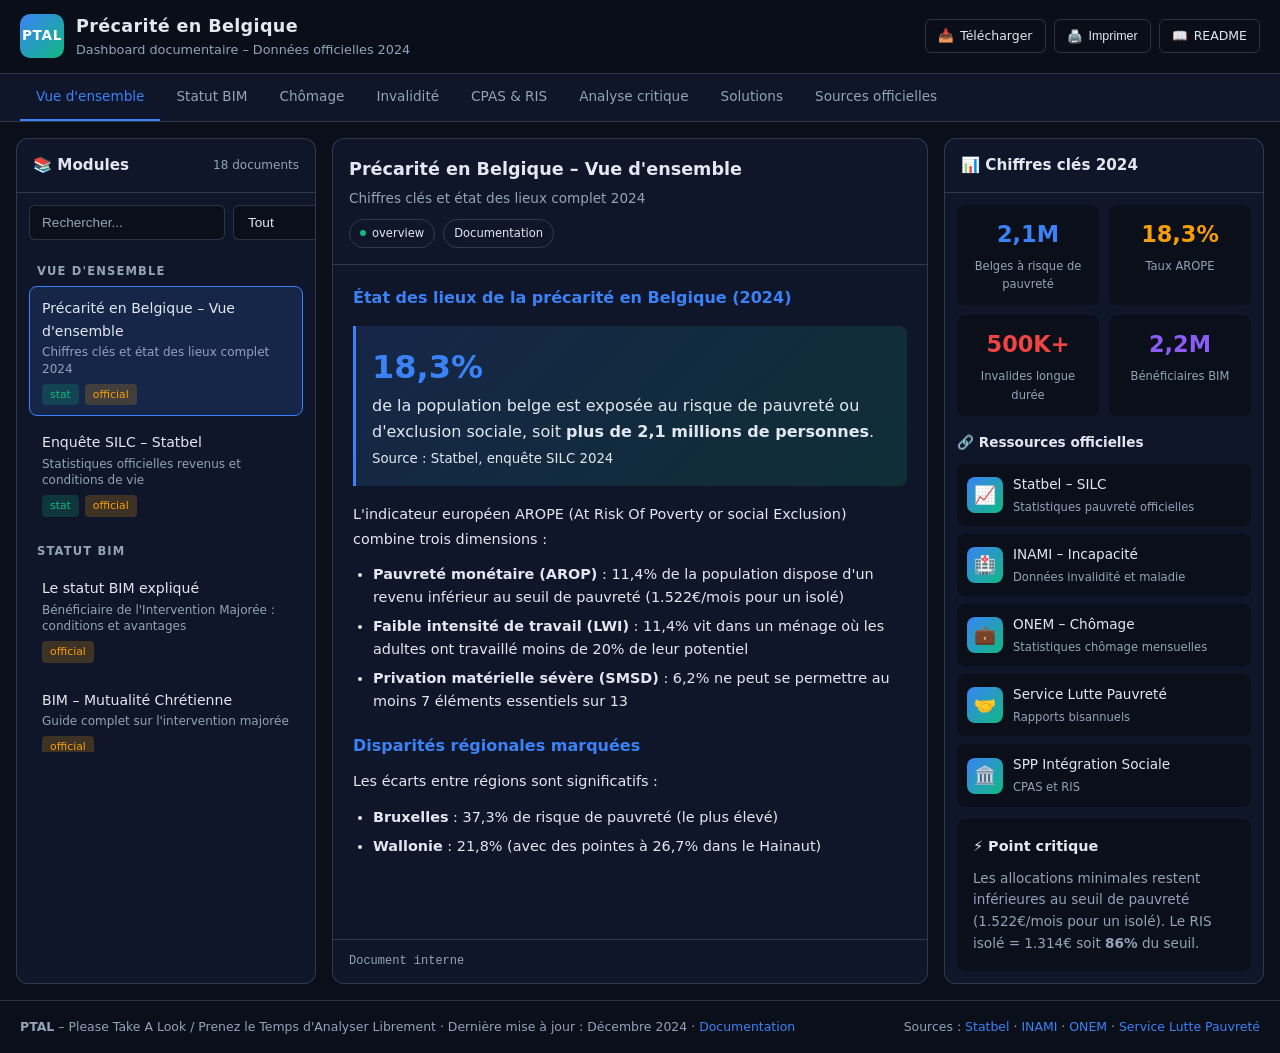
<file: modules/dashboards/precarite.html>
<!DOCTYPE html>
<html lang="fr">
<head>
  <meta charset="UTF-8">
  <meta name="viewport" content="width=device-width, initial-scale=1">
  <title>PTAL – Précarité en Belgique : BIM, Chômage & Invalidité</title>
  <meta name="description" content="Dashboard documentaire sur la précarité en Belgique : statistiques officielles, statut BIM, chômage, invalidité, et ressources pour comprendre et agir.">
  <style>
    :root {
      --bg: #0a0f1a;
      --card: #0f1629;
      --accent: #3b82f6;
      --accent2: #10b981;
      --accent3: #f59e0b;
      --accent4: #ef4444;
      --accent5: #8b5cf6;
      --text: #e2e8f0;
      --muted: #94a3b8;
      --border: rgba(148, 163, 184, 0.25);
      --font-main: system-ui, -apple-system, BlinkMacSystemFont, "Segoe UI", sans-serif;
      --font-mono: SFMono-Regular, Menlo, Monaco, Consolas, monospace;
      --radius: 12px;
      --shadow: 0 4px 24px rgba(0, 0, 0, 0.4);
    }

    * { box-sizing: border-box; margin: 0; padding: 0; }

    html { scroll-behavior: smooth; }

    body {
      min-height: 100vh;
      font-family: var(--font-main);
      background: var(--bg);
      color: var(--text);
      line-height: 1.6;
    }

    /* HEADER */
    header {
      position: sticky;
      top: 0;
      z-index: 100;
      backdrop-filter: blur(12px);
      background: rgba(10, 15, 26, 0.95);
      border-bottom: 1px solid var(--border);
      padding: 12px 20px;
      display: flex;
      align-items: center;
      justify-content: space-between;
      flex-wrap: wrap;
      gap: 12px;
    }

    .header-left {
      display: flex;
      align-items: center;
      gap: 12px;
    }

    .logo {
      width: 44px;
      height: 44px;
      border-radius: 10px;
      background: linear-gradient(135deg, var(--accent), var(--accent2));
      display: flex;
      align-items: center;
      justify-content: center;
      font-weight: 700;
      font-size: 0.85rem;
      color: white;
      letter-spacing: 0.05em;
    }

    .header-titles h1 {
      font-size: 1.1rem;
      font-weight: 600;
      letter-spacing: 0.02em;
    }

    .header-titles p {
      font-size: 0.8rem;
      color: var(--muted);
    }

    .header-right {
      display: flex;
      gap: 8px;
      flex-wrap: wrap;
    }

    .header-btn {
      padding: 6px 12px;
      border-radius: 6px;
      border: 1px solid var(--border);
      background: transparent;
      color: var(--text);
      font-size: 0.78rem;
      cursor: pointer;
      transition: all 0.2s;
      text-decoration: none;
      display: inline-flex;
      align-items: center;
      gap: 6px;
    }

    .header-btn:hover {
      background: rgba(59, 130, 246, 0.15);
      border-color: var(--accent);
    }

    /* NAVIGATION */
    nav {
      background: var(--card);
      border-bottom: 1px solid var(--border);
      padding: 0 20px;
      overflow-x: auto;
    }

    nav ul {
      display: flex;
      list-style: none;
      gap: 0;
    }

    nav a {
      display: block;
      padding: 12px 16px;
      color: var(--muted);
      text-decoration: none;
      font-size: 0.85rem;
      border-bottom: 2px solid transparent;
      transition: all 0.2s;
      white-space: nowrap;
    }

    nav a:hover, nav a.active {
      color: var(--accent);
      border-bottom-color: var(--accent);
    }

    /* MAIN LAYOUT */
    main {
      display: grid;
      grid-template-columns: 300px 1fr 320px;
      gap: 16px;
      padding: 16px;
      max-width: 1600px;
      margin: 0 auto;
      min-height: calc(100vh - 140px);
    }

    @media (max-width: 1200px) {
      main { grid-template-columns: 280px 1fr; }
      .panel-right { display: none; }
    }

    @media (max-width: 900px) {
      main { grid-template-columns: 1fr; }
    }

    /* PANELS */
    .panel {
      background: var(--card);
      border-radius: var(--radius);
      border: 1px solid var(--border);
      overflow: hidden;
    }

    .panel-header {
      padding: 14px 16px;
      border-bottom: 1px solid var(--border);
      display: flex;
      align-items: center;
      justify-content: space-between;
      gap: 10px;
    }

    .panel-header h2 {
      font-size: 0.95rem;
      font-weight: 600;
    }

    .panel-body {
      padding: 12px;
    }

    /* SEARCH & FILTERS */
    .search-box {
      display: flex;
      gap: 8px;
      margin-bottom: 12px;
    }

    .search-box input {
      flex: 1;
      padding: 8px 12px;
      border-radius: 6px;
      border: 1px solid var(--border);
      background: var(--bg);
      color: var(--text);
      font-size: 0.85rem;
    }

    .search-box input::placeholder { color: var(--muted); }

    .search-box select {
      padding: 8px 10px;
      border-radius: 6px;
      border: 1px solid var(--border);
      background: var(--bg);
      color: var(--text);
      font-size: 0.85rem;
    }

    /* MODULE LIST */
    .module-list {
      max-height: 500px;
      overflow-y: auto;
    }

    .module-group-title {
      font-size: 0.72rem;
      text-transform: uppercase;
      letter-spacing: 0.1em;
      color: var(--muted);
      padding: 10px 8px 6px;
      font-weight: 600;
    }

    .module-item {
      padding: 10px 12px;
      border-radius: 8px;
      cursor: pointer;
      transition: all 0.2s;
      border: 1px solid transparent;
      margin-bottom: 4px;
    }

    .module-item:hover {
      background: rgba(59, 130, 246, 0.1);
      border-color: rgba(59, 130, 246, 0.3);
    }

    .module-item.active {
      background: rgba(59, 130, 246, 0.15);
      border-color: var(--accent);
    }

    .module-item-title {
      font-size: 0.88rem;
      font-weight: 500;
      margin-bottom: 2px;
    }

    .module-item-desc {
      font-size: 0.75rem;
      color: var(--muted);
      line-height: 1.4;
    }

    .module-item-meta {
      display: flex;
      gap: 6px;
      margin-top: 6px;
    }

    .tag {
      font-size: 0.68rem;
      padding: 2px 8px;
      border-radius: 4px;
      background: rgba(59, 130, 246, 0.2);
      color: var(--accent);
    }

    .tag.stat { background: rgba(16, 185, 129, 0.2); color: var(--accent2); }
    .tag.official { background: rgba(245, 158, 11, 0.2); color: var(--accent3); }
    .tag.critical { background: rgba(239, 68, 68, 0.2); color: var(--accent4); }
    .tag.solution { background: rgba(139, 92, 246, 0.2); color: var(--accent5); }

    /* VIEWER */
    .viewer {
      display: flex;
      flex-direction: column;
      height: 100%;
    }

    .viewer-header {
      padding: 16px;
      border-bottom: 1px solid var(--border);
    }

    .viewer-title {
      font-size: 1.1rem;
      font-weight: 600;
      margin-bottom: 4px;
    }

    .viewer-subtitle {
      font-size: 0.85rem;
      color: var(--muted);
    }

    .viewer-badges {
      display: flex;
      gap: 8px;
      margin-top: 10px;
      flex-wrap: wrap;
    }

    .badge {
      font-size: 0.72rem;
      padding: 4px 10px;
      border-radius: 20px;
      border: 1px solid var(--border);
      display: inline-flex;
      align-items: center;
      gap: 6px;
    }

    .badge-dot {
      width: 6px;
      height: 6px;
      border-radius: 50%;
      background: var(--accent2);
    }

    .viewer-content {
      flex: 1;
      display: flex;
      flex-direction: column;
    }

    .viewer-iframe-container {
      flex: 1;
      min-height: 400px;
      background: var(--bg);
      border-radius: 8px;
      margin: 12px;
      overflow: hidden;
    }

    .viewer-iframe-container iframe {
      width: 100%;
      height: 100%;
      border: none;
    }

    .viewer-text {
      padding: 20px;
      overflow-y: auto;
      max-height: 600px;
    }

    .viewer-text h3 {
      font-size: 1rem;
      margin: 20px 0 10px;
      color: var(--accent);
    }

    .viewer-text h3:first-child { margin-top: 0; }

    .viewer-text p {
      margin-bottom: 12px;
      font-size: 0.9rem;
      line-height: 1.7;
    }

    .viewer-text ul, .viewer-text ol {
      margin: 10px 0 16px 20px;
      font-size: 0.9rem;
    }

    .viewer-text li { margin-bottom: 6px; }

    .viewer-text .stat-highlight {
      background: linear-gradient(135deg, rgba(59, 130, 246, 0.15), rgba(16, 185, 129, 0.15));
      border-left: 3px solid var(--accent);
      padding: 16px;
      border-radius: 0 8px 8px 0;
      margin: 16px 0;
    }

    .viewer-text .stat-number {
      font-size: 2rem;
      font-weight: 700;
      color: var(--accent);
      display: block;
    }

    .viewer-text .warning-box {
      background: rgba(239, 68, 68, 0.1);
      border-left: 3px solid var(--accent4);
      padding: 16px;
      border-radius: 0 8px 8px 0;
      margin: 16px 0;
    }

    .viewer-text .solution-box {
      background: rgba(139, 92, 246, 0.1);
      border-left: 3px solid var(--accent5);
      padding: 16px;
      border-radius: 0 8px 8px 0;
      margin: 16px 0;
    }

    .viewer-text a {
      color: var(--accent);
      text-decoration: none;
    }

    .viewer-text a:hover { text-decoration: underline; }

    .viewer-footer {
      padding: 12px 16px;
      border-top: 1px solid var(--border);
      display: flex;
      justify-content: space-between;
      align-items: center;
      flex-wrap: wrap;
      gap: 10px;
    }

    .viewer-url {
      font-family: var(--font-mono);
      font-size: 0.75rem;
      color: var(--muted);
      overflow: hidden;
      text-overflow: ellipsis;
      white-space: nowrap;
      max-width: 400px;
    }

    .btn {
      padding: 6px 14px;
      border-radius: 6px;
      font-size: 0.8rem;
      cursor: pointer;
      transition: all 0.2s;
      text-decoration: none;
      border: 1px solid var(--accent);
      background: transparent;
      color: var(--accent);
    }

    .btn:hover {
      background: var(--accent);
      color: white;
    }

    /* STATS PANEL */
    .stats-grid {
      display: grid;
      grid-template-columns: 1fr 1fr;
      gap: 10px;
      margin-bottom: 16px;
    }

    .stat-card {
      background: var(--bg);
      border-radius: 8px;
      padding: 12px;
      text-align: center;
    }

    .stat-card-value {
      font-size: 1.4rem;
      font-weight: 700;
      color: var(--accent);
    }

    .stat-card-label {
      font-size: 0.72rem;
      color: var(--muted);
      margin-top: 4px;
    }

    /* RESOURCES LIST */
    .resource-item {
      display: flex;
      align-items: center;
      gap: 10px;
      padding: 10px;
      border-radius: 8px;
      background: var(--bg);
      margin-bottom: 8px;
      cursor: pointer;
      transition: all 0.2s;
    }

    .resource-item:hover {
      transform: translateX(4px);
      background: rgba(59, 130, 246, 0.1);
    }

    .resource-icon {
      width: 36px;
      height: 36px;
      border-radius: 8px;
      background: linear-gradient(135deg, var(--accent), var(--accent2));
      display: flex;
      align-items: center;
      justify-content: center;
      font-size: 1.1rem;
      flex-shrink: 0;
    }

    .resource-info h4 {
      font-size: 0.85rem;
      font-weight: 500;
      margin-bottom: 2px;
    }

    .resource-info p {
      font-size: 0.72rem;
      color: var(--muted);
    }

    /* SECTION ANALYSIS */
    .analysis-section {
      padding: 16px;
      background: var(--bg);
      border-radius: 8px;
      margin-top: 12px;
    }

    .analysis-section h3 {
      font-size: 0.9rem;
      margin-bottom: 10px;
      display: flex;
      align-items: center;
      gap: 8px;
    }

    .analysis-section p {
      font-size: 0.85rem;
      color: var(--muted);
      line-height: 1.6;
    }

    /* FOOTER */
    footer {
      border-top: 1px solid var(--border);
      padding: 16px 20px;
      font-size: 0.78rem;
      color: var(--muted);
      display: flex;
      justify-content: space-between;
      flex-wrap: wrap;
      gap: 10px;
    }

    footer a {
      color: var(--accent);
      text-decoration: none;
    }

    footer a:hover { text-decoration: underline; }

    /* SCROLLBAR */
    ::-webkit-scrollbar { width: 6px; height: 6px; }
    ::-webkit-scrollbar-track { background: transparent; }
    ::-webkit-scrollbar-thumb { background: var(--border); border-radius: 3px; }
    ::-webkit-scrollbar-thumb:hover { background: var(--muted); }

    /* PRINT STYLES */
    @media print {
      header, nav, .panel-left, .panel-right, footer { display: none; }
      main { display: block; }
      .viewer { page-break-inside: avoid; }
    }
  </style>
</head>
<body>
  <header>
    <div class="header-left">
      <div class="logo">PTAL</div>
      <div class="header-titles">
        <h1>Précarité en Belgique</h1>
        <p>Dashboard documentaire – Données officielles 2024</p>
      </div>
    </div>
    <div class="header-right">
      <a href="https://github.com" target="_blank" class="header-btn">
        <span>📥</span> Télécharger
      </a>
      <button class="header-btn" onclick="window.print()">
        <span>🖨️</span> Imprimer
      </button>
      <a href="#readme" class="header-btn">
        <span>📖</span> README
      </a>
    </div>
  </header>

  <nav>
    <ul>
      <li><a href="#" class="active" data-section="overview">Vue d'ensemble</a></li>
      <li><a href="#" data-section="bim">Statut BIM</a></li>
      <li><a href="#" data-section="chomage">Chômage</a></li>
      <li><a href="#" data-section="invalidite">Invalidité</a></li>
      <li><a href="#" data-section="cpas">CPAS & RIS</a></li>
      <li><a href="#" data-section="analyse">Analyse critique</a></li>
      <li><a href="#" data-section="solutions">Solutions</a></li>
      <li><a href="#" data-section="sources">Sources officielles</a></li>
    </ul>
  </nav>

  <main>
    <!-- PANEL GAUCHE : MODULES -->
    <aside class="panel panel-left">
      <div class="panel-header">
        <h2>📚 Modules</h2>
        <span style="font-size: 0.75rem; color: var(--muted);" id="moduleCount">18 documents</span>
      </div>
      <div class="panel-body">
        <div class="search-box">
          <input type="search" id="searchInput" placeholder="Rechercher...">
          <select id="categoryFilter">
            <option value="all">Tout</option>
            <option value="stat">Statistiques</option>
            <option value="official">Officiel</option>
            <option value="analysis">Analyse</option>
            <option value="resource">Ressources</option>
          </select>
        </div>
        <div class="module-list" id="moduleList">
          <!-- Modules générés par JS -->
        </div>
      </div>
    </aside>

    <!-- PANEL CENTRAL : VIEWER -->
    <section class="panel viewer" id="viewerPanel">
      <div class="viewer-header">
        <div class="viewer-title" id="viewerTitle">Précarité en Belgique – Vue d'ensemble</div>
        <div class="viewer-subtitle" id="viewerSubtitle">Chiffres clés et état des lieux 2024</div>
        <div class="viewer-badges">
          <span class="badge"><span class="badge-dot"></span> <span id="viewerCategory">Vue d'ensemble</span></span>
          <span class="badge" id="viewerType">Documentation</span>
        </div>
      </div>
      <div class="viewer-content" id="viewerContent">
        <!-- Contenu dynamique -->
      </div>
      <div class="viewer-footer">
        <span class="viewer-url" id="viewerUrl">Document interne</span>
        <a href="#" id="viewerOpenBtn" class="btn" target="_blank" style="display: none;">Ouvrir ↗</a>
      </div>
    </section>

    <!-- PANEL DROIT : STATS & RESSOURCES -->
    <aside class="panel panel-right">
      <div class="panel-header">
        <h2>📊 Chiffres clés 2024</h2>
      </div>
      <div class="panel-body">
        <div class="stats-grid">
          <div class="stat-card">
            <div class="stat-card-value">2,1M</div>
            <div class="stat-card-label">Belges à risque de pauvreté</div>
          </div>
          <div class="stat-card">
            <div class="stat-card-value" style="color: var(--accent3);">18,3%</div>
            <div class="stat-card-label">Taux AROPE</div>
          </div>
          <div class="stat-card">
            <div class="stat-card-value" style="color: var(--accent4);">500K+</div>
            <div class="stat-card-label">Invalides longue durée</div>
          </div>
          <div class="stat-card">
            <div class="stat-card-value" style="color: var(--accent5);">2,2M</div>
            <div class="stat-card-label">Bénéficiaires BIM</div>
          </div>
        </div>

        <h3 style="font-size: 0.85rem; margin: 16px 0 10px;">🔗 Ressources officielles</h3>
        
        <div class="resource-item" onclick="window.open('https://statbel.fgov.be/fr/themes/menages/pauvrete-et-conditions-de-vie', '_blank')">
          <div class="resource-icon">📈</div>
          <div class="resource-info">
            <h4>Statbel – SILC</h4>
            <p>Statistiques pauvreté officielles</p>
          </div>
        </div>

        <div class="resource-item" onclick="window.open('https://www.inami.fgov.be/fr/statistiques/statistiques-indemnites', '_blank')">
          <div class="resource-icon">🏥</div>
          <div class="resource-info">
            <h4>INAMI – Incapacité</h4>
            <p>Données invalidité et maladie</p>
          </div>
        </div>

        <div class="resource-item" onclick="window.open('https://www.onem.be/page/chiffres', '_blank')">
          <div class="resource-icon">💼</div>
          <div class="resource-info">
            <h4>ONEM – Chômage</h4>
            <p>Statistiques chômage mensuelles</p>
          </div>
        </div>

        <div class="resource-item" onclick="window.open('https://luttepauvrete.be/', '_blank')">
          <div class="resource-icon">🤝</div>
          <div class="resource-info">
            <h4>Service Lutte Pauvreté</h4>
            <p>Rapports bisannuels</p>
          </div>
        </div>

        <div class="resource-item" onclick="window.open('https://www.mi-is.be/', '_blank')">
          <div class="resource-icon">🏛️</div>
          <div class="resource-info">
            <h4>SPP Intégration Sociale</h4>
            <p>CPAS et RIS</p>
          </div>
        </div>

        <div class="analysis-section">
          <h3>⚡ Point critique</h3>
          <p>Les allocations minimales restent inférieures au seuil de pauvreté (1.522€/mois pour un isolé). Le RIS isolé = 1.314€ soit <strong>86%</strong> du seuil.</p>
        </div>
      </div>
    </aside>
  </main>

  <footer>
    <div>
      <strong>PTAL</strong> – Please Take A Look / Prenez le Temps d'Analyser Librement
      · Dernière mise à jour : Décembre 2024
      · <a href="#readme">Documentation</a>
    </div>
    <div>
      Sources : <a href="https://statbel.fgov.be" target="_blank">Statbel</a> · 
      <a href="https://www.inami.fgov.be" target="_blank">INAMI</a> · 
      <a href="https://www.onem.be" target="_blank">ONEM</a> · 
      <a href="https://luttepauvrete.be" target="_blank">Service Lutte Pauvreté</a>
    </div>
  </footer>

  <script>
    // =====================================================
    // DONNÉES DES MODULES
    // =====================================================
    const modules = [
      // VUE D'ENSEMBLE
      {
        id: "overview",
        title: "Précarité en Belgique – Vue d'ensemble",
        desc: "Chiffres clés et état des lieux complet 2024",
        category: "stat",
        type: "Documentation",
        tags: ["stat", "official"],
        section: "overview",
        content: `
          <div class="viewer-text">
            <h3>État des lieux de la précarité en Belgique (2024)</h3>
            
            <div class="stat-highlight">
              <span class="stat-number">18,3%</span>
              de la population belge est exposée au risque de pauvreté ou d'exclusion sociale, soit <strong>plus de 2,1 millions de personnes</strong>.
              <br><small>Source : Statbel, enquête SILC 2024</small>
            </div>

            <p>L'indicateur européen AROPE (At Risk Of Poverty or social Exclusion) combine trois dimensions :</p>
            
            <ul>
              <li><strong>Pauvreté monétaire (AROP)</strong> : 11,4% de la population dispose d'un revenu inférieur au seuil de pauvreté (1.522€/mois pour un isolé)</li>
              <li><strong>Faible intensité de travail (LWI)</strong> : 11,4% vit dans un ménage où les adultes ont travaillé moins de 20% de leur potentiel</li>
              <li><strong>Privation matérielle sévère (SMSD)</strong> : 6,2% ne peut se permettre au moins 7 éléments essentiels sur 13</li>
            </ul>

            <h3>Disparités régionales marquées</h3>
            <p>Les écarts entre régions sont significatifs :</p>
            <ul>
              <li><strong>Bruxelles</strong> : 37,3% de risque de pauvreté (le plus élevé)</li>
              <li><strong>Wallonie</strong> : 21,8% (avec des pointes à 26,7% dans le Hainaut)</li>
              <li><strong>Flandre</strong> : 12,9% (10,2% en Brabant flamand)</li>
            </ul>

            <h3>Populations les plus vulnérables</h3>
            <div class="warning-box">
              <strong>38,3%</strong> des familles monoparentales sont en situation de pauvreté ou d'exclusion sociale.
              <br><strong>33,3%</strong> des personnes à faible niveau d'éducation contre 9,1% des diplômés du supérieur.
            </div>

            <h3>L'efficacité de la protection sociale</h3>
            <p>Sans les transferts sociaux, le taux de pauvreté passerait de 11,4% à <strong>25,8%</strong>. La sécurité sociale belge réduit donc le risque de pauvreté de près de 53% – un des meilleurs scores européens.</p>

            <p>Cependant, la Belgique reste le <strong>plus mauvais élève européen</strong> concernant les ménages quasi sans emploi (11,3% contre 7,9% de moyenne UE).</p>
          </div>
        `
      },
      {
        id: "silc-statbel",
        title: "Enquête SILC – Statbel",
        desc: "Statistiques officielles revenus et conditions de vie",
        category: "stat",
        type: "Site officiel",
        tags: ["stat", "official"],
        section: "overview",
        url: "https://statbel.fgov.be/fr/themes/menages/pauvrete-et-conditions-de-vie/risque-de-pauvrete-ou-dexclusion-sociale"
      },

      // BIM
      {
        id: "bim-explique",
        title: "Le statut BIM expliqué",
        desc: "Bénéficiaire de l'Intervention Majorée : conditions et avantages",
        category: "official",
        type: "Documentation",
        tags: ["official"],
        section: "bim",
        content: `
          <div class="viewer-text">
            <h3>Qu'est-ce que le statut BIM ?</h3>
            
            <p>Le <strong>Bénéficiaire de l'Intervention Majorée (BIM)</strong> est un statut qui permet aux personnes à faibles revenus de bénéficier de remboursements plus élevés pour leurs soins de santé.</p>

            <div class="stat-highlight">
              <span class="stat-number">2,2 millions</span>
              de Belges bénéficient actuellement du statut BIM (1 million automatiques, 1,2 million sur base des revenus).
            </div>

            <h3>Qui y a droit automatiquement ?</h3>
            <ul>
              <li>Bénéficiaires du <strong>RIS</strong> (revenu d'intégration) depuis 3 mois</li>
              <li>Bénéficiaires de la <strong>GRAPA</strong> (garantie de revenus aux personnes âgées)</li>
              <li>Personnes avec <strong>allocation de handicap</strong></li>
              <li>Enfants avec incapacité ≥ 66%</li>
              <li>Orphelins titulaires de moins de 25 ans</li>
              <li><strong>Depuis octobre 2024</strong> : personnes isolées en incapacité/chômage depuis 3 mois</li>
            </ul>

            <h3>Conditions de revenus (2024)</h3>
            <p>Si vous n'avez pas droit automatiquement, vous pouvez demander le BIM si vos revenus bruts annuels ne dépassent pas :</p>
            <ul>
              <li><strong>Isolé</strong> : 25.630,67 €/an</li>
              <li><strong>Par personne supplémentaire</strong> : + 4.744,94 €</li>
            </ul>

            <h3>Avantages concrets</h3>
            <ul>
              <li>✅ Remboursements soins de santé majorés</li>
              <li>✅ Tiers payant social obligatoire (pas d'avance chez le médecin)</li>
              <li>✅ Maximum à facturer social : 516,92€/an max de tickets modérateurs</li>
              <li>✅ Tarifs sociaux transports : TEC 12€/an, STIB 85€/an</li>
              <li>✅ Allocation de chauffage (Fonds social)</li>
              <li>⚠️ Plus de tarif social énergie depuis juillet 2023</li>
            </ul>

            <div class="warning-box">
              <strong>Attention :</strong> Environ 300.000 personnes éligibles au BIM ne le réclament pas, souvent par méconnaissance. Contactez votre mutuelle !
            </div>
          </div>
        `
      },
      {
        id: "bim-mc",
        title: "BIM – Mutualité Chrétienne",
        desc: "Guide complet sur l'intervention majorée",
        category: "official",
        type: "Site mutualité",
        tags: ["official"],
        section: "bim",
        url: "https://www.mc.be/fr/avantages-remboursements/statut-bim-intervention-majoree"
      },
      {
        id: "bim-solidaris",
        title: "BIM – Solidaris",
        desc: "Comment obtenir le statut BIM",
        category: "resource",
        type: "Site mutualité",
        tags: ["official"],
        section: "bim",
        url: "https://www.solidaris-wallonie.be/faq/comment-obtenir-le-statut-bim"
      },

      // CHÔMAGE
      {
        id: "chomage-analyse",
        title: "Chômage en Belgique – Analyse",
        desc: "État des lieux du chômage et évolutions 2024",
        category: "analysis",
        type: "Documentation",
        tags: ["stat", "analysis"],
        section: "chomage",
        content: `
          <div class="viewer-text">
            <h3>Situation du chômage en Belgique (2024)</h3>

            <div class="stat-highlight">
              <span class="stat-number">273.684</span>
              chômeurs complets indemnisés demandeurs d'emploi en décembre 2024 (ONEM)
            </div>

            <h3>Répartition régionale</h3>
            <ul>
              <li><strong>Flandre</strong> : 98.508 chômeurs (taux BIT ~3,3%)</li>
              <li><strong>Wallonie</strong> : 116.072 chômeurs (taux BIT ~7,5%)</li>
              <li><strong>Bruxelles</strong> : 59.104 chômeurs (taux BIT ~10,7%)</li>
            </ul>

            <h3>Tendances préoccupantes</h3>
            <div class="warning-box">
              <strong>46,9%</strong> des chômeurs sont au chômage depuis plus de 2 ans (chômage de très longue durée).
              <br><br>
              Le chômage des jeunes (&lt;25 ans) <strong>augmente</strong> : +5,7% sur un an en décembre 2024.
            </div>

            <h3>Durée du chômage</h3>
            <ul>
              <li>Moins d'1 an : 35,6%</li>
              <li>1 à 2 ans : 17,5%</li>
              <li>Plus de 2 ans : <strong>46,9%</strong></li>
            </ul>

            <h3>Chômage et précarité</h3>
            <p>Le risque de pauvreté des chômeurs est significativement plus élevé que la moyenne. Les allocations de chômage, après dégressivité, peuvent descendre sous le seuil de pauvreté, particulièrement pour les cohabitants.</p>

            <p>La Belgique se distingue par son système de chômage illimité dans le temps, mais avec une forte dégressivité qui pousse les allocataires vers la précarité à long terme.</p>
          </div>
        `
      },
      {
        id: "onem-stats",
        title: "ONEM – Statistiques mensuelles",
        desc: "Chiffres officiels du chômage indemnisé",
        category: "stat",
        type: "Site officiel",
        tags: ["stat", "official"],
        section: "chomage",
        url: "https://www.onem.be/page/chiffres-federaux-des-chomeurs-indemnises---decembre-2024"
      },
      {
        id: "statbel-emploi",
        title: "Statbel – Emploi et chômage",
        desc: "Enquête sur les forces de travail (BIT)",
        category: "stat",
        type: "Site officiel",
        tags: ["stat", "official"],
        section: "chomage",
        url: "https://statbel.fgov.be/fr/themes/emploi-formation/marche-du-travail/emploi-et-chomage"
      },

      // INVALIDITÉ
      {
        id: "invalidite-analyse",
        title: "Invalidité et maladie longue durée",
        desc: "La bombe à retardement du système belge",
        category: "analysis",
        type: "Documentation",
        tags: ["stat", "critical"],
        section: "invalidite",
        content: `
          <div class="viewer-text">
            <h3>L'explosion de l'invalidité en Belgique</h3>

            <div class="stat-highlight">
              <span class="stat-number">502.371</span>
              invalides au 31 décembre 2022, soit plus d'un demi-million de travailleurs en incapacité de plus d'un an.
              <br><small>Hors fonctionnaires (régime distinct)</small>
            </div>

            <h3>Une croissance alarmante</h3>
            <ul>
              <li>La part des personnes en incapacité longue durée est passée de <strong>5,4% en 2005 à 11,2% en 2022</strong></li>
              <li>Augmentation de <strong>+24%</strong> entre 2017 et 2022</li>
              <li>Les femmes plus touchées : 15,2% vs 8,1% pour les hommes</li>
            </ul>

            <h3>Les causes principales</h3>
            <div class="warning-box">
              <strong>36,9%</strong> des invalidités sont dues aux troubles mentaux (burnout, dépression)
              <br><strong>31,7%</strong> aux maladies du système locomoteur (dos, articulations)
              <br><br>
              Ces deux causes représentent près de <strong>70%</strong> de toutes les invalidités.
            </div>

            <h3>Le cercle vicieux pauvreté-santé</h3>
            <p>Les provinces les plus touchées (Hainaut : 6,21%, Liège : 4,96%) sont aussi les plus précarisées. Comme l'explique François Perl (Solidaris) : <em>"Il y a un lien très clair entre une mauvaise santé et un statut socio-économique précaire. C'est un cercle vicieux : on a peu d'argent, donc on reporte des soins."</em></p>

            <h3>Le problème du retour au travail</h3>
            <p>En 2023, sur 22.800 salariés en incapacité longue durée appelés à reprendre le travail, <strong>plus de 80% ont été licenciés</strong> pour "force majeure médicale".</p>

            <p>Le Fonds Retour au Travail (ReAT), créé pour accompagner ces personnes, n'a été sollicité que par moins de 20 employés...</p>
          </div>
        `
      },
      {
        id: "inami-stats",
        title: "INAMI – Statistiques incapacité",
        desc: "Données officielles sur l'invalidité",
        category: "stat",
        type: "Site officiel",
        tags: ["stat", "official"],
        section: "invalidite",
        url: "https://www.inami.fgov.be/fr/statistiques/statistiques-indemnites"
      },
      {
        id: "inami-burnout",
        title: "INAMI – Étude burnout/dépression",
        desc: "Étude AIM-INAMI sur les troubles psychosociaux (2024)",
        category: "stat",
        type: "PDF officiel",
        tags: ["stat", "official"],
        section: "invalidite",
        url: "https://www.inami.fgov.be/SiteCollectionDocuments/PSYA_etude_avril_2024.pdf"
      },

      // CPAS
      {
        id: "cpas-ris",
        title: "CPAS et Revenu d'Intégration Sociale",
        desc: "Le dernier filet de sécurité sociale",
        category: "official",
        type: "Documentation",
        tags: ["official"],
        section: "cpas",
        content: `
          <div class="viewer-text">
            <h3>Le Revenu d'Intégration Sociale (RIS)</h3>
            
            <p>Le RIS est le dernier recours pour les personnes sans ressources suffisantes. Il est octroyé par le CPAS de la commune de résidence.</p>

            <h3>Montants mensuels (février 2025)</h3>
            <ul>
              <li><strong>Cohabitant</strong> : 876,13 €</li>
              <li><strong>Isolé</strong> : 1.314,20 €</li>
              <li><strong>Chef de ménage</strong> : 1.776,07 €</li>
            </ul>

            <div class="warning-box">
              <strong>Le RIS est inférieur au seuil de pauvreté</strong>
              <br><br>
              Seuil de pauvreté 2024 (isolé) : 1.522 €/mois
              <br>RIS isolé : 1.314 € soit <strong>86% du seuil</strong>
              <br><br>
              <em>Source : Service de lutte contre la pauvreté</em>
            </div>

            <h3>Conditions d'octroi</h3>
            <ul>
              <li>Résider en Belgique (habituellement et effectivement)</li>
              <li>Être majeur (ou mineur émancipé/enceinte/avec enfant)</li>
              <li>Ne pas disposer de ressources suffisantes</li>
              <li>Être disposé à travailler (sauf raisons de santé)</li>
              <li>Avoir épuisé ses droits aux autres prestations sociales</li>
            </ul>

            <h3>Nombre de bénéficiaires</h3>
            <p>En 2023, <strong>1,35%</strong> de la population belge bénéficiait du RIS. Ce taux est en augmentation tendancielle depuis 2003.</p>

            <h3>Le PIIS obligatoire</h3>
            <p>Un Projet Individualisé d'Intégration Sociale doit être conclu avec le CPAS dans les 3 mois, définissant les étapes vers l'autonomie (formation, recherche d'emploi, etc.).</p>
          </div>
        `
      },
      {
        id: "spp-is",
        title: "SPP Intégration Sociale",
        desc: "Service public fédéral – Montants et réglementation",
        category: "official",
        type: "Site officiel",
        tags: ["official"],
        section: "cpas",
        url: "https://www.mi-is.be/"
      },

      // ANALYSE CRITIQUE
      {
        id: "analyse-critique",
        title: "Analyse critique : les failles du système",
        desc: "Ce que les chiffres révèlent",
        category: "analysis",
        type: "Analyse",
        tags: ["analysis", "critical"],
        section: "analyse",
        content: `
          <div class="viewer-text">
            <h3>🔍 Mon analyse critique</h3>
            
            <p>En croisant les données officielles, plusieurs constats s'imposent :</p>

            <h3>1. Des allocations structurellement insuffisantes</h3>
            <div class="warning-box">
              <strong>Aucune allocation minimale n'atteint le seuil de pauvreté.</strong>
              <ul>
                <li>RIS isolé : 86% du seuil</li>
                <li>RIS cohabitant : 58% du seuil</li>
                <li>Chômage après dégressivité : peut descendre sous 60% du seuil</li>
              </ul>
              <p>Le Service de lutte contre la pauvreté demande depuis des années d'augmenter ces montants jusqu'au seuil de pauvreté. Cette recommandation est systématiquement ignorée.</p>
            </div>

            <h3>2. Le piège du statut de cohabitant</h3>
            <p>Le système pénalise fortement la cohabitation :</p>
            <ul>
              <li>Le RIS cohabitant (876€) pousse à l'isolement</li>
              <li>Impossibilité de mutualiser les ressources sans perdre des droits</li>
              <li>Enquêtes de domiciliation intrusives</li>
            </ul>
            <p><em>Paradoxe : le système crée de la précarité en voulant la détecter.</em></p>

            <h3>3. L'explosion silencieuse de l'invalidité</h3>
            <p>Le nombre d'invalides a doublé en 17 ans. Les causes :</p>
            <ul>
              <li>Intensification du travail et burn-out</li>
              <li>Report des soins pour raisons financières</li>
              <li>Allongement des carrières (pension plus tardive)</li>
              <li>Transfert du chômage vers l'invalidité (moins stigmatisant)</li>
            </ul>

            <h3>4. Le non-recours aux droits</h3>
            <p>Des centaines de milliers de personnes ne réclament pas les aides auxquelles elles ont droit :</p>
            <ul>
              <li>~300.000 personnes éligibles au BIM ne le demandent pas</li>
              <li>Complexité administrative, honte, méconnaissance</li>
              <li>La digitalisation exclut les plus vulnérables</li>
            </ul>

            <h3>5. Un système à deux vitesses régional</h3>
            <p>Bruxelles cumule un taux AROPE de 37,3% avec le coût de la vie le plus élevé. Les Bruxellois précaires sont doublement pénalisés.</p>
          </div>
        `
      },
      {
        id: "rapport-bisannuel",
        title: "Rapport bisannuel 2024-2025",
        desc: "Service de lutte contre la pauvreté – L'humain comme boussole",
        category: "official",
        type: "Rapport officiel",
        tags: ["official", "analysis"],
        section: "analyse",
        url: "https://luttepauvrete.be/"
      },

      // SOLUTIONS
      {
        id: "solutions",
        title: "Pistes de solutions",
        desc: "Ce qui pourrait changer",
        category: "analysis",
        type: "Propositions",
        tags: ["solution"],
        section: "solutions",
        content: `
          <div class="viewer-text">
            <h3>💡 Pistes de solutions</h3>

            <div class="solution-box">
              <strong>1. Relever les minima sociaux au seuil de pauvreté</strong>
              <p>C'est la recommandation n°1 du Service de lutte contre la pauvreté et du Comité des droits économiques et sociaux de l'ONU.</p>
            </div>

            <div class="solution-box">
              <strong>2. Automatiser l'octroi des droits</strong>
              <p>Plutôt que de forcer les citoyens à prouver leur précarité, utiliser le croisement de données pour octroyer automatiquement les aides (comme c'est fait partiellement pour le BIM depuis 2024).</p>
            </div>

            <div class="solution-box">
              <strong>3. Individualiser les droits</strong>
              <p>Supprimer le statut de cohabitant qui piège les personnes dans l'isolement et pénalise la solidarité familiale.</p>
            </div>

            <div class="solution-box">
              <strong>4. Investir dans la prévention santé au travail</strong>
              <p>L'explosion des burn-out et dépressions (36,9% des invalidités) est un symptôme de dysfonctionnements organisationnels. Agir sur les causes plutôt que gérer les conséquences.</p>
            </div>

            <div class="solution-box">
              <strong>5. Réhumaniser les services publics</strong>
              <p>Comme le demande le rapport 2024-2025 : rétablir les guichets physiques, former les agents à l'accueil des personnes en difficulté, simplifier les procédures.</p>
            </div>

            <h3>📚 Pour aller plus loin</h3>
            <ul>
              <li><a href="https://luttepauvrete.be/publication/du-service/rapport-bisannuel/" target="_blank">Tous les rapports bisannuels</a></li>
              <li><a href="https://indicators.be/" target="_blank">Indicateurs de développement durable</a></li>
              <li><a href="https://www.droitsquotidiens.be/" target="_blank">Droits Quotidiens – Vulgarisation juridique</a></li>
              <li><a href="https://www.atd-quartmonde.be/" target="_blank">ATD Quart Monde Belgique</a></li>
              <li><a href="https://www.rwlp.be/" target="_blank">Réseau Wallon de Lutte contre la Pauvreté</a></li>
            </ul>

            <h3>🗣️ Associations de terrain</h3>
            <p>De nombreuses associations accompagnent les personnes en précarité et portent leur voix. Elles sont souvent le premier contact humain dans un système déshumanisé.</p>
          </div>
        `
      },

      // SOURCES
      {
        id: "sources-officielles",
        title: "Toutes les sources officielles",
        desc: "Liens directs vers les données primaires",
        category: "resource",
        type: "Répertoire",
        tags: ["official"],
        section: "sources",
        content: `
          <div class="viewer-text">
            <h3>📊 Statistiques pauvreté</h3>
            <ul>
              <li><a href="https://statbel.fgov.be/fr/themes/menages/pauvrete-et-conditions-de-vie" target="_blank">Statbel – Pauvreté et conditions de vie</a></li>
              <li><a href="https://indicators.be/" target="_blank">Indicators.be – SDG Belgique</a></li>
              <li><a href="https://www.iweps.be/" target="_blank">IWEPS – Institut wallon statistiques</a></li>
              <li><a href="https://ec.europa.eu/eurostat" target="_blank">Eurostat – Statistiques UE</a></li>
            </ul>

            <h3>🏥 Santé et invalidité</h3>
            <ul>
              <li><a href="https://www.inami.fgov.be/" target="_blank">INAMI – Institut national assurance maladie-invalidité</a></li>
              <li><a href="https://www.inami.fgov.be/fr/statistiques/statistiques-indemnites" target="_blank">INAMI – Statistiques indemnités</a></li>
            </ul>

            <h3>💼 Emploi et chômage</h3>
            <ul>
              <li><a href="https://www.onem.be/" target="_blank">ONEM – Office national de l'emploi</a></li>
              <li><a href="https://www.leforem.be/" target="_blank">Forem – Emploi Wallonie</a></li>
              <li><a href="https://www.actiris.brussels/" target="_blank">Actiris – Emploi Bruxelles</a></li>
              <li><a href="https://www.vdab.be/" target="_blank">VDAB – Emploi Flandre</a></li>
            </ul>

            <h3>🤝 Aide sociale</h3>
            <ul>
              <li><a href="https://www.mi-is.be/" target="_blank">SPP Intégration Sociale</a></li>
              <li><a href="https://luttepauvrete.be/" target="_blank">Service de lutte contre la pauvreté</a></li>
              <li><a href="https://socialsecurity.belgium.be/" target="_blank">SPF Sécurité Sociale</a></li>
            </ul>

            <h3>🏦 Mutualités</h3>
            <ul>
              <li><a href="https://www.mc.be/" target="_blank">Mutualité Chrétienne</a></li>
              <li><a href="https://www.solidaris.be/" target="_blank">Solidaris</a></li>
              <li><a href="https://www.partenamut.be/" target="_blank">Partenamut</a></li>
              <li><a href="https://www.mloz.be/" target="_blank">Mutualités Libres</a></li>
            </ul>

            <h3>📖 Vulgarisation et aide</h3>
            <ul>
              <li><a href="https://www.droitsquotidiens.be/" target="_blank">Droits Quotidiens</a></li>
              <li><a href="https://www.bruxelles-j.be/" target="_blank">Bruxelles-J (jeunes)</a></li>
              <li><a href="https://ijbxl.be/" target="_blank">Infor Jeunes Bruxelles</a></li>
            </ul>
          </div>
        `
      },

      // README
      {
        id: "readme",
        title: "README – Documentation PTAL",
        desc: "Comment utiliser, modifier et publier ce dashboard",
        category: "resource",
        type: "Documentation",
        tags: [],
        section: "readme",
        content: `
          <div class="viewer-text">
            <h3>📖 PTAL – Please Take A Look</h3>
            <p><em>Prenez le Temps d'Analyser Librement</em></p>

            <h3>Qu'est-ce qu'un PTAL ?</h3>
            <p>Un PTAL est un <strong>Dashboard documentaire</strong> autonome : un fichier HTML unique qui contient toutes les informations, styles et scripts nécessaires. Il peut être :</p>
            <ul>
              <li>📥 Téléchargé et consulté hors ligne</li>
              <li>✏️ Modifié avec n'importe quel éditeur de texte</li>
              <li>🌐 Publié gratuitement sur GitHub Pages</li>
              <li>📤 Partagé par email ou clé USB</li>
            </ul>

            <h3>Comment publier sur GitHub Pages ?</h3>
            <ol>
              <li>Créez un compte <a href="https://github.com" target="_blank">GitHub</a> (gratuit)</li>
              <li>Créez un nouveau repository (ex: <code>mon-ptal</code>)</li>
              <li>Uploadez le fichier <code>PTAL.html</code> renommé en <code>index.html</code></li>
              <li>Allez dans Settings → Pages → Source: main branch</li>
              <li>Votre PTAL est accessible sur <code>https://votre-pseudo.github.io/mon-ptal/</code></li>
            </ol>

            <h3>Comment modifier ce PTAL ?</h3>
            <p>Ouvrez le fichier avec un éditeur de code (VS Code, Notepad++, etc.) et modifiez :</p>
            <ul>
              <li>Le tableau <code>modules</code> pour ajouter/modifier des contenus</li>
              <li>Les variables CSS <code>:root</code> pour changer les couleurs</li>
              <li>Les textes directement dans le HTML</li>
            </ul>

            <h3>Licence</h3>
            <p>Ce PTAL est en <strong>domaine public</strong>. Utilisez-le, modifiez-le, partagez-le librement. Si vous l'améliorez, partagez vos modifications !</p>

            <h3>Sources des données</h3>
            <p>Toutes les statistiques proviennent de sources officielles belges (Statbel, INAMI, ONEM, SPP IS) et européennes (Eurostat). Les analyses et opinions sont celles de l'auteur et n'engagent pas ces institutions.</p>

            <h3>Contact</h3>
            <p>Ce PTAL a été généré par Claude (Anthropic) à la demande d'un utilisateur. Pour toute question sur les données, référez-vous aux sources officielles listées.</p>
            
            <p style="margin-top: 30px; padding-top: 20px; border-top: 1px solid var(--border);">
              <strong>Version :</strong> 1.0 – Décembre 2024<br>
              <strong>Données :</strong> SILC 2024, ONEM Déc. 2024, INAMI 2022-2023
            </p>
          </div>
        `
      }
    ];

    // =====================================================
    // LOGIQUE
    // =====================================================
    let currentModule = modules[0];

    function renderModuleList(filter = "all", search = "") {
      const container = document.getElementById("moduleList");
      const searchLower = search.toLowerCase();
      
      const filtered = modules.filter(m => {
        if (filter !== "all" && m.category !== filter) return false;
        if (search && !m.title.toLowerCase().includes(searchLower) && !m.desc.toLowerCase().includes(searchLower)) return false;
        return true;
      });

      // Group by section
      const sections = {};
      filtered.forEach(m => {
        if (!sections[m.section]) sections[m.section] = [];
        sections[m.section].push(m);
      });

      const sectionLabels = {
        overview: "Vue d'ensemble",
        bim: "Statut BIM",
        chomage: "Chômage",
        invalidite: "Invalidité",
        cpas: "CPAS & RIS",
        analyse: "Analyse critique",
        solutions: "Solutions",
        sources: "Sources",
        readme: "Documentation"
      };

      let html = "";
      Object.keys(sections).forEach(section => {
        html += `<div class="module-group-title">${sectionLabels[section] || section}</div>`;
        sections[section].forEach(m => {
          const activeClass = currentModule.id === m.id ? "active" : "";
          const tags = m.tags.map(t => `<span class="tag ${t}">${t}</span>`).join("");
          html += `
            <div class="module-item ${activeClass}" onclick="selectModule('${m.id}')">
              <div class="module-item-title">${m.title}</div>
              <div class="module-item-desc">${m.desc}</div>
              <div class="module-item-meta">${tags}</div>
            </div>
          `;
        });
      });

      container.innerHTML = html;
      document.getElementById("moduleCount").textContent = `${filtered.length} documents`;
    }

    function selectModule(id) {
      const m = modules.find(x => x.id === id);
      if (!m) return;
      currentModule = m;

      document.getElementById("viewerTitle").textContent = m.title;
      document.getElementById("viewerSubtitle").textContent = m.desc;
      document.getElementById("viewerCategory").textContent = m.section;
      document.getElementById("viewerType").textContent = m.type;

      const content = document.getElementById("viewerContent");
      const urlEl = document.getElementById("viewerUrl");
      const openBtn = document.getElementById("viewerOpenBtn");

      if (m.content) {
        content.innerHTML = m.content;
        urlEl.textContent = "Document interne";
        openBtn.style.display = "none";
      } else if (m.url) {
        content.innerHTML = `
          <div class="viewer-iframe-container">
            <iframe src="${m.url}" loading="lazy"></iframe>
          </div>
        `;
        urlEl.textContent = m.url;
        openBtn.href = m.url;
        openBtn.style.display = "inline-block";
      }

      renderModuleList(
        document.getElementById("categoryFilter").value,
        document.getElementById("searchInput").value
      );
    }

    // Navigation tabs
    document.querySelectorAll("nav a").forEach(link => {
      link.addEventListener("click", (e) => {
        e.preventDefault();
        document.querySelectorAll("nav a").forEach(l => l.classList.remove("active"));
        link.classList.add("active");
        
        const section = link.dataset.section;
        const firstModule = modules.find(m => m.section === section);
        if (firstModule) selectModule(firstModule.id);
      });
    });

    // Search & filter
    document.getElementById("searchInput").addEventListener("input", (e) => {
      renderModuleList(document.getElementById("categoryFilter").value, e.target.value);
    });

    document.getElementById("categoryFilter").addEventListener("change", (e) => {
      renderModuleList(e.target.value, document.getElementById("searchInput").value);
    });

    // Init
    renderModuleList();
    selectModule("overview");
  </script>
</body>
</html>
</file>
<file: ui/shell.css>
*{box-sizing:border-box;margin:0;padding:0}

body{
  font-family:system-ui,sans-serif;
  height:100vh;
  display:flex;
  flex-direction:column;
}

.system-bar{
  display:flex;
  justify-content:space-between;
  padding:8px 14px;
  border-bottom:1px solid #ccc;
}

.layout{
  flex:1;
  display:grid;
  grid-template-columns:260px 1fr 300px;
  overflow:hidden;
}

.nav-panel,.meta-panel{
  border-right:1px solid #ddd;
  padding:10px;
  overflow:auto;
}

.viewer-panel{
  position:relative;
}

iframe{
  width:100%;
  height:100%;
  border:none;
}

ul{list-style:none}
li{
  padding:6px 8px;
  cursor:pointer;
}
li:hover{background:#eee}
</file>
<file: ui/themes.css>
.theme-sober{
  background:#f8f9fa;
  color:#222;
}

.theme-matrix{
  background:#020617;
  color:#9effc3;
}

.theme-matrix .system-bar{
  background:rgba(0,0,0,.8);
  border-color:#22c55e;
}

.theme-matrix li:hover{
  background:rgba(34,197,94,.2);
}
</file>
